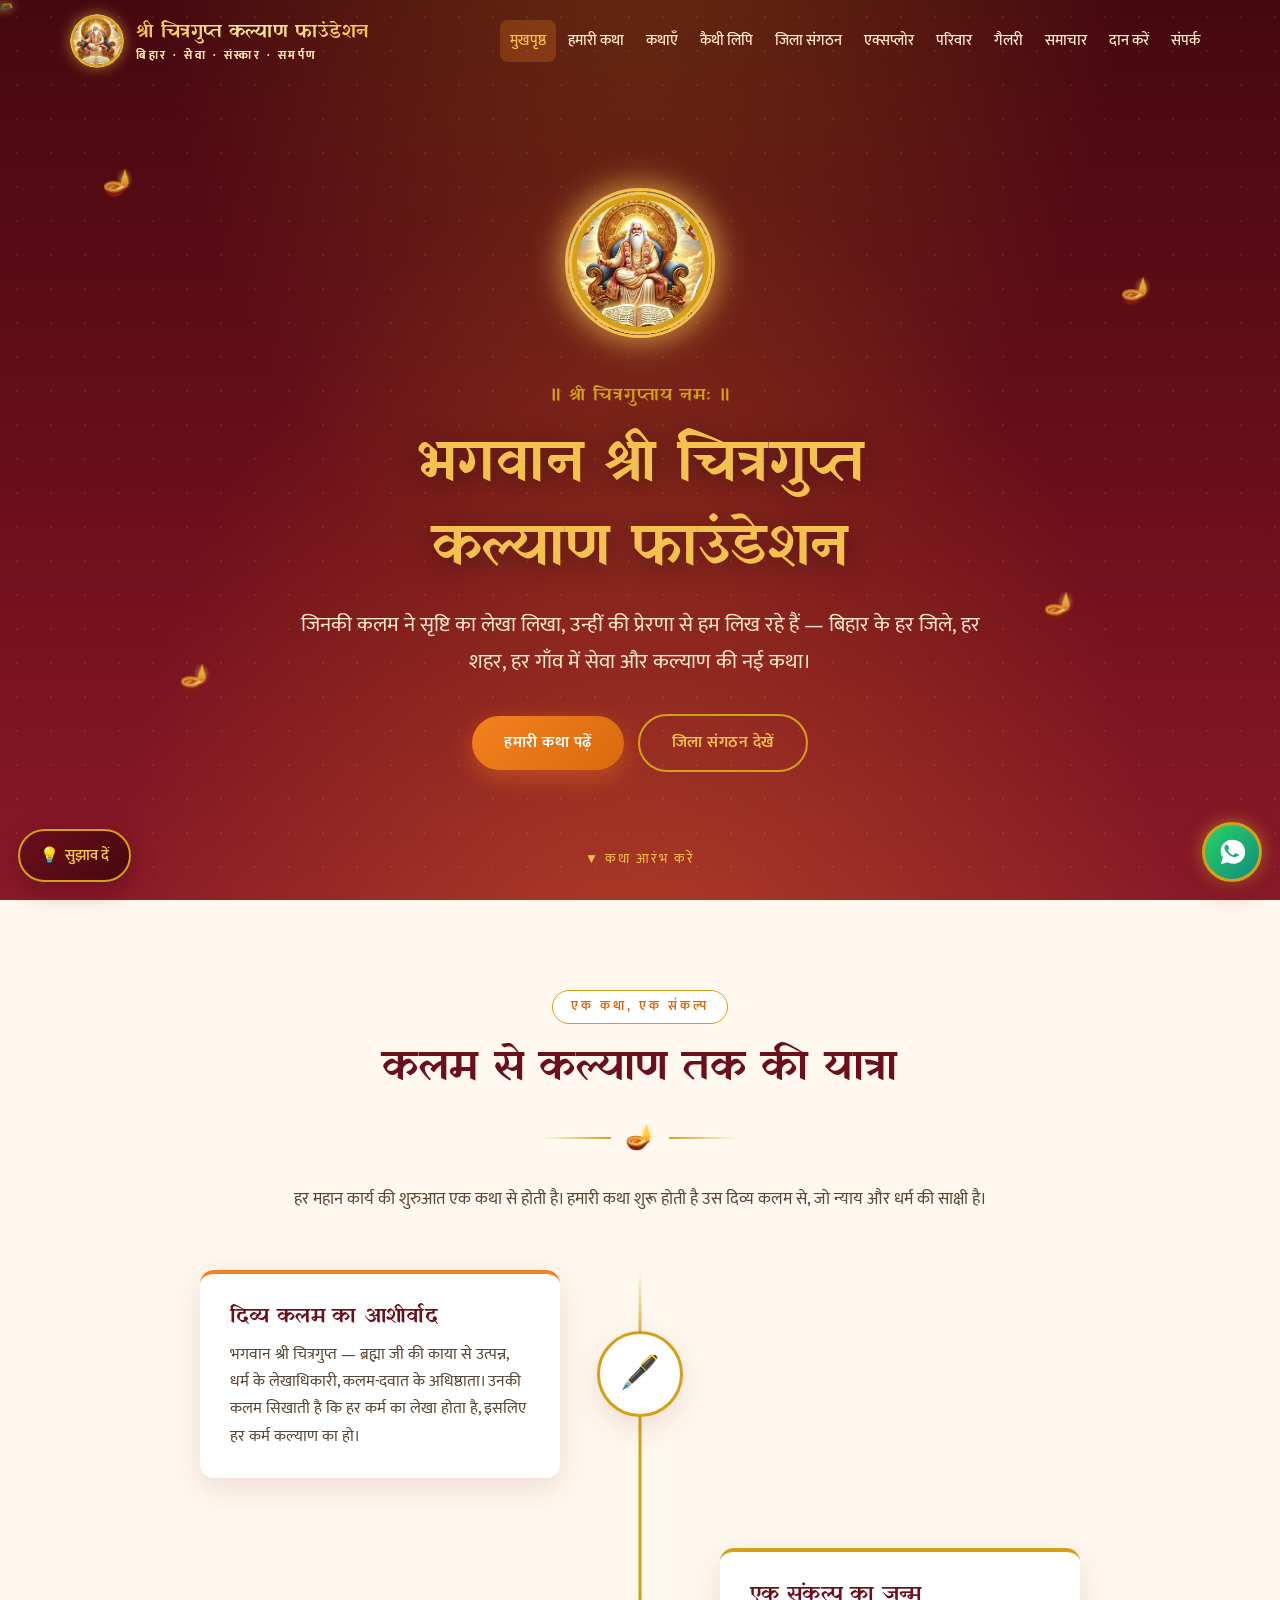
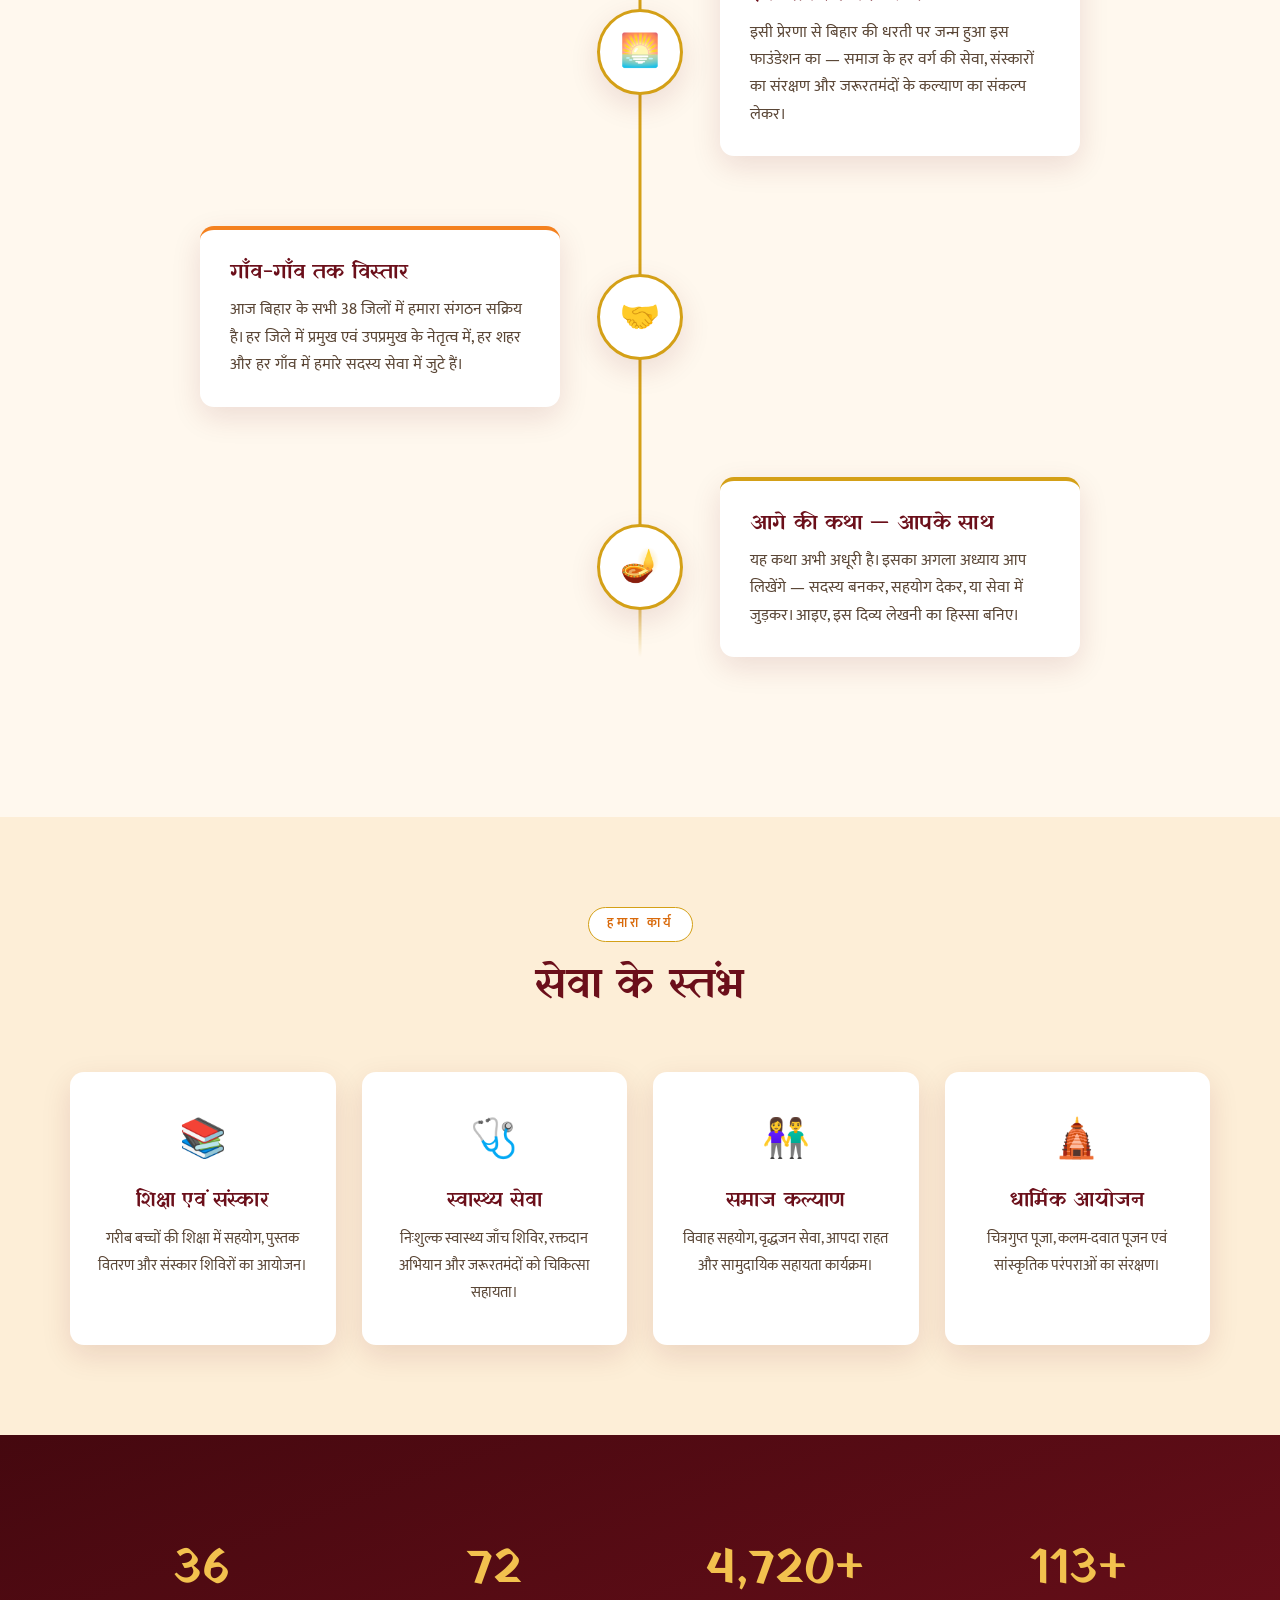
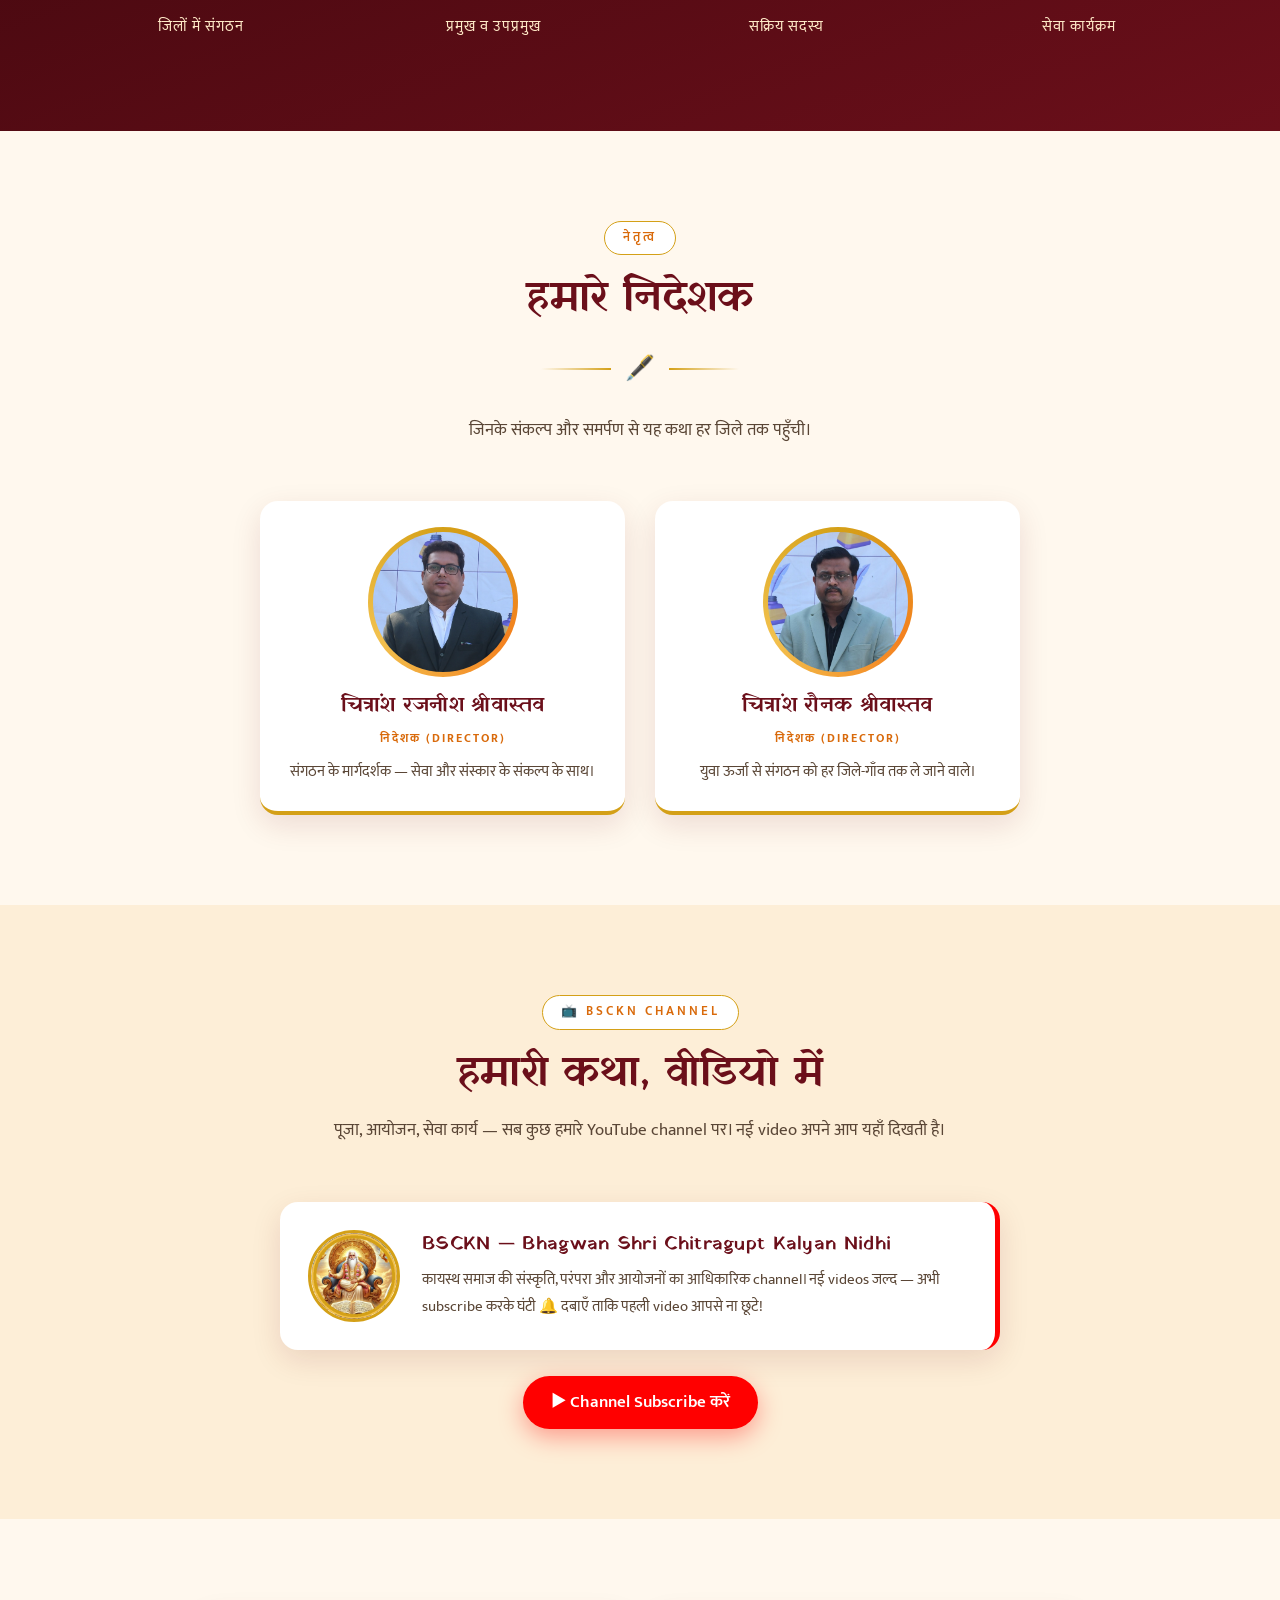
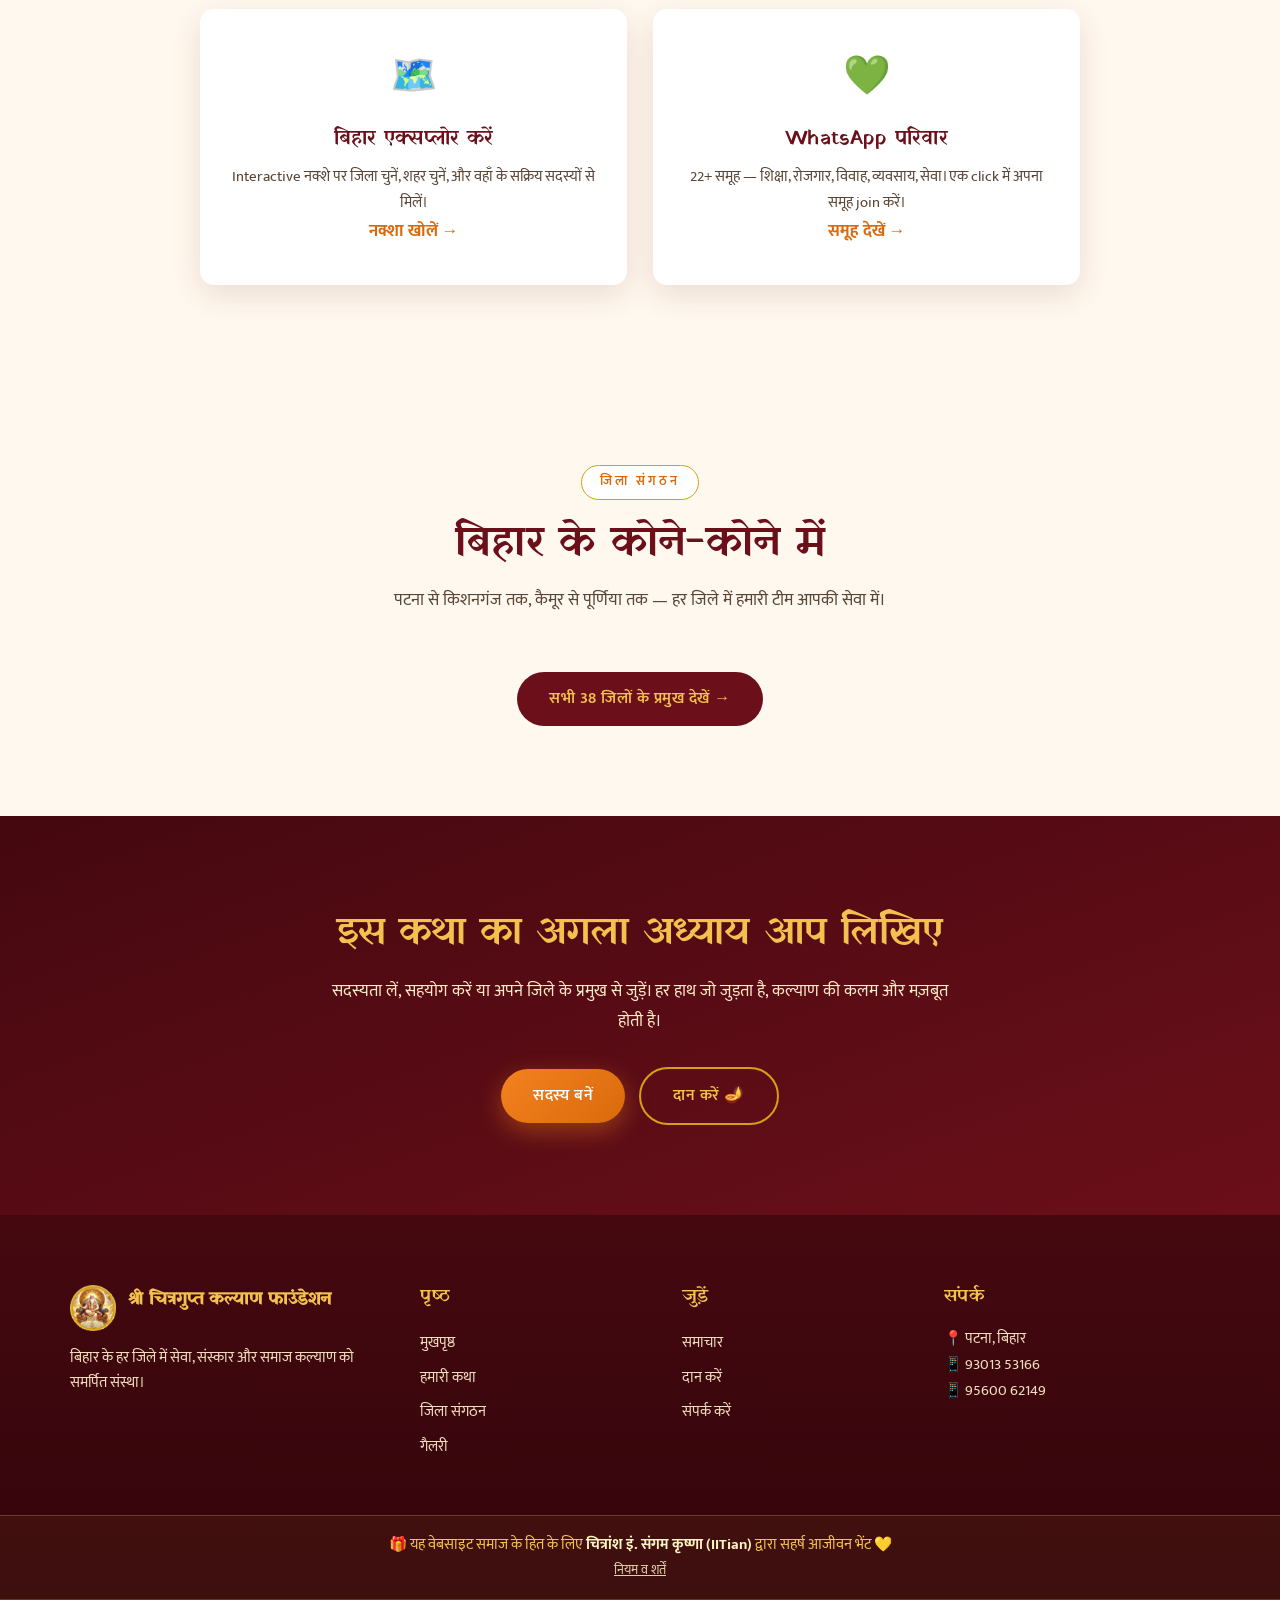
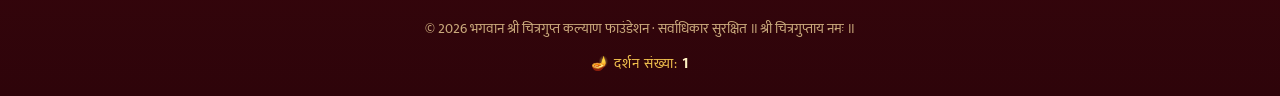
<file: index.html>
<!DOCTYPE html>
<html lang="hi">
<head>
  <meta charset="UTF-8">
  <meta name="viewport" content="width=device-width, initial-scale=1.0">
  <title>भगवान श्री चित्रगुप्त कल्याण फाउंडेशन | बिहार</title>
  <meta name="description" content="भगवान श्री चित्रगुप्त कल्याण फाउंडेशन — बिहार के सभी 38 जिलों में सेवा, संस्कार और समाज कल्याण का संकल्प। चित्रगुप्त कथाएँ, कैथी लिपि पाठशाला, जिला संगठन और सदस्यता।">
  <meta name="keywords" content="चित्रगुप्त, Chitragupta, कायस्थ, Kayastha, बिहार, Bihar NGO, चित्रांश, कैथी लिपि, Kaithi, चित्रगुप्त पूजा, कल्याण फाउंडेशन">
  <meta name="author" content="भगवान श्री चित्रगुप्त कल्याण फाउंडेशन">
  <meta name="robots" content="index, follow">
  <meta property="og:type" content="website">
  <meta property="og:site_name" content="भगवान श्री चित्रगुप्त कल्याण फाउंडेशन">
  <meta property="og:title" content="भगवान श्री चित्रगुप्त कल्याण फाउंडेशन | बिहार">
  <meta property="og:description" content="बिहार के सभी 38 जिलों में सेवा, संस्कार और समाज कल्याण। कथाएँ, कैथी लिपि पाठशाला, जिला संगठन।">
  <meta property="og:image" content="assets/img/icon-512.png">
  <meta property="og:locale" content="hi_IN">
  <meta name="twitter:card" content="summary_large_image">
  <meta name="twitter:title" content="भगवान श्री चित्रगुप्त कल्याण फाउंडेशन | बिहार">
  <meta name="twitter:description" content="बिहार के सभी 38 जिलों में सेवा, संस्कार और समाज कल्याण का संकल्प।">
  <meta name="twitter:image" content="assets/img/icon-512.png">
  <script type="application/ld+json">
  {
    "@context": "https://schema.org",
    "@type": "NGO",
    "name": "भगवान श्री चित्रगुप्त कल्याण फाउंडेशन",
    "alternateName": "Bhagwan Shri Chitragupt Kalyan Foundation",
    "description": "बिहार के सभी 38 जिलों में सेवा, संस्कार और समाज कल्याण को समर्पित संस्था।",
    "areaServed": { "@type": "State", "name": "Bihar, India" },
    "logo": "assets/img/icon-512.png",
    "sameAs": ["https://www.youtube.com/@BSCKN"],
    "contactPoint": { "@type": "ContactPoint", "telephone": "+91-9301353166", "contactType": "customer service", "availableLanguage": "Hindi" }
  }
  </script>
  <link rel="icon" href="assets/img/logo.png" type="image/png">
  <link rel="stylesheet" href="assets/css/extra.css">
  <link rel="preconnect" href="https://fonts.googleapis.com">
  <link href="https://fonts.googleapis.com/css2?family=Rozha+One&family=Mukta:wght@400;500;600;700&display=swap" rel="stylesheet">
  <link rel="stylesheet" href="assets/css/style.css"></head>
<body>

<header class="site-header">
  <div class="container header-inner">
    <a href="index.html" class="brand">
      <img src="assets/img/logo.png" alt="फाउंडेशन का लोगो">
      <span class="brand-name">श्री चित्रगुप्त कल्याण फाउंडेशन<small>बिहार · सेवा · संस्कार · समर्पण</small></span>
    </a>
    <button class="nav-toggle" aria-label="मेन्यू"><span></span><span></span><span></span></button>
    <nav class="main-nav">
      <ul>
        <li><a href="index.html">मुखपृष्ठ</a></li>
        <li><a href="katha.html">हमारी कथा</a></li>
        <li><a href="districts.html">जिला संगठन</a></li>
        <li><a href="gallery.html">गैलरी</a></li>
        <li><a href="samachar.html">समाचार</a></li>
        <li><a href="daan.html">दान करें</a></li>
        <li><a href="sampark.html">संपर्क</a></li>
      </ul>
    </nav>
  </div>
</header>

<!-- ============ HERO ============ -->
<section class="hero">
  <span class="diya" style="top:18%; left:8%">🪔</span>
  <span class="diya" style="top:30%; right:10%">🪔</span>
  <span class="diya" style="bottom:22%; left:14%">🪔</span>
  <span class="diya" style="bottom:30%; right:16%">🪔</span>
  <div class="container">
    <div class="hero-halo"><img src="assets/img/logo.png" alt="श्री चित्रगुप्त" style="border-radius:50%;object-fit:cover;width:150px;height:150px;border:3px solid var(--gold-light)"></div>
    <p class="hero-shloka">॥ श्री चित्रगुप्ताय नमः ॥</p>
    <h1>भगवान श्री चित्रगुप्त<br>कल्याण फाउंडेशन</h1>
    <p class="hero-sub">जिनकी कलम ने सृष्टि का लेखा लिखा, उन्हीं की प्रेरणा से हम लिख रहे हैं — बिहार के हर जिले, हर शहर, हर गाँव में सेवा और कल्याण की नई कथा।</p>
    <a href="katha.html" class="btn btn-saffron">हमारी कथा पढ़ें</a>
    <a href="districts.html" class="btn btn-gold-outline" style="margin-left:10px">जिला संगठन देखें</a>
  </div>
  <div class="scroll-hint">▼ कथा आरंभ करें</div>
</section>

<!-- ============ STORY ============ -->
<section>
  <div class="container">
    <div class="section-head reveal">
      <span class="section-label">एक कथा, एक संकल्प</span>
      <h2>कलम से कल्याण तक की यात्रा</h2>
      <div class="om-divider"><span>🪔</span></div>
      <p>हर महान कार्य की शुरुआत एक कथा से होती है। हमारी कथा शुरू होती है उस दिव्य कलम से, जो न्याय और धर्म की साक्षी है।</p>
    </div>

    <div class="story-flow">
      <div class="story-step">
        <div class="story-icon">🖋️</div>
        <div class="story-card reveal rv-left">
          <h3>दिव्य कलम का आशीर्वाद</h3>
          <p>भगवान श्री चित्रगुप्त — ब्रह्मा जी की काया से उत्पन्न, धर्म के लेखाधिकारी, कलम-दवात के अधिष्ठाता। उनकी कलम सिखाती है कि हर कर्म का लेखा होता है, इसलिए हर कर्म कल्याण का हो।</p>
        </div>
      </div>
      <div class="story-step">
        <div class="story-icon">🌅</div>
        <div class="story-card reveal rv-right">
          <h3>एक संकल्प का जन्म</h3>
          <p>इसी प्रेरणा से बिहार की धरती पर जन्म हुआ इस फाउंडेशन का — समाज के हर वर्ग की सेवा, संस्कारों का संरक्षण और जरूरतमंदों के कल्याण का संकल्प लेकर।</p>
        </div>
      </div>
      <div class="story-step">
        <div class="story-icon">🤝</div>
        <div class="story-card reveal rv-left">
          <h3>गाँव-गाँव तक विस्तार</h3>
          <p>आज बिहार के सभी 38 जिलों में हमारा संगठन सक्रिय है। हर जिले में प्रमुख एवं उपप्रमुख के नेतृत्व में, हर शहर और हर गाँव में हमारे सदस्य सेवा में जुटे हैं।</p>
        </div>
      </div>
      <div class="story-step">
        <div class="story-icon">🪔</div>
        <div class="story-card reveal rv-right">
          <h3>आगे की कथा — आपके साथ</h3>
          <p>यह कथा अभी अधूरी है। इसका अगला अध्याय आप लिखेंगे — सदस्य बनकर, सहयोग देकर, या सेवा में जुड़कर। आइए, इस दिव्य लेखनी का हिस्सा बनिए।</p>
        </div>
      </div>
    </div>
  </div>
</section>


<!-- ============ MISSION ============ -->
<section class="bg-cream-deep">
  <div class="container">
    <div class="section-head reveal">
      <span class="section-label">हमारा कार्य</span>
      <h2>सेवा के स्तंभ</h2>
    </div>
    <div class="cards-grid">
      <div class="card reveal d1"><div class="card-icon">📚</div><h3>शिक्षा एवं संस्कार</h3><p>गरीब बच्चों की शिक्षा में सहयोग, पुस्तक वितरण और संस्कार शिविरों का आयोजन।</p></div>
      <div class="card reveal d2"><div class="card-icon">🩺</div><h3>स्वास्थ्य सेवा</h3><p>निःशुल्क स्वास्थ्य जाँच शिविर, रक्तदान अभियान और जरूरतमंदों को चिकित्सा सहायता।</p></div>
      <div class="card reveal d3"><div class="card-icon">👫</div><h3>समाज कल्याण</h3><p>विवाह सहयोग, वृद्धजन सेवा, आपदा राहत और सामुदायिक सहायता कार्यक्रम।</p></div>
      <div class="card reveal d4"><div class="card-icon">🛕</div><h3>धार्मिक आयोजन</h3><p>चित्रगुप्त पूजा, कलम-दवात पूजन एवं सांस्कृतिक परंपराओं का संरक्षण।</p></div>
    </div>
  </div>
</section>

<!-- ============ STATS ============ -->
<section class="bg-maroon">
  <div class="container">
    <div class="stats-band">
      <div class="reveal d1"><div class="stat-num" data-count="38">0</div><div class="stat-label">जिलों में संगठन</div></div>
      <div class="reveal d2"><div class="stat-num" data-count="76">0</div><div class="stat-label">प्रमुख व उपप्रमुख</div></div>
      <div class="reveal d3"><div class="stat-num" data-count="5000" data-suffix="+">0</div><div class="stat-label">सक्रिय सदस्य</div></div>
      <div class="reveal d4"><div class="stat-num" data-count="120" data-suffix="+">0</div><div class="stat-label">सेवा कार्यक्रम</div></div>
    </div>
  </div>
</section>

<!-- ============ DIRECTORS ============ -->
<section>
  <div class="container">
    <div class="section-head reveal">
      <span class="section-label">नेतृत्व</span>
      <h2>हमारे निदेशक</h2>
      <div class="om-divider"><span>🖋️</span></div>
      <p>जिनके संकल्प और समर्पण से यह कथा हर जिले तक पहुँची।</p>
    </div>
    <div class="directors-grid">
      <div class="director-card reveal d1">
        <div class="director-photo"><img src="assets/img/Rajnish.JPG" alt="चित्रांश रजनीश श्रीवास्तव"></div>
        <h3>चित्रांश रजनीश श्रीवास्तव</h3>
        <span class="director-role">निदेशक (Director)</span>
        <p>संगठन के मार्गदर्शक — सेवा और संस्कार के संकल्प के साथ।</p>
      </div>
      <div class="director-card reveal d2">
        <div class="director-photo"><img src="assets/img/Raunak.jpg" alt="चित्रांश रौनक श्रीवास्तव"></div>
        <h3>चित्रांश रौनक श्रीवास्तव</h3>
        <span class="director-role">निदेशक (Director)</span>
        <p>युवा ऊर्जा से संगठन को हर जिले-गाँव तक ले जाने वाले।</p>
      </div>
    </div>
  </div>
</section>

<!-- ============ YOUTUBE ============ -->
<section class="bg-cream-deep">
  <div class="container">
    <div class="section-head reveal">
      <span class="section-label">📺 BSCKN Channel</span>
      <h2>हमारी कथा, वीडियो में</h2>
      <p>पूजा, आयोजन, सेवा कार्य — सब कुछ हमारे YouTube channel पर। नई video अपने आप यहाँ दिखती है।</p>
    </div>
    <div id="ytArea" class="reveal rv-zoom"></div>
    <div style="text-align:center" class="reveal d1">
      <a class="yt-btn" href="https://www.youtube.com/@BSCKN" target="_blank" rel="noopener">▶ Channel Subscribe करें</a>
    </div>
    <script>
    document.addEventListener('DOMContentLoaded', () => {
      const area = document.getElementById('ytArea');
      if (typeof YT_VIDEOS !== 'undefined' && YT_VIDEOS.length) {
        /* videos मौजूद: click-to-play thumbnails (fast + error-proof) */
        area.innerHTML = `
          <div class="yt-wrap" id="ytMain">
            <button class="yt-thumb" data-id="${YT_VIDEOS[0].id}" style="background-image:url('https://i.ytimg.com/vi/${YT_VIDEOS[0].id}/hqdefault.jpg')">
              <span class="yt-play">▶</span><span class="yt-title">${YT_VIDEOS[0].title || ''}</span>
            </button>
          </div>
          ${YT_VIDEOS.length > 1 ? `<div class="yt-grid">` + YT_VIDEOS.slice(1, 7).map(v => `
            <button class="yt-thumb" data-id="${v.id}" style="background-image:url('https://i.ytimg.com/vi/${v.id}/mqdefault.jpg')">
              <span class="yt-play">▶</span><span class="yt-title">${v.title || ''}</span>
            </button>`).join('') + `</div>` : ''}`;
        area.addEventListener('click', e => {
          const b = e.target.closest('.yt-thumb'); if (!b) return;
          document.getElementById('ytMain').innerHTML =
            `<iframe src="https://www.youtube.com/embed/${b.dataset.id}?autoplay=1" title="BSCKN video" allowfullscreen
              allow="accelerometer; autoplay; clipboard-write; encrypted-media; gyroscope; picture-in-picture"></iframe>`;
          document.getElementById('ytMain').scrollIntoView({ behavior: 'smooth', block: 'center' });
        });
      } else {
        /* अभी video list खाली: सुंदर channel card (टूटा player नहीं) */
        area.innerHTML = `
          <div class="yt-channel-card">
            <img src="assets/img/logo.png" alt="BSCKN">
            <div>
              <h3>BSCKN — Bhagwan Shri Chitragupt Kalyan Nidhi</h3>
              <p>कायस्थ समाज की संस्कृति, परंपरा और आयोजनों का आधिकारिक channel। नई videos जल्द — अभी subscribe करके घंटी 🔔 दबाएँ ताकि पहली video आपसे ना छूटे!</p>
            </div>
          </div>`;
      }
    });
    </script>
  </div>
</section>

<!-- ============ EXPLORE + PARIVAR TEASER ============ -->
<section>
  <div class="container">
    <div class="cards-grid" style="max-width:880px;margin:0 auto">
      <a class="card reveal d1" href="explore.html" style="display:block">
        <div class="card-icon">🗺️</div>
        <h3>बिहार एक्सप्लोर करें</h3>
        <p>Interactive नक्शे पर जिला चुनें, शहर चुनें, और वहाँ के सक्रिय सदस्यों से मिलें।</p>
        <span style="font-weight:700;color:var(--saffron-deep)">नक्शा खोलें →</span>
      </a>
      <a class="card reveal d2" href="parivar.html" style="display:block">
        <div class="card-icon">💚</div>
        <h3>WhatsApp परिवार</h3>
        <p>22+ समूह — शिक्षा, रोजगार, विवाह, व्यवसाय, सेवा। एक click में अपना समूह join करें।</p>
        <span style="font-weight:700;color:var(--saffron-deep)">समूह देखें →</span>
      </a>
    </div>
  </div>
</section>

<!-- ============ DISTRICTS TEASER ============ -->
<section>
  <div class="container">
    <div class="section-head reveal">
      <span class="section-label">जिला संगठन</span>
      <h2>बिहार के कोने-कोने में</h2>
      <p>पटना से किशनगंज तक, कैमूर से पूर्णिया तक — हर जिले में हमारी टीम आपकी सेवा में।</p>
    </div>
    <div style="text-align:center" class="reveal">
      <a href="districts.html" class="btn btn-maroon">सभी 38 जिलों के प्रमुख देखें →</a>
    </div>
  </div>
</section>


<!-- ============ CTA ============ -->
<section class="bg-maroon">
  <div class="container" style="text-align:center">
    <h2 class="reveal" style="font-size:clamp(1.6rem,3.5vw,2.4rem)">इस कथा का अगला अध्याय आप लिखिए</h2>
    <p class="reveal d1" style="max-width:620px;margin:16px auto 30px">सदस्यता लें, सहयोग करें या अपने जिले के प्रमुख से जुड़ें। हर हाथ जो जुड़ता है, कल्याण की कलम और मज़बूत होती है।</p>
    <div class="reveal d2">
      <a href="sampark.html" class="btn btn-saffron">सदस्य बनें</a>
      <a href="daan.html" class="btn btn-gold-outline" style="margin-left:10px">दान करें 🪔</a>
    </div>
  </div>
</section>

<footer class="site-footer">
  <div class="container">
    <div class="footer-grid">
      <div>
        <div class="footer-brand">
          <img src="assets/img/logo.png" alt="लोगो">
          <strong style="color:var(--gold-light);font-family:var(--font-display)">श्री चित्रगुप्त कल्याण फाउंडेशन</strong>
        </div>
        <p style="font-size:.92rem">बिहार के हर जिले में सेवा, संस्कार और समाज कल्याण को समर्पित संस्था।</p>
      </div>
      <div>
        <h4>पृष्ठ</h4>
        <a href="index.html">मुखपृष्ठ</a>
        <a href="katha.html">हमारी कथा</a>
        <a href="districts.html">जिला संगठन</a>
        <a href="gallery.html">गैलरी</a>
      </div>
      <div>
        <h4>जुड़ें</h4>
        <a href="samachar.html">समाचार</a>
        <a href="daan.html">दान करें</a>
        <a href="sampark.html">संपर्क करें</a>
      </div>
      <div>
        <h4>संपर्क</h4>
        <p style="font-size:.92rem">📍 पटना, बिहार<br>📱 93013 53166<br>📱 95600 62149</p>
      </div>
    </div>
  </div>
  <div class="footer-bottom">© 2026 भगवान श्री चित्रगुप्त कल्याण फाउंडेशन · सर्वाधिकार सुरक्षित ॥ श्री चित्रगुप्ताय नमः ॥</div>
</footer>

<script src="assets/js/data.js"></script>
<script src="assets/js/main.js"></script>
</body>
</html>
</file>
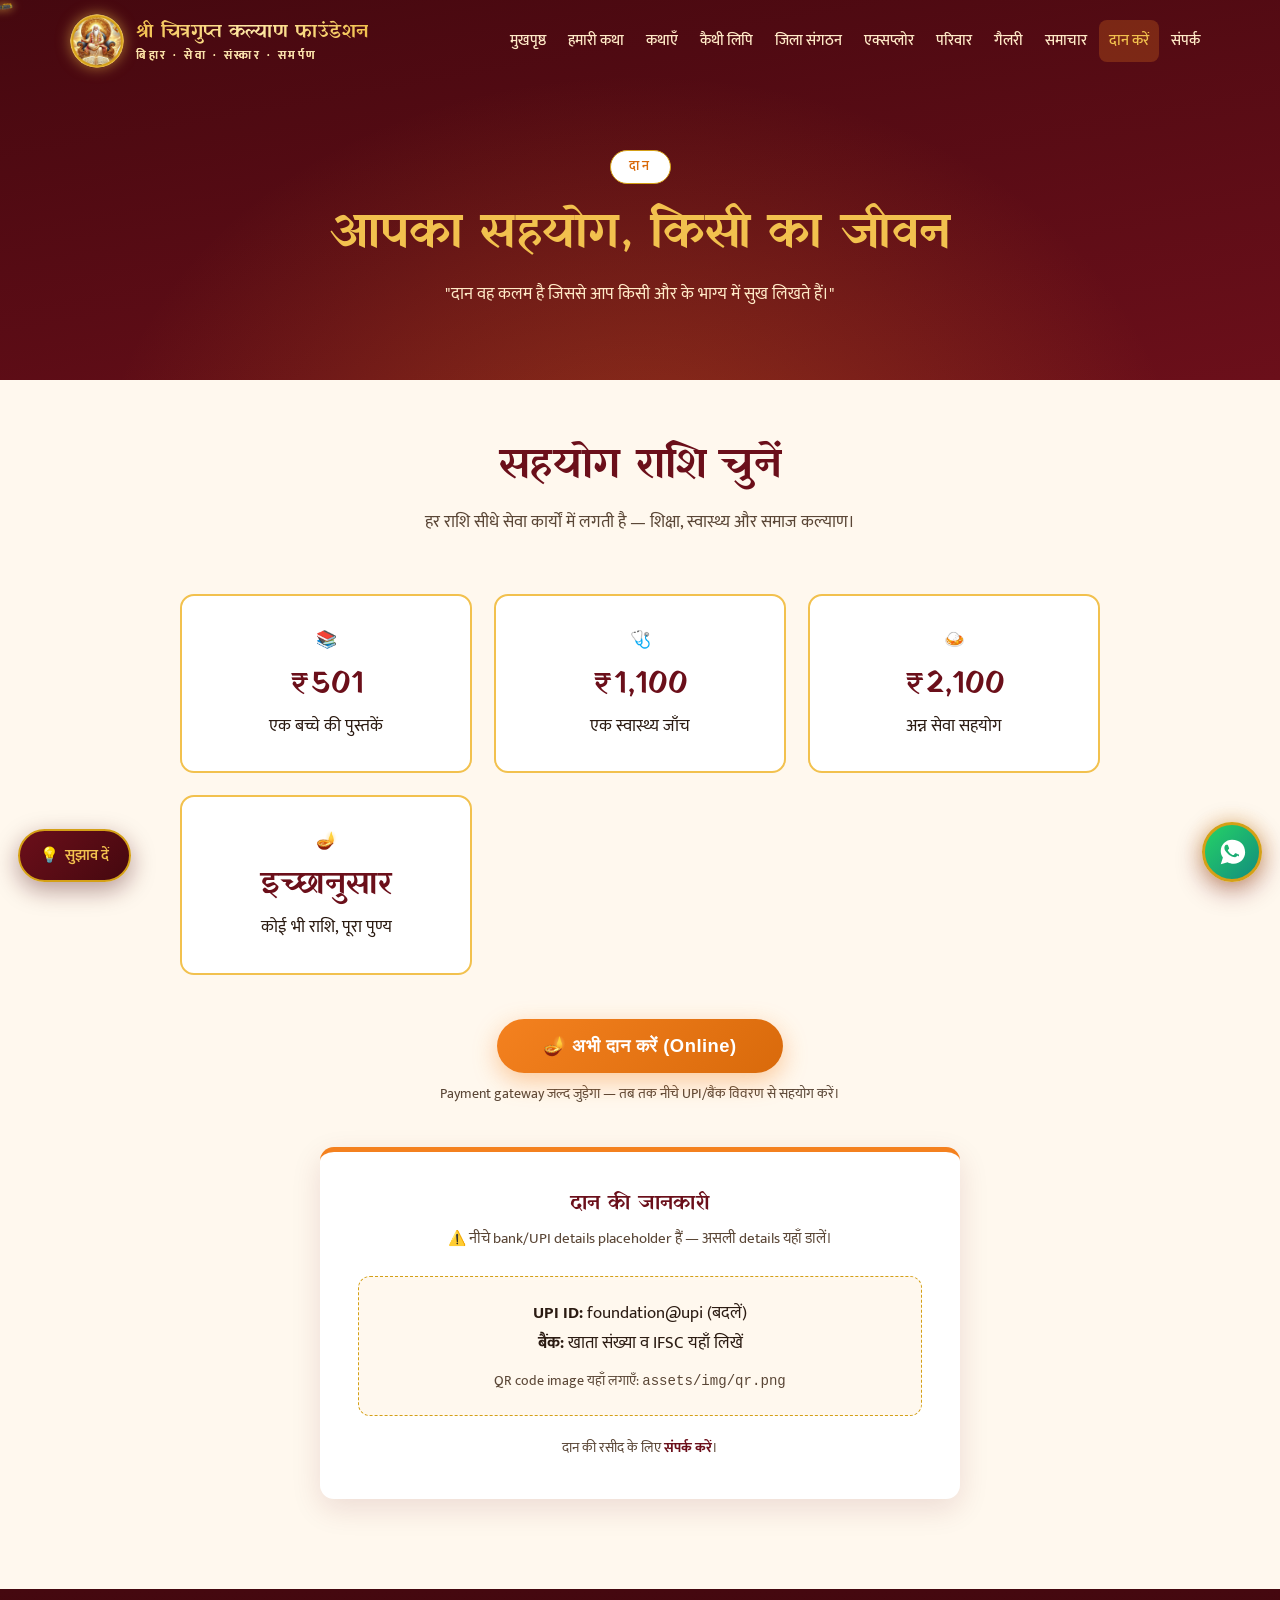
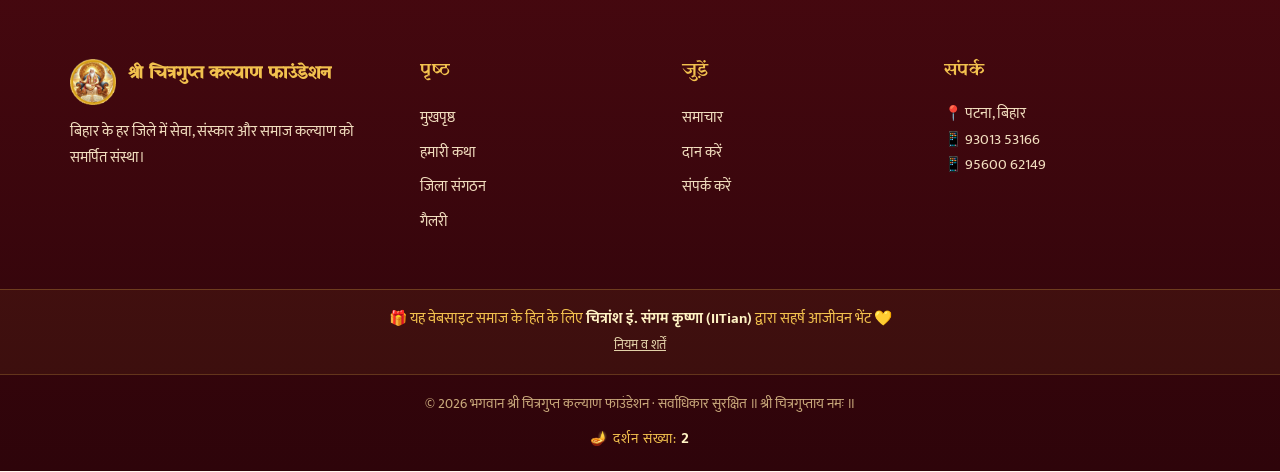
<file: daan.html>
<!DOCTYPE html>
<html lang="hi">
<head>
  <meta charset="UTF-8">
  <meta name="viewport" content="width=device-width, initial-scale=1.0">
  <title>दान करें | श्री चित्रगुप्त कल्याण फाउंडेशन</title>
  <meta name="description" content="फाउंडेशन के सेवा कार्यों में सहयोग करें — आपका दान किसी का जीवन बदल सकता है।">
  <link rel="icon" href="assets/img/logo.png" type="image/svg+xml">
  <link rel="preconnect" href="https://fonts.googleapis.com">
  <link href="https://fonts.googleapis.com/css2?family=Rozha+One&family=Mukta:wght@400;500;600;700&display=swap" rel="stylesheet">
  <link rel="stylesheet" href="assets/css/style.css"></head>
<body>

<header class="site-header scrolled">
  <div class="container header-inner">
    <a href="index.html" class="brand">
      <img src="assets/img/logo.png" alt="फाउंडेशन का लोगो">
      <span class="brand-name">श्री चित्रगुप्त कल्याण फाउंडेशन<small>बिहार · सेवा · संस्कार · समर्पण</small></span>
    </a>
    <button class="nav-toggle" aria-label="मेन्यू"><span></span><span></span><span></span></button>
    <nav class="main-nav">
      <ul>
        <li><a href="index.html">मुखपृष्ठ</a></li>
        <li><a href="katha.html">हमारी कथा</a></li>
        <li><a href="districts.html">जिला संगठन</a></li>
        <li><a href="gallery.html">गैलरी</a></li>
        <li><a href="samachar.html">समाचार</a></li>
        <li><a href="daan.html">दान करें</a></li>
        <li><a href="sampark.html">संपर्क</a></li>
      </ul>
    </nav>
  </div>
</header>

<section class="page-hero">
  <div class="container">
    <span class="section-label">दान</span>
    <h1>आपका सहयोग, किसी का जीवन</h1>
    <p>"दान वह कलम है जिससे आप किसी और के भाग्य में सुख लिखते हैं।"</p>
  </div>
</section>

<section style="padding-top:56px">
  <div class="container">
    <div class="section-head reveal">
      <h2>सहयोग राशि चुनें</h2>
      <p>हर राशि सीधे सेवा कार्यों में लगती है — शिक्षा, स्वास्थ्य और समाज कल्याण।</p>
    </div>
    <div class="daan-options">
      <div class="daan-card reveal d1"><div class="card-icon">📚</div><div class="daan-amount">₹501</div><p>एक बच्चे की पुस्तकें</p></div>
      <div class="daan-card reveal d2"><div class="card-icon">🩺</div><div class="daan-amount">₹1,100</div><p>एक स्वास्थ्य जाँच</p></div>
      <div class="daan-card reveal d3"><div class="card-icon">🍛</div><div class="daan-amount">₹2,100</div><p>अन्न सेवा सहयोग</p></div>
      <div class="daan-card reveal d4"><div class="card-icon">🪔</div><div class="daan-amount">इच्छानुसार</div><p>कोई भी राशि, पूरा पुण्य</p></div>
    </div>

    <div style="text-align:center;margin-top:44px" class="reveal">
      <!-- PAYMENT GATEWAY: Razorpay/Instamojo जोड़ने पर इस button का onclick बदलें -->
      <button class="btn btn-saffron" style="font-size:1.15rem;padding:16px 46px"
        onclick="alert('🙏 Online Payment सुविधा जल्द शुरू होगी। तब तक नीचे दिए UPI/बैंक विवरण से दान करें।')">
        🪔 अभी दान करें (Online)
      </button>
      <p style="font-size:.85rem;color:var(--ink-soft);margin-top:10px">Payment gateway जल्द जुड़ेगा — तब तक नीचे UPI/बैंक विवरण से सहयोग करें।</p>
    </div>

    <div class="form-card reveal" style="margin-top:40px">
      <h3 style="text-align:center;margin-bottom:8px">दान की जानकारी</h3>
      <p style="text-align:center;color:var(--ink-soft);font-size:.92rem;margin-bottom:24px">
        ⚠️ नीचे bank/UPI details placeholder हैं — असली details यहाँ डालें।
      </p>
      <div style="background:var(--cream);border:1.5px dashed var(--gold);border-radius:12px;padding:22px;text-align:center">
        <p><strong>UPI ID:</strong> foundation@upi (बदलें)</p>
        <p><strong>बैंक:</strong> खाता संख्या व IFSC यहाँ लिखें</p>
        <p style="margin-top:10px;font-size:.88rem;color:var(--ink-soft)">QR code image यहाँ लगाएँ: <code>assets/img/qr.png</code></p>
      </div>
      <p style="text-align:center;margin-top:20px;font-size:.9rem;color:var(--ink-soft)">दान की रसीद के लिए <a href="sampark.html"><strong>संपर्क करें</strong></a>।</p>
    </div>
  </div>
</section>


<footer class="site-footer">
  <div class="container">
    <div class="footer-grid">
      <div>
        <div class="footer-brand">
          <img src="assets/img/logo.png" alt="लोगो">
          <strong style="color:var(--gold-light);font-family:var(--font-display)">श्री चित्रगुप्त कल्याण फाउंडेशन</strong>
        </div>
        <p style="font-size:.92rem">बिहार के हर जिले में सेवा, संस्कार और समाज कल्याण को समर्पित संस्था।</p>
      </div>
      <div>
        <h4>पृष्ठ</h4>
        <a href="index.html">मुखपृष्ठ</a>
        <a href="katha.html">हमारी कथा</a>
        <a href="districts.html">जिला संगठन</a>
        <a href="gallery.html">गैलरी</a>
      </div>
      <div>
        <h4>जुड़ें</h4>
        <a href="samachar.html">समाचार</a>
        <a href="daan.html">दान करें</a>
        <a href="sampark.html">संपर्क करें</a>
      </div>
      <div>
        <h4>संपर्क</h4>
        <p style="font-size:.92rem">📍 पटना, बिहार<br>📱 93013 53166<br>📱 95600 62149</p>
      </div>
    </div>
  </div>
  <div class="footer-bottom">© 2026 भगवान श्री चित्रगुप्त कल्याण फाउंडेशन · सर्वाधिकार सुरक्षित ॥ श्री चित्रगुप्ताय नमः ॥</div>
</footer>

<script src="assets/js/data.js"></script>
<script src="assets/js/main.js"></script>
</body>
</html>
</file>
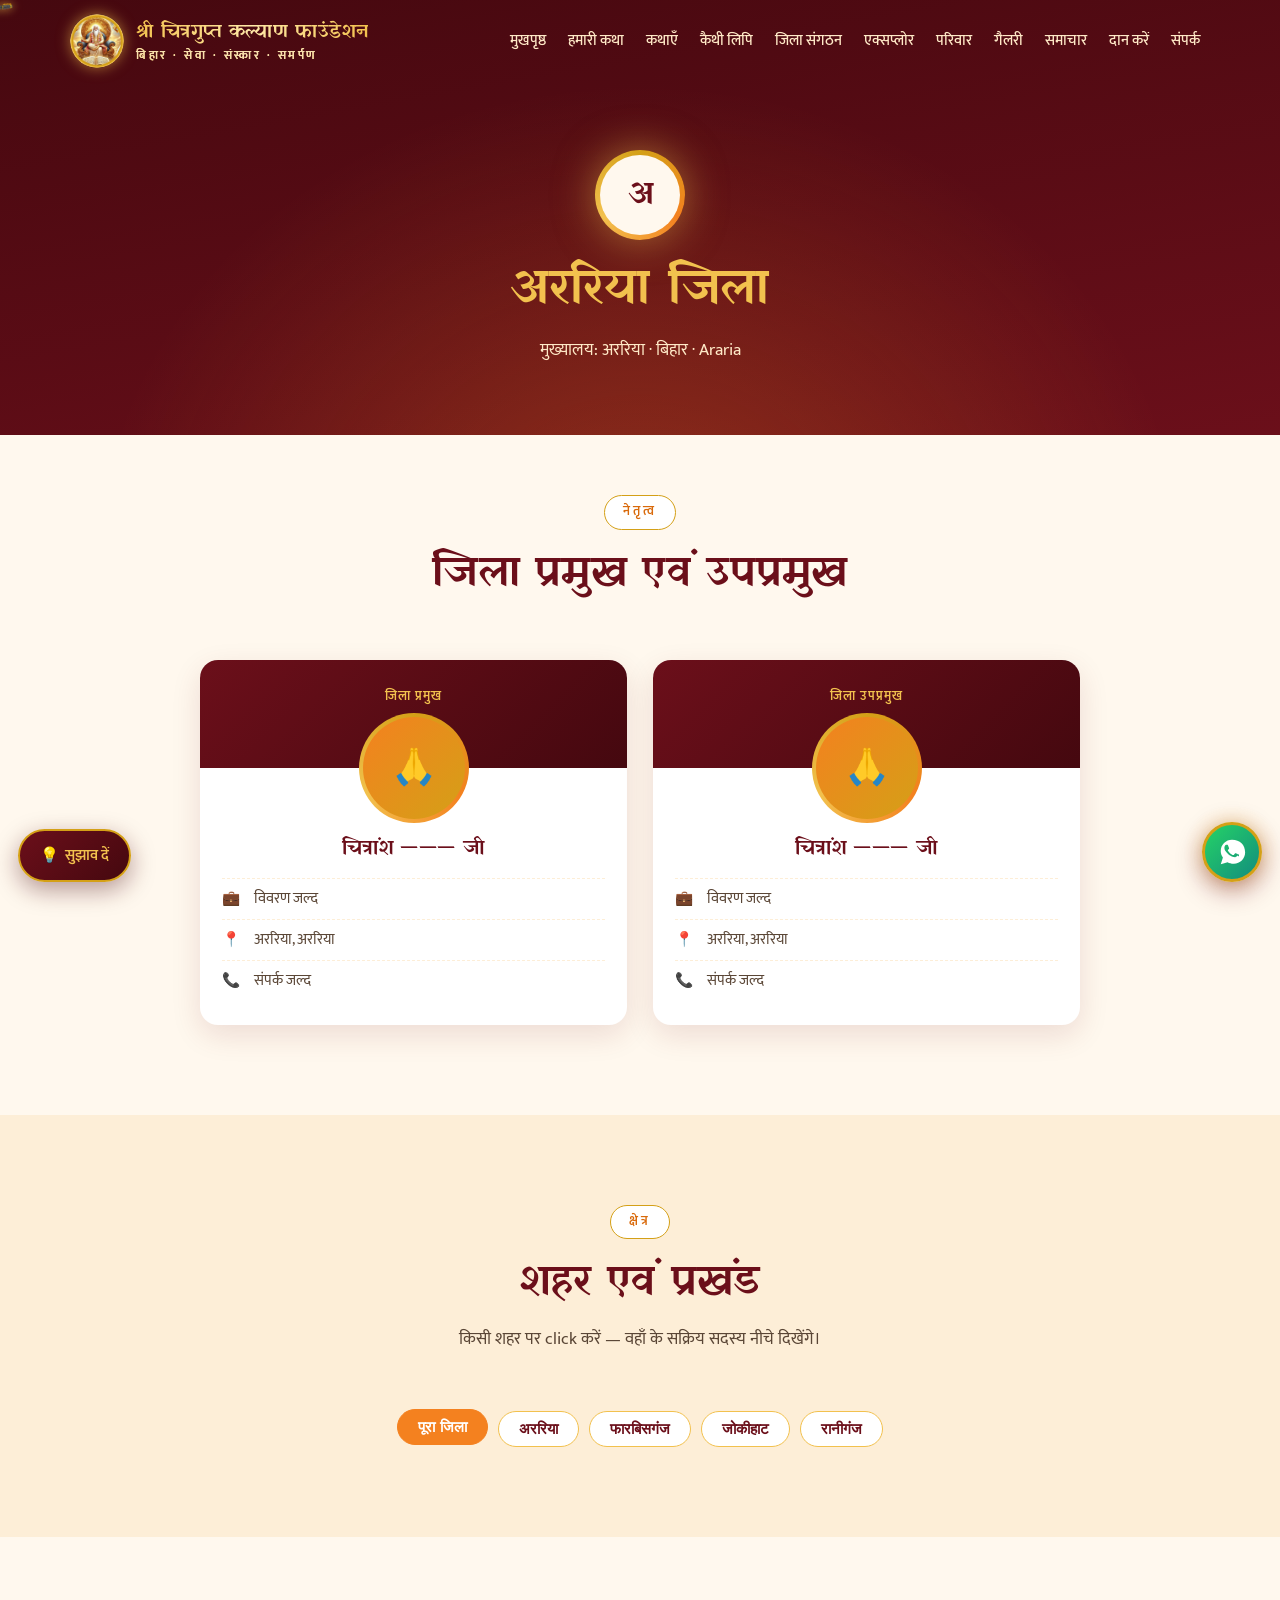
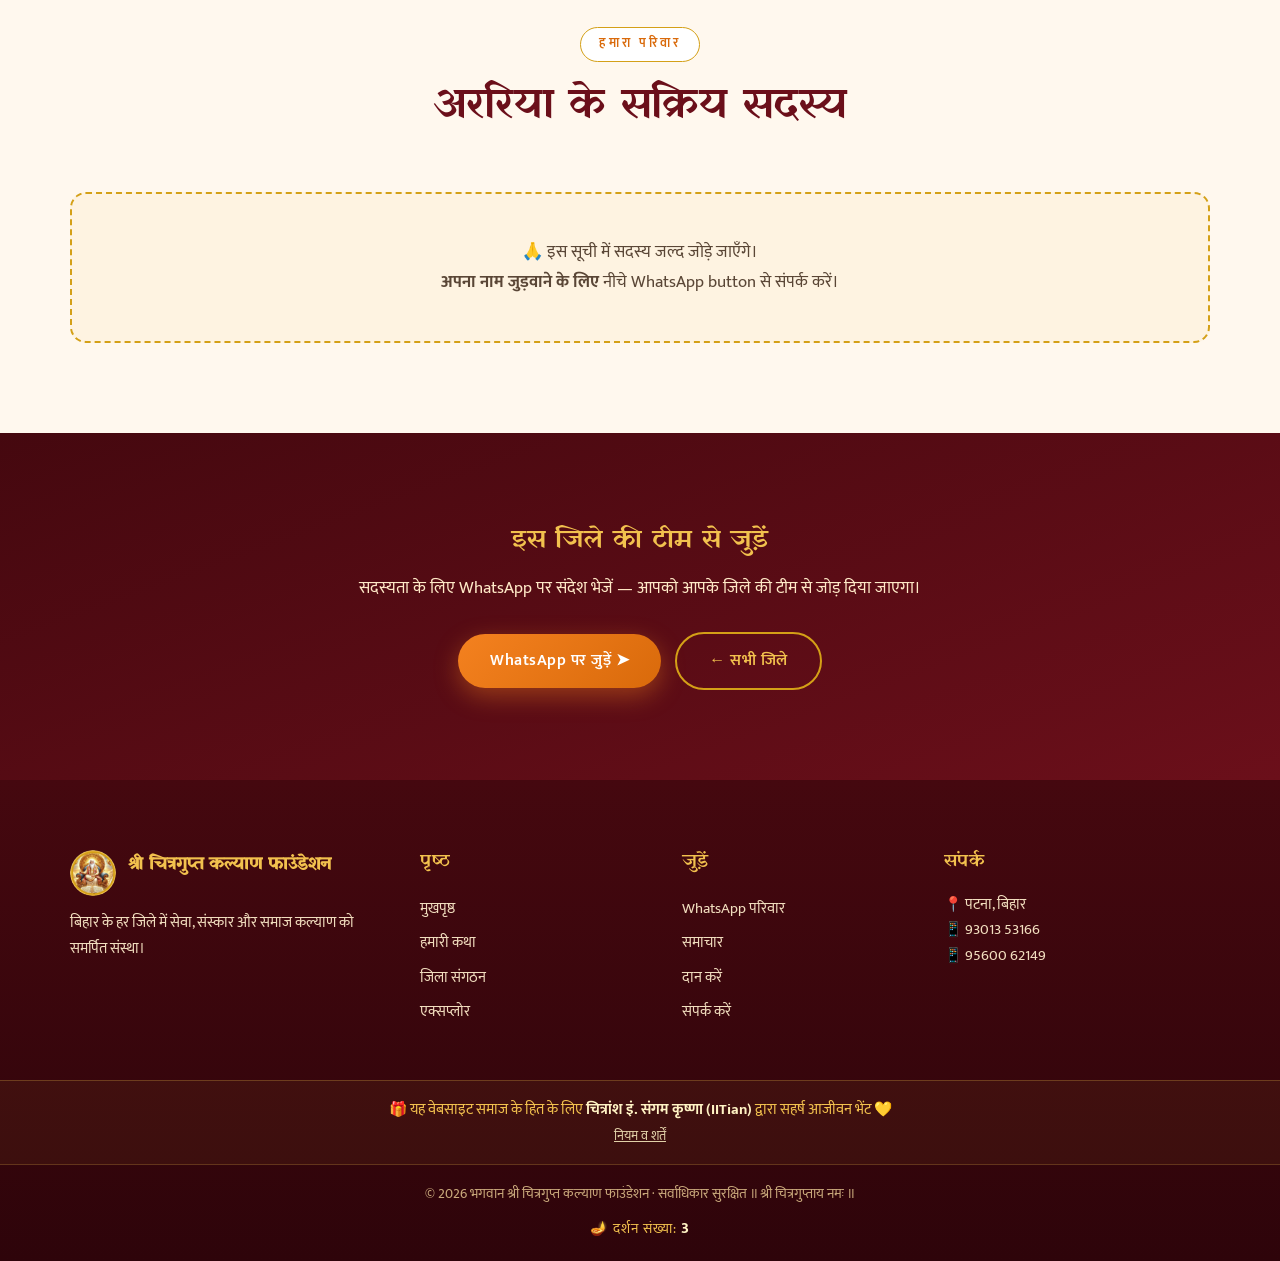
<file: district.html>
<!DOCTYPE html>
<html lang="hi">
<head>
  <meta charset="UTF-8">
  <meta name="viewport" content="width=device-width, initial-scale=1.0">
  <title>जिला विवरण | श्री चित्रगुप्त कल्याण फाउंडेशन</title>
  <meta name="description" content="जिले के प्रमुख, उपप्रमुख एवं सक्रिय सदस्यों का पूरा विवरण।">
  <link rel="icon" href="assets/img/logo.png" type="image/png">
  <link rel="preconnect" href="https://fonts.googleapis.com">
  <link href="https://fonts.googleapis.com/css2?family=Rozha+One&family=Mukta:wght@400;500;600;700&display=swap" rel="stylesheet">
  <link rel="stylesheet" href="assets/css/style.css">
  <link rel="stylesheet" href="assets/css/extra.css"></head>
<body>

<header class="site-header scrolled">
  <div class="container header-inner">
    <a href="index.html" class="brand">
      <img src="assets/img/logo.png" alt="फाउंडेशन का लोगो" style="border-radius:50%">
      <span class="brand-name">श्री चित्रगुप्त कल्याण फाउंडेशन<small>बिहार · सेवा · संस्कार · समर्पण</small></span>
    </a>
    <button class="nav-toggle" aria-label="मेन्यू"><span></span><span></span><span></span></button>
    <nav class="main-nav">
      <ul>
        <li><a href="index.html">मुखपृष्ठ</a></li>
        <li><a href="katha.html">हमारी कथा</a></li>
        <li><a href="districts.html">जिला संगठन</a></li>
        <li><a href="gallery.html">गैलरी</a></li>
        <li><a href="samachar.html">समाचार</a></li>
        <li><a href="daan.html">दान करें</a></li>
        <li><a href="sampark.html">संपर्क</a></li>
      </ul>
    </nav>
  </div>
</header>

<section class="page-hero">
  <div class="container">
    <div class="district-badge"><span id="dBadge">🛕</span></div>
    <h1 id="dName">जिला</h1>
    <p id="dSub">मुख्यालय — · बिहार</p>
  </div>
</section>

<section style="padding-top:60px">
  <div class="container">
    <div class="section-head reveal">
      <span class="section-label">नेतृत्व</span>
      <h2>जिला प्रमुख एवं उपप्रमुख</h2>
    </div>
    <div class="leader-grid" id="leaderGrid"></div>
  </div>
</section>

<section class="bg-cream-deep">
  <div class="container">
    <div class="section-head reveal">
      <span class="section-label">क्षेत्र</span>
      <h2>शहर एवं प्रखंड</h2>
      <p>किसी शहर पर click करें — वहाँ के सक्रिय सदस्य नीचे दिखेंगे।</p>
    </div>
    <div class="city-chips" id="cityChips"></div>
  </div>
</section>

<section>
  <div class="container">
    <div class="section-head reveal">
      <span class="section-label">हमारा परिवार</span>
      <h2 id="memTitle">सक्रिय सदस्य</h2>
    </div>
    <div class="member-grid" id="memberGrid"></div>
    <div class="empty-state" id="memEmpty" style="display:none">
      🙏 इस सूची में सदस्य जल्द जोड़े जाएँगे।<br>
      <strong>अपना नाम जुड़वाने के लिए</strong> नीचे WhatsApp button से संपर्क करें।
    </div>
  </div>
</section>


<section class="bg-maroon">
  <div class="container" style="text-align:center">
    <h2 class="reveal">इस जिले की टीम से जुड़ें</h2>
    <p class="reveal d1" style="max-width:600px;margin:14px auto 28px">सदस्यता के लिए WhatsApp पर संदेश भेजें — आपको आपके जिले की टीम से जोड़ दिया जाएगा।</p>
    <a id="joinWa" href="#" target="_blank" rel="noopener" class="btn btn-saffron reveal d2">WhatsApp पर जुड़ें ➤</a>
    <a href="districts.html" class="btn btn-gold-outline reveal d3" style="margin-left:10px">← सभी जिले</a>
  </div>
</section>

<footer class="site-footer">
  <div class="container">
    <div class="footer-grid">
      <div>
        <div class="footer-brand">
          <img src="assets/img/logo.png" alt="लोगो" style="border-radius:50%">
          <strong style="color:var(--gold-light);font-family:var(--font-display)">श्री चित्रगुप्त कल्याण फाउंडेशन</strong>
        </div>
        <p style="font-size:.92rem">बिहार के हर जिले में सेवा, संस्कार और समाज कल्याण को समर्पित संस्था।</p>
      </div>
      <div>
        <h4>पृष्ठ</h4>
        <a href="index.html">मुखपृष्ठ</a>
        <a href="katha.html">हमारी कथा</a>
        <a href="districts.html">जिला संगठन</a>
        <a href="explore.html">एक्सप्लोर</a>
      </div>
      <div>
        <h4>जुड़ें</h4>
        <a href="parivar.html">WhatsApp परिवार</a>
        <a href="samachar.html">समाचार</a>
        <a href="daan.html">दान करें</a>
        <a href="sampark.html">संपर्क करें</a>
      </div>
      <div>
        <h4>संपर्क</h4>
        <p style="font-size:.92rem">📍 पटना, बिहार<br>📱 93013 53166<br>📱 95600 62149</p>
      </div>
    </div>
  </div>
  <div class="footer-bottom">© 2026 भगवान श्री चित्रगुप्त कल्याण फाउंडेशन · सर्वाधिकार सुरक्षित ॥ श्री चित्रगुप्ताय नमः ॥</div>
</footer>

<script src="assets/js/data.js"></script>
<script src="assets/js/main.js"></script>
<script>
document.addEventListener('DOMContentLoaded', () => {
  const id = new URLSearchParams(location.search).get('d');
  const d = getDistrict(id) || DISTRICTS[0];
  document.title = d.name + ' — जिला संगठन | श्री चित्रगुप्त कल्याण फाउंडेशन';
  document.getElementById('dName').textContent = d.name + ' जिला';
  document.getElementById('dBadge').textContent = d.name[0];
  document.getElementById('dSub').textContent = 'मुख्यालय: ' + d.hq + ' · बिहार · ' + d.en;

  const initial = s => { const t = (s||'').replace(/^चित्रांश\s*/, '').trim(); return t && t[0] !== '—' ? t[0] : '🙏'; };
  const photoEl = p => p.photo
    ? `<img src="${p.photo}" alt="${p.name}">`
    : `<div class="ph-avatar">${initial(p.name)}</div>`;

  /* नेतृत्व cards */
  document.getElementById('leaderGrid').innerHTML = [d.pramukh, d.upPramukh].map((p, i) => `
    <div class="leader-card reveal visible" style="transition-delay:${i * .15}s">
      <div class="leader-top"><div class="dc-role">${p.role}</div></div>
      <div class="leader-photo">${photoEl(p)}</div>
      <div class="leader-body">
        <h3>${p.name}</h3>
        <ul class="leader-meta">
          <li><span>💼</span> ${p.profession || 'विवरण जल्द'}</li>
          <li><span>📍</span> ${p.address || (p.city || d.hq) + ', ' + d.name}</li>
          <li><span>📞</span> ${p.phone ? `<a href="tel:+91${p.phone}"><strong>${p.phone}</strong></a>` : 'संपर्क जल्द'}</li>
          ${p.phone ? `<li><span>💬</span> <a href="https://wa.me/91${p.phone}" target="_blank" rel="noopener" style="color:#128c7e;font-weight:700">WhatsApp करें</a></li>` : ''}
        </ul>
      </div>
    </div>`).join('');

  /* शहर chips + member filter */
  const chips = document.getElementById('cityChips');
  const memGrid = document.getElementById('memberGrid');
  const memEmpty = document.getElementById('memEmpty');
  const memTitle = document.getElementById('memTitle');

  function showMembers(city) {
    memTitle.textContent = city ? city + ' के सक्रिय सदस्य' : d.name + ' के सक्रिय सदस्य';
    const list = city ? d.members.filter(m => m.city === city) : d.members;
    memGrid.innerHTML = list.map((m, i) => `
      <div class="member-card reveal visible" style="transition-delay:${Math.min(i * .06, .5)}s">
        <div class="member-photo">${m.photo ? `<img src="${m.photo}" alt="${m.name}">` : initial(m.name)}</div>
        <div>
          <div class="m-role">${m.role || 'सक्रिय सदस्य'}</div>
          <h4>${m.name}</h4>
          <p>💼 ${m.profession || '—'}<br>📍 ${m.address || m.city || '—'}${m.phone ? `<br>📞 <a href="tel:+91${m.phone}"><strong>${m.phone}</strong></a>` : ''}</p>
        </div>
      </div>`).join('');
    memEmpty.style.display = list.length ? 'none' : 'block';
  }

  chips.innerHTML = `<button class="city-chip active" data-city="">पूरा जिला</button>` +
    d.cities.map(c => `<button class="city-chip" data-city="${c}">${c}</button>`).join('');
  chips.addEventListener('click', e => {
    const b = e.target.closest('.city-chip'); if (!b) return;
    chips.querySelectorAll('.city-chip').forEach(x => x.classList.remove('active'));
    b.classList.add('active');
    showMembers(b.dataset.city);
    document.getElementById('memTitle').scrollIntoView({ behavior: 'smooth', block: 'center' });
  });
  showMembers('');

  /* Join WhatsApp link */
  document.getElementById('joinWa').href =
    `https://wa.me/${NGO.whatsapp1}?text=` + encodeURIComponent(`🙏 जय चित्रगुप्त! मैं ${d.name} जिले से हूँ और फाउंडेशन से जुड़ना चाहता/चाहती हूँ।`);
});
</script>
</body>
</html>
</file>
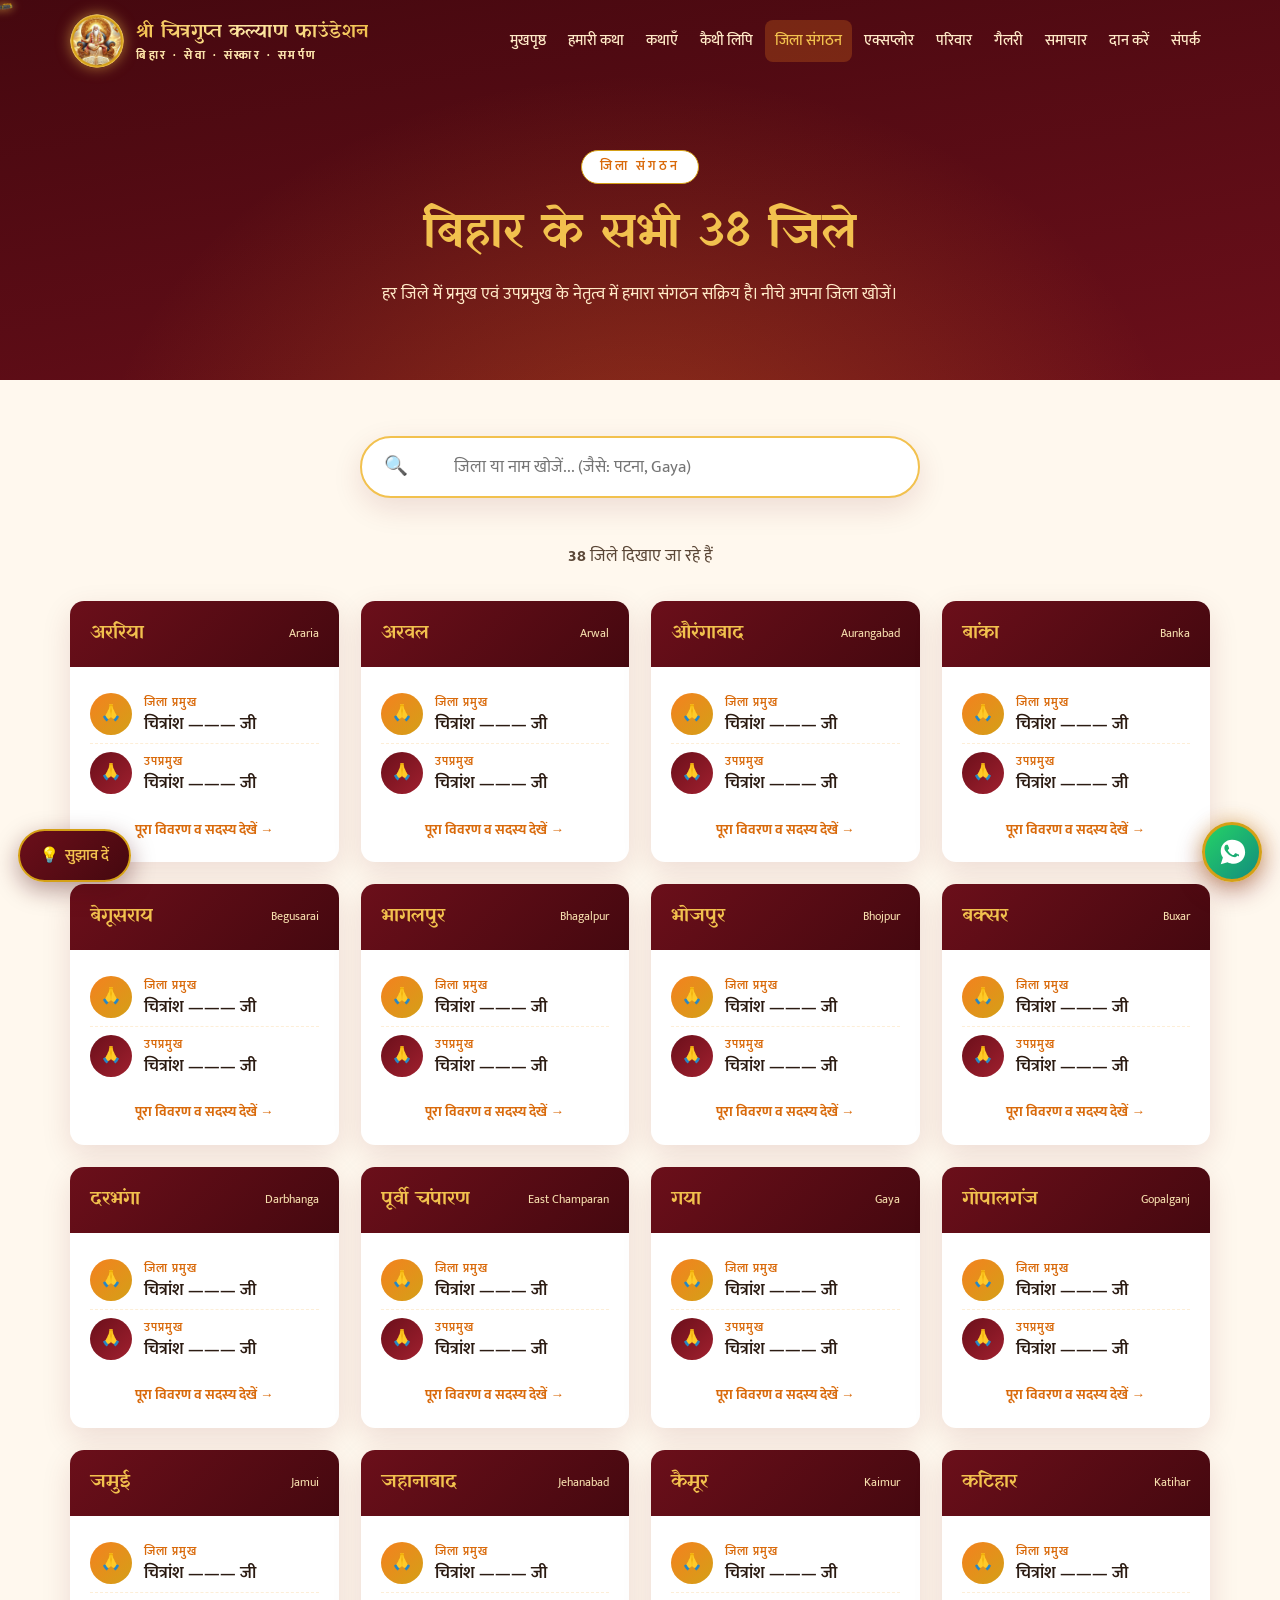
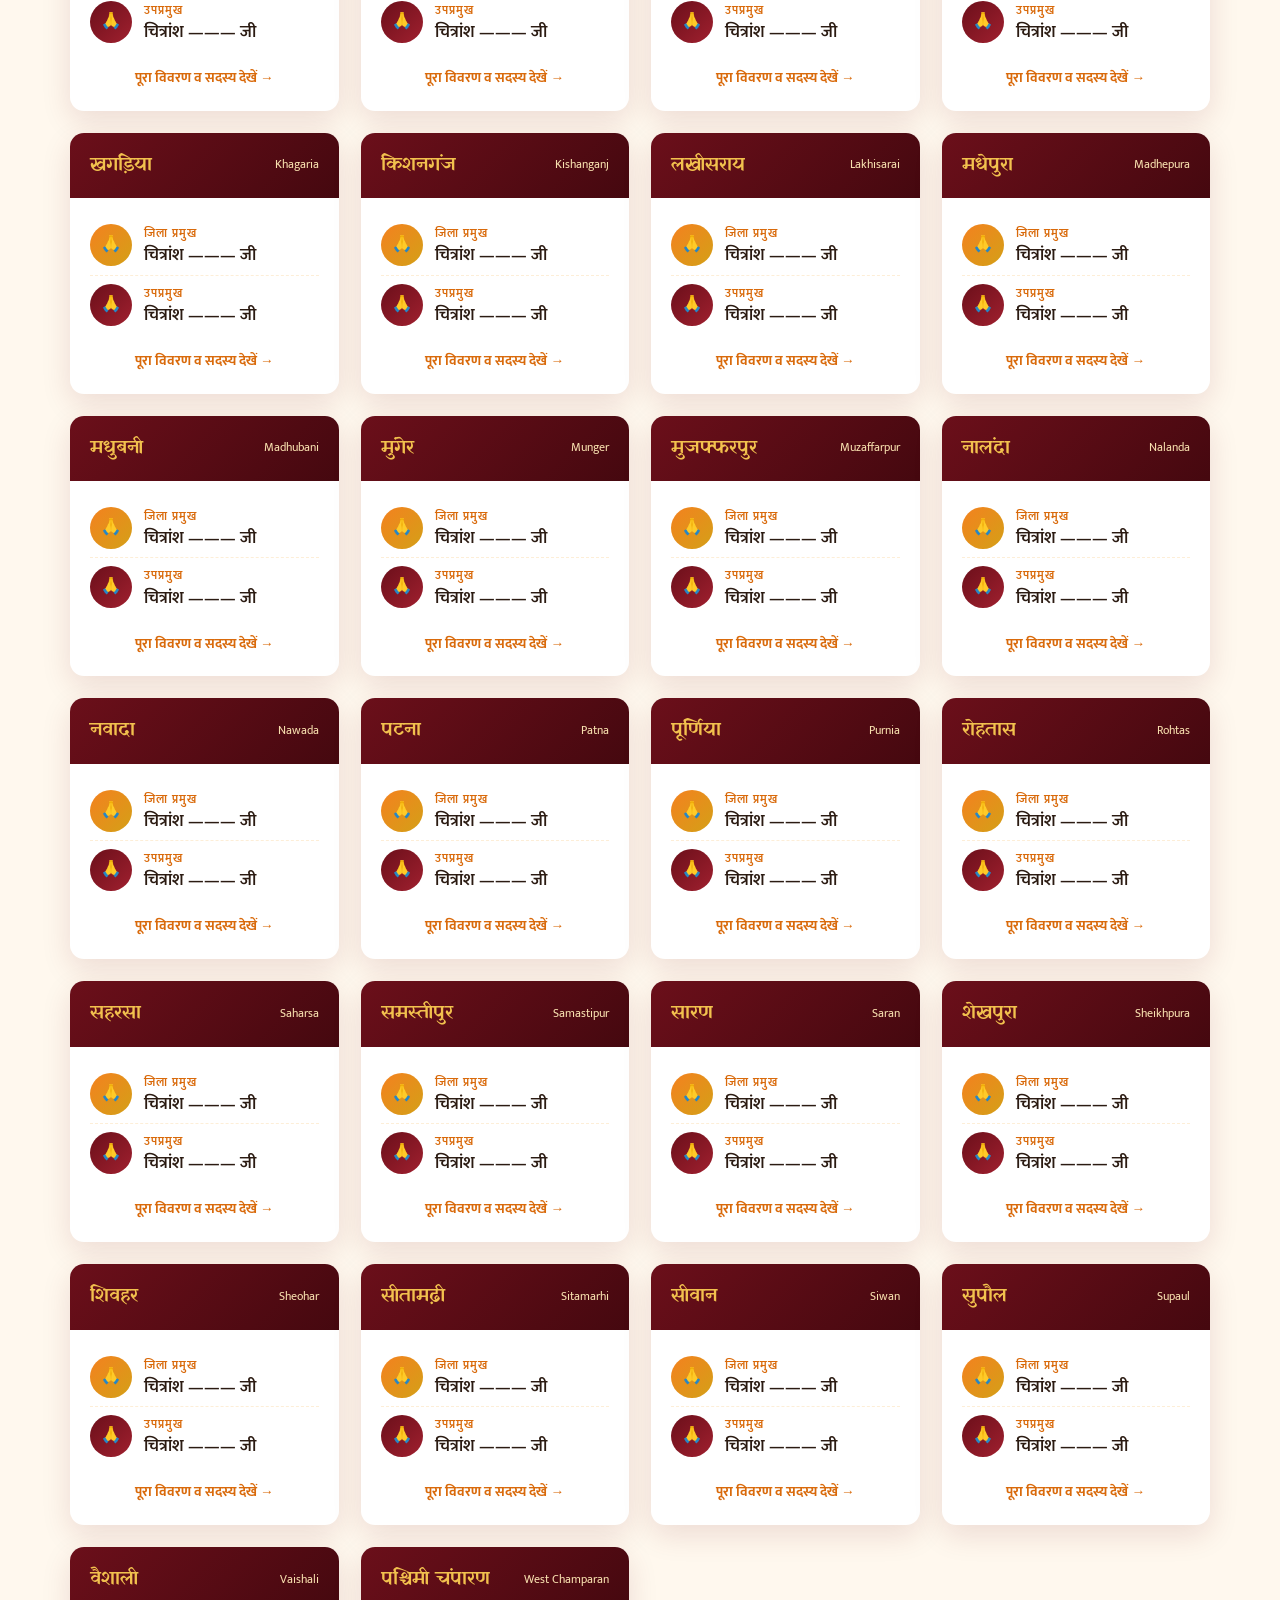
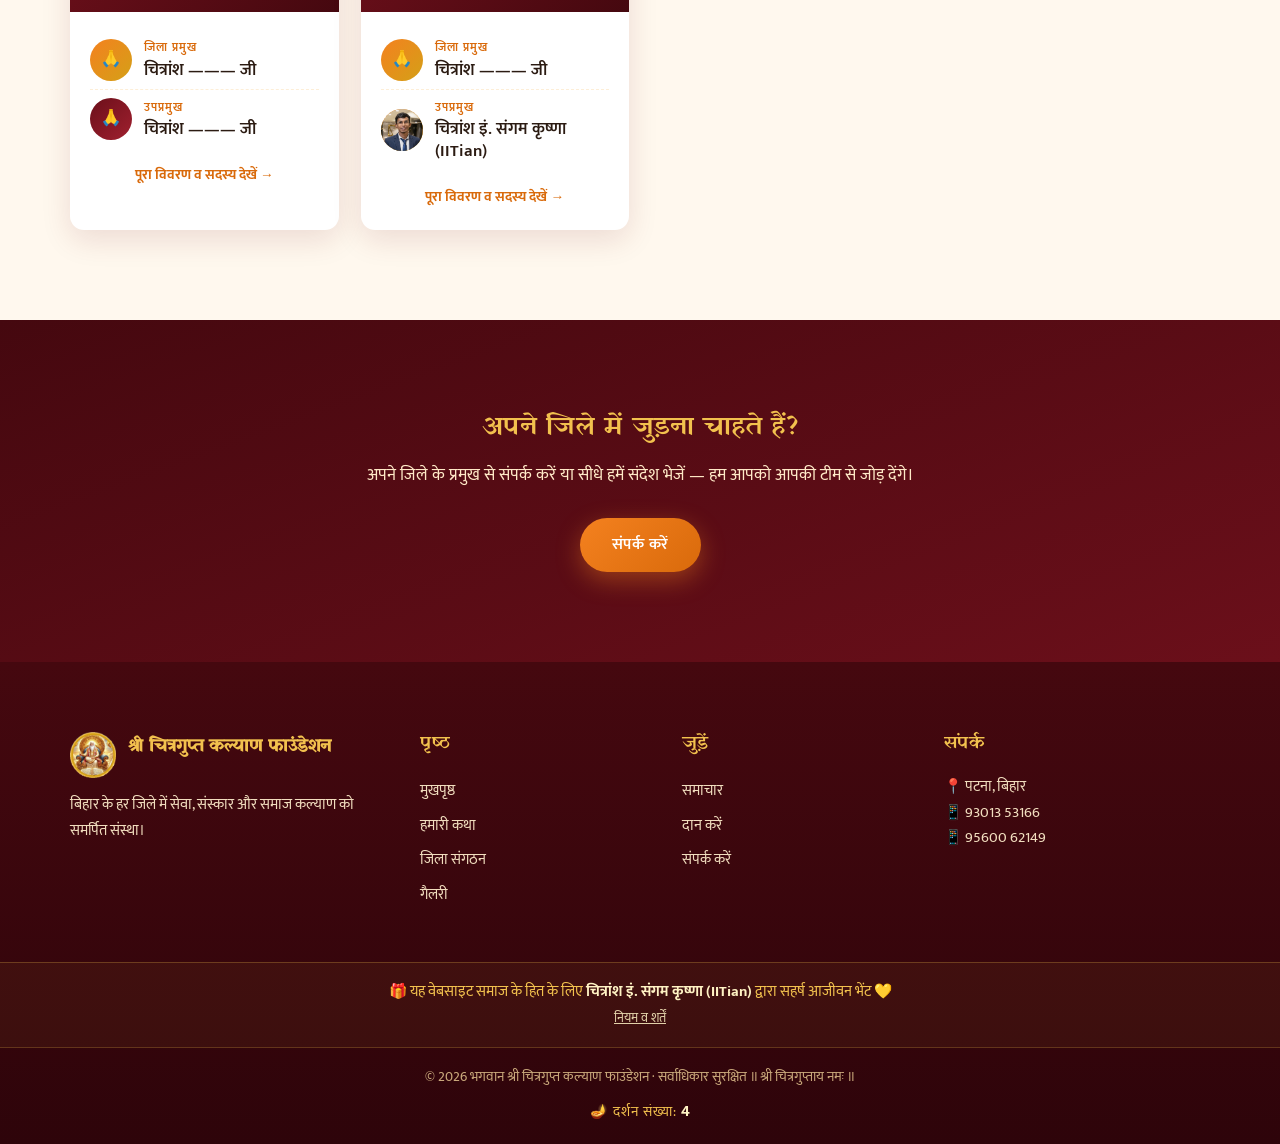
<file: districts.html>
<!DOCTYPE html>
<html lang="hi">
<head>
  <meta charset="UTF-8">
  <meta name="viewport" content="width=device-width, initial-scale=1.0">
  <title>जिला संगठन — सभी 38 जिले | श्री चित्रगुप्त कल्याण फाउंडेशन</title>
  <meta name="description" content="बिहार के सभी 38 जिलों में फाउंडेशन के प्रमुख एवं उपप्रमुख की सूची — खोजें अपना जिला।">
  <link rel="icon" href="assets/img/logo.png" type="image/svg+xml">
  <link rel="preconnect" href="https://fonts.googleapis.com">
  <link href="https://fonts.googleapis.com/css2?family=Rozha+One&family=Mukta:wght@400;500;600;700&display=swap" rel="stylesheet">
  <link rel="stylesheet" href="assets/css/style.css"></head>
<body>

<header class="site-header scrolled">
  <div class="container header-inner">
    <a href="index.html" class="brand">
      <img src="assets/img/logo.png" alt="फाउंडेशन का लोगो">
      <span class="brand-name">श्री चित्रगुप्त कल्याण फाउंडेशन<small>बिहार · सेवा · संस्कार · समर्पण</small></span>
    </a>
    <button class="nav-toggle" aria-label="मेन्यू"><span></span><span></span><span></span></button>
    <nav class="main-nav">
      <ul>
        <li><a href="index.html">मुखपृष्ठ</a></li>
        <li><a href="katha.html">हमारी कथा</a></li>
        <li><a href="districts.html">जिला संगठन</a></li>
        <li><a href="gallery.html">गैलरी</a></li>
        <li><a href="samachar.html">समाचार</a></li>
        <li><a href="daan.html">दान करें</a></li>
        <li><a href="sampark.html">संपर्क</a></li>
      </ul>
    </nav>
  </div>
</header>

<section class="page-hero">
  <div class="container">
    <span class="section-label">जिला संगठन</span>
    <h1>बिहार के सभी 38 जिले</h1>
    <p>हर जिले में प्रमुख एवं उपप्रमुख के नेतृत्व में हमारा संगठन सक्रिय है। नीचे अपना जिला खोजें।</p>
  </div>
</section>

<section style="padding-top:56px">
  <div class="container">
    <div class="search-bar reveal visible">
      <span class="search-icon">🔍</span>
      <input type="text" id="districtSearch" placeholder="जिला या नाम खोजें... (जैसे: पटना, Gaya)">
    </div>
    <p style="text-align:center;color:var(--ink-soft);margin-bottom:30px"><strong id="districtCount">38</strong> जिले दिखाए जा रहे हैं</p>
    <div class="district-grid" id="districtGrid"></div>
    <div class="no-results" id="noResults">🙏 क्षमा करें, कोई जिला नहीं मिला। कुछ और खोजें।</div>
  </div>
</section>


<section class="bg-maroon">
  <div class="container" style="text-align:center">
    <h2 class="reveal">अपने जिले में जुड़ना चाहते हैं?</h2>
    <p class="reveal d1" style="max-width:600px;margin:14px auto 28px">अपने जिले के प्रमुख से संपर्क करें या सीधे हमें संदेश भेजें — हम आपको आपकी टीम से जोड़ देंगे।</p>
    <a href="sampark.html" class="btn btn-saffron reveal d2">संपर्क करें</a>
  </div>
</section>

<footer class="site-footer">
  <div class="container">
    <div class="footer-grid">
      <div>
        <div class="footer-brand">
          <img src="assets/img/logo.png" alt="लोगो">
          <strong style="color:var(--gold-light);font-family:var(--font-display)">श्री चित्रगुप्त कल्याण फाउंडेशन</strong>
        </div>
        <p style="font-size:.92rem">बिहार के हर जिले में सेवा, संस्कार और समाज कल्याण को समर्पित संस्था।</p>
      </div>
      <div>
        <h4>पृष्ठ</h4>
        <a href="index.html">मुखपृष्ठ</a>
        <a href="katha.html">हमारी कथा</a>
        <a href="districts.html">जिला संगठन</a>
        <a href="gallery.html">गैलरी</a>
      </div>
      <div>
        <h4>जुड़ें</h4>
        <a href="samachar.html">समाचार</a>
        <a href="daan.html">दान करें</a>
        <a href="sampark.html">संपर्क करें</a>
      </div>
      <div>
        <h4>संपर्क</h4>
        <p style="font-size:.92rem">📍 पटना, बिहार<br>📱 93013 53166<br>📱 95600 62149</p>
      </div>
    </div>
  </div>
  <div class="footer-bottom">© 2026 भगवान श्री चित्रगुप्त कल्याण फाउंडेशन · सर्वाधिकार सुरक्षित ॥ श्री चित्रगुप्ताय नमः ॥</div>
</footer>

<script src="assets/js/data.js"></script>
<script src="assets/js/main.js"></script>
<script src="assets/js/districts.js"></script>
</body>
</html>
</file>
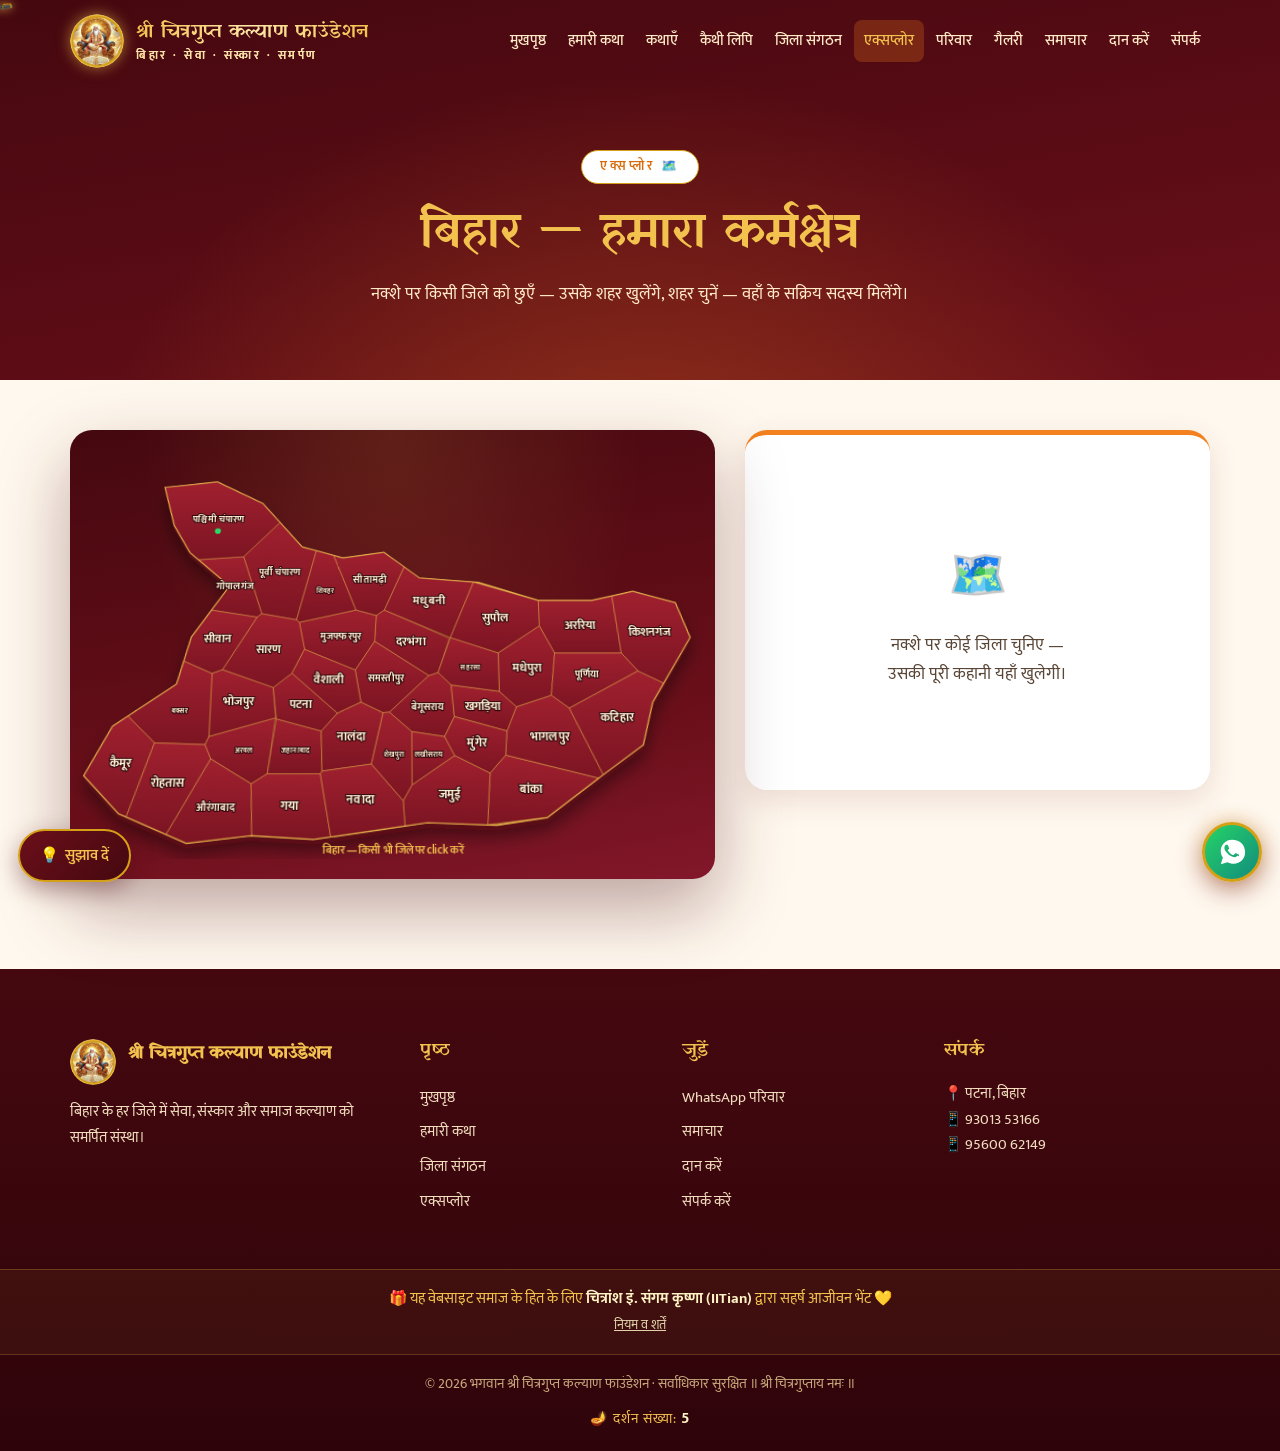
<file: explore.html>
<!DOCTYPE html>
<html lang="hi">
<head>
  <meta charset="UTF-8">
  <meta name="viewport" content="width=device-width, initial-scale=1.0">
  <title>एक्सप्लोर — बिहार का नक्शा | श्री चित्रगुप्त कल्याण फाउंडेशन</title>
  <meta name="description" content="बिहार के interactive नक्शे पर जिला चुनें, शहर चुनें और वहाँ के सक्रिय सदस्यों से मिलें।">
  <link rel="icon" href="assets/img/logo.png" type="image/png">
  <link rel="preconnect" href="https://fonts.googleapis.com">
  <link href="https://fonts.googleapis.com/css2?family=Rozha+One&family=Mukta:wght@400;500;600;700&display=swap" rel="stylesheet">
  <link rel="stylesheet" href="assets/css/style.css">
  <link rel="stylesheet" href="assets/css/extra.css"></head>
<body>

<header class="site-header scrolled">
  <div class="container header-inner">
    <a href="index.html" class="brand">
      <img src="assets/img/logo.png" alt="फाउंडेशन का लोगो" style="border-radius:50%">
      <span class="brand-name">श्री चित्रगुप्त कल्याण फाउंडेशन<small>बिहार · सेवा · संस्कार · समर्पण</small></span>
    </a>
    <button class="nav-toggle" aria-label="मेन्यू"><span></span><span></span><span></span></button>
    <nav class="main-nav">
      <ul>
        <li><a href="index.html">मुखपृष्ठ</a></li>
        <li><a href="katha.html">हमारी कथा</a></li>
        <li><a href="districts.html">जिला संगठन</a></li>
        <li><a href="gallery.html">गैलरी</a></li>
        <li><a href="samachar.html">समाचार</a></li>
        <li><a href="daan.html">दान करें</a></li>
        <li><a href="sampark.html">संपर्क</a></li>
      </ul>
    </nav>
  </div>
</header>

<section class="page-hero">
  <div class="container">
    <span class="section-label">एक्सप्लोर 🗺️</span>
    <h1>बिहार — हमारा कर्मक्षेत्र</h1>
    <p>नक्शे पर किसी जिले को छुएँ — उसके शहर खुलेंगे, शहर चुनें — वहाँ के सक्रिय सदस्य मिलेंगे।</p>
  </div>
</section>

<section style="padding-top:50px">
  <div class="container">
    <div class="explore-layout">
      <div class="map-stage reveal visible" id="mapStage"></div>
      <div class="explore-panel reveal visible" id="explorePanel">
        <div class="explore-hint">
          <span class="big">🗺️</span>
          नक्शे पर कोई जिला चुनिए —<br>उसकी पूरी कहानी यहाँ खुलेगी।
        </div>
      </div>
    </div>
  </div>
</section>


<footer class="site-footer">
  <div class="container">
    <div class="footer-grid">
      <div>
        <div class="footer-brand">
          <img src="assets/img/logo.png" alt="लोगो" style="border-radius:50%">
          <strong style="color:var(--gold-light);font-family:var(--font-display)">श्री चित्रगुप्त कल्याण फाउंडेशन</strong>
        </div>
        <p style="font-size:.92rem">बिहार के हर जिले में सेवा, संस्कार और समाज कल्याण को समर्पित संस्था।</p>
      </div>
      <div>
        <h4>पृष्ठ</h4>
        <a href="index.html">मुखपृष्ठ</a>
        <a href="katha.html">हमारी कथा</a>
        <a href="districts.html">जिला संगठन</a>
        <a href="explore.html">एक्सप्लोर</a>
      </div>
      <div>
        <h4>जुड़ें</h4>
        <a href="parivar.html">WhatsApp परिवार</a>
        <a href="samachar.html">समाचार</a>
        <a href="daan.html">दान करें</a>
        <a href="sampark.html">संपर्क करें</a>
      </div>
      <div>
        <h4>संपर्क</h4>
        <p style="font-size:.92rem">📍 पटना, बिहार<br>📱 93013 53166<br>📱 95600 62149</p>
      </div>
    </div>
  </div>
  <div class="footer-bottom">© 2026 भगवान श्री चित्रगुप्त कल्याण फाउंडेशन · सर्वाधिकार सुरक्षित ॥ श्री चित्रगुप्ताय नमः ॥</div>
</footer>

<script src="assets/js/bihar-map.js"></script>
<script src="assets/js/data.js"></script>
<script src="assets/js/main.js"></script>
<script>
document.addEventListener('DOMContentLoaded', () => {
  const stage = document.getElementById('mapStage');
  const panel = document.getElementById('explorePanel');

  /* असली geography से बना बिहार का नक्शा (bihar-map.js) */
  const SMALL = ['sheohar', 'arwal', 'sheikhpura', 'lakhisarai', 'jehanabad', 'buxar', 'saharsa'];
  const cellsSvg = DISTRICTS.map(d => {
    const c = BIHAR_CELLS[d.id];
    if (!c) return '';
    const fs = SMALL.includes(d.id) ? 12 : (d.name.length > 7 ? 16 : 19);
    return `
    <g class="d-tile" data-id="${d.id}" tabindex="0" role="button" aria-label="${d.name}">
      <path class="cell" d="${c.path}"><title>${d.name} — मुख्यालय ${d.hq}</title></path>
      <text x="${c.cx}" y="${c.cy + 5}" text-anchor="middle" font-size="${fs}">${d.name}</text>
      ${d.members.length ? `<circle class="m-dot" cx="${c.cx}" cy="${c.cy + 20}" r="5"/>` : ''}
    </g>`;
  }).join('');

  stage.innerHTML = `
  <svg viewBox="0 0 1000 640" xmlns="http://www.w3.org/2000/svg">
    <defs>
      <linearGradient id="tileGrad" x1="0" y1="0" x2="0" y2="1">
        <stop offset="0%" stop-color="#a0202f"/><stop offset="100%" stop-color="#7c1422"/>
      </linearGradient>
      <linearGradient id="tileGradHot" x1="0" y1="0" x2="0" y2="1">
        <stop offset="0%" stop-color="#f4811f"/><stop offset="100%" stop-color="#d96a0b"/>
      </linearGradient>
      <filter id="mapGlow" x="-20%" y="-20%" width="140%" height="140%">
        <feDropShadow dx="0" dy="10" stdDeviation="14" flood-color="#000" flood-opacity=".45"/>
      </filter>
    </defs>
    <path d="${BIHAR_OUTLINE}" fill="#5a0c16" filter="url(#mapGlow)" transform="translate(0,8)"/>
    <path d="${BIHAR_OUTLINE}" fill="none" stroke="#f2c14e" stroke-width="3" opacity=".9"/>
    ${cellsSvg}
    <text x="500" y="632" text-anchor="middle" font-size="17" fill="#f2c14e" style="font-family:'Mukta',sans-serif;font-weight:600">बिहार — किसी भी जिले पर click करें</text>
  </svg>
  <div class="map-tip" id="mapTip"></div>`;

  /* hover tooltip (छोटे जिलों के नाम के लिए) */
  const tip = document.getElementById('mapTip');
  stage.addEventListener('mousemove', e => {
    const g = e.target.closest('.d-tile');
    if (!g) { tip.style.opacity = 0; return; }
    const d = getDistrict(g.dataset.id);
    tip.textContent = d.name + ' · ' + d.hq;
    tip.style.opacity = 1;
    const r = stage.getBoundingClientRect();
    tip.style.left = (e.clientX - r.left + 14) + 'px';
    tip.style.top = (e.clientY - r.top - 14) + 'px';
  });
  stage.addEventListener('mouseleave', () => tip.style.opacity = 0);

  const initial = s => { const t = (s||'').replace(/^चित्रांश\s*/, '').trim(); return t && t[0] !== '—' ? t[0] : '🙏'; };

  function memberHtml(m) {
    return `
    <div class="member-card" style="margin-bottom:12px">
      <div class="member-photo">${m.photo ? `<img src="${m.photo}" alt="${m.name}">` : initial(m.name)}</div>
      <div>
        <div class="m-role">${m.role || 'सक्रिय सदस्य'}</div>
        <h4>${m.name}</h4>
        <p>💼 ${m.profession || '—'}<br>📍 ${m.address || m.city || '—'}${m.phone ? `<br>📞 <strong>${m.phone}</strong>` : ''}</p>
      </div>
    </div>`;
  }

  function showDistrict(d, city) {
    const list = city ? d.members.filter(m => m.city === city) : d.members;
    panel.innerHTML = `
      <span class="section-label">${d.en}</span>
      <h3>${d.name} जिला</h3>
      <p style="color:var(--ink-soft);font-size:.92rem;margin:6px 0 14px">मुख्यालय: <strong>${d.hq}</strong> · जिला प्रमुख: <strong>${d.pramukh.name}</strong> · उपप्रमुख: <strong>${d.upPramukh.name}</strong></p>
      <div class="city-chips" style="justify-content:flex-start;margin-bottom:18px">
        <button class="city-chip ${!city ? 'active' : ''}" data-city="">पूरा जिला</button>
        ${d.cities.map(c => `<button class="city-chip ${c === city ? 'active' : ''}" data-city="${c}">${c}</button>`).join('')}
      </div>
      <h4 style="font-family:var(--font-body);font-weight:700;color:var(--maroon);margin-bottom:12px">
        ${city ? city + ' के सक्रिय सदस्य' : 'सक्रिय सदस्य'} (${list.length})
      </h4>
      ${list.length ? list.map(memberHtml).join('') :
        `<div class="empty-state" style="padding:26px 16px">🙏 ${city || 'इस जिले'} की सदस्य सूची जल्द जुड़ेगी।<br><a href="https://wa.me/${NGO.whatsapp1}?text=${encodeURIComponent('🙏 मैं ' + d.name + (city ? ' (' + city + ')' : '') + ' से हूँ, फाउंडेशन से जुड़ना चाहता/चाहती हूँ।')}" target="_blank" rel="noopener" style="font-weight:700;color:#128c7e">अपना नाम जुड़वाएँ ➤</a></div>`}
      <div style="margin-top:18px;text-align:center">
        <a class="btn btn-maroon" href="district.html?d=${d.id}" style="font-size:.9rem;padding:10px 24px">पूरा जिला पृष्ठ खोलें →</a>
      </div>`;
    panel.querySelectorAll('.city-chip').forEach(b =>
      b.addEventListener('click', () => showDistrict(d, b.dataset.city || '')));
  }

  stage.addEventListener('click', e => {
    const g = e.target.closest('.d-tile'); if (!g) return;
    stage.querySelectorAll('.d-tile').forEach(t => t.classList.remove('sel'));
    g.classList.add('sel');
    showDistrict(getDistrict(g.dataset.id), '');
    if (window.innerWidth < 900) panel.scrollIntoView({ behavior: 'smooth', block: 'start' });
  });
  stage.addEventListener('keydown', e => {
    if (e.key !== 'Enter') return;
    const g = e.target.closest('.d-tile'); if (!g) return;
    g.dispatchEvent(new Event('click', { bubbles: true }));
  });
});
</script>
</body>
</html>
</file>
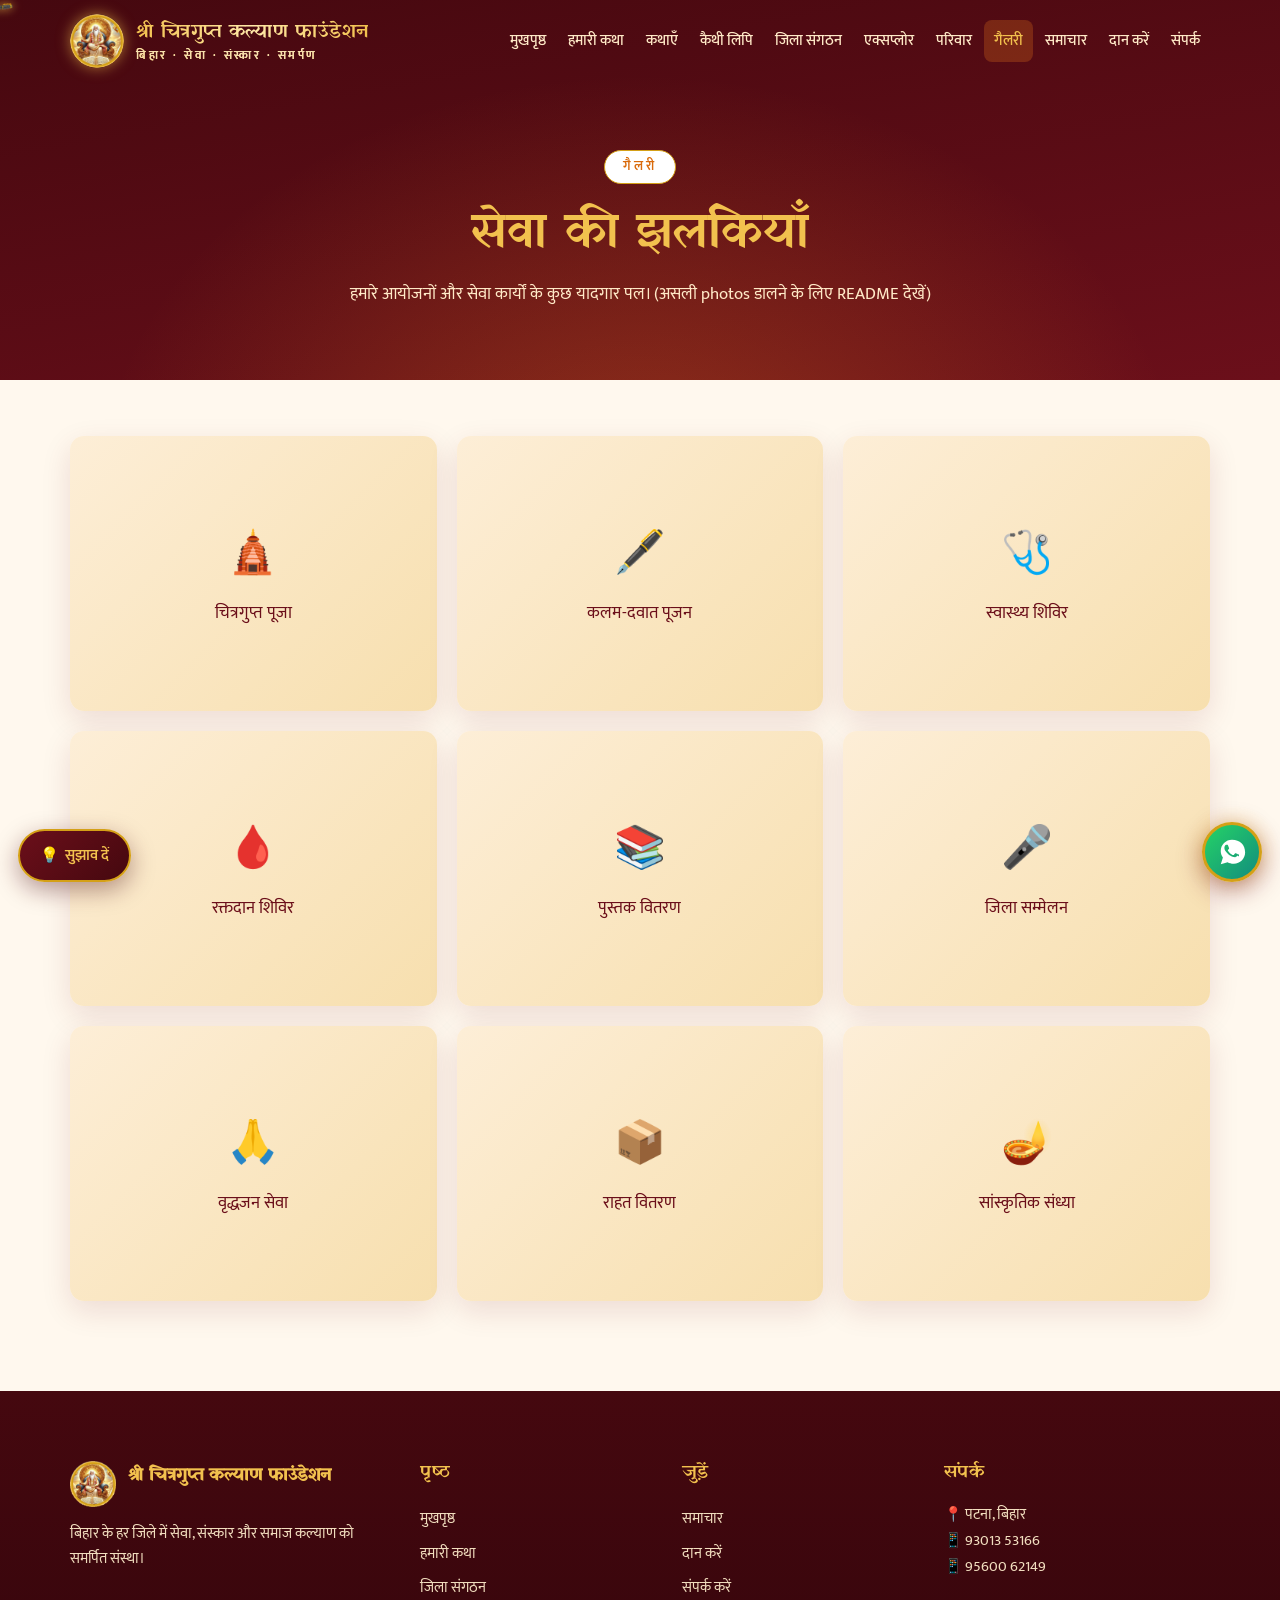
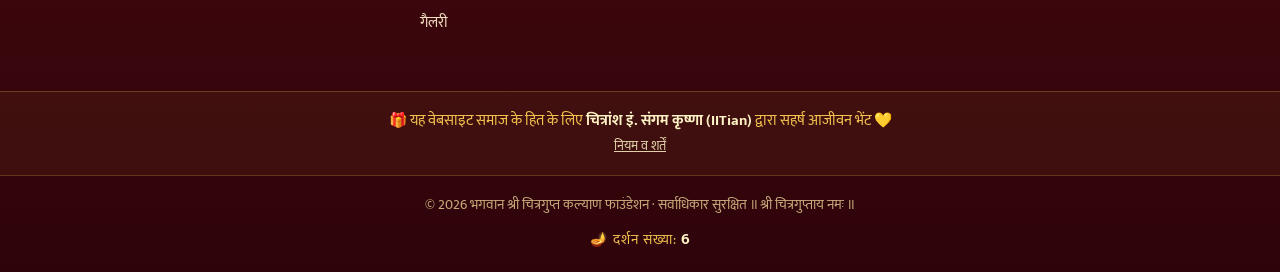
<file: gallery.html>
<!DOCTYPE html>
<html lang="hi">
<head>
  <meta charset="UTF-8">
  <meta name="viewport" content="width=device-width, initial-scale=1.0">
  <title>गैलरी | श्री चित्रगुप्त कल्याण फाउंडेशन</title>
  <meta name="description" content="फाउंडेशन के कार्यक्रमों, पूजा आयोजनों और सेवा कार्यों की झलकियाँ।">
  <link rel="icon" href="assets/img/logo.png" type="image/svg+xml">
  <link rel="preconnect" href="https://fonts.googleapis.com">
  <link href="https://fonts.googleapis.com/css2?family=Rozha+One&family=Mukta:wght@400;500;600;700&display=swap" rel="stylesheet">
  <link rel="stylesheet" href="assets/css/style.css"></head>
<body>

<header class="site-header scrolled">
  <div class="container header-inner">
    <a href="index.html" class="brand">
      <img src="assets/img/logo.png" alt="फाउंडेशन का लोगो">
      <span class="brand-name">श्री चित्रगुप्त कल्याण फाउंडेशन<small>बिहार · सेवा · संस्कार · समर्पण</small></span>
    </a>
    <button class="nav-toggle" aria-label="मेन्यू"><span></span><span></span><span></span></button>
    <nav class="main-nav">
      <ul>
        <li><a href="index.html">मुखपृष्ठ</a></li>
        <li><a href="katha.html">हमारी कथा</a></li>
        <li><a href="districts.html">जिला संगठन</a></li>
        <li><a href="gallery.html">गैलरी</a></li>
        <li><a href="samachar.html">समाचार</a></li>
        <li><a href="daan.html">दान करें</a></li>
        <li><a href="sampark.html">संपर्क</a></li>
      </ul>
    </nav>
  </div>
</header>

<section class="page-hero">
  <div class="container">
    <span class="section-label">गैलरी</span>
    <h1>सेवा की झलकियाँ</h1>
    <p>हमारे आयोजनों और सेवा कार्यों के कुछ यादगार पल। (असली photos डालने के लिए README देखें)</p>
  </div>
</section>

<section style="padding-top:56px">
  <div class="container">
    <div class="gallery-grid">
      <!-- असली photo के लिए: <div class="gallery-item" data-caption="..."><img src="assets/img/photo1.jpg" style="width:100%;height:100%;object-fit:cover"></div> -->
      <div class="gallery-item reveal d1" data-caption="चित्रगुप्त पूजा महोत्सव — पटना"><div class="ph"><span>🛕</span>चित्रगुप्त पूजा</div></div>
      <div class="gallery-item reveal d2" data-caption="कलम-दवात पूजन समारोह"><div class="ph"><span>🖋️</span>कलम-दवात पूजन</div></div>
      <div class="gallery-item reveal d3" data-caption="निःशुल्क स्वास्थ्य शिविर"><div class="ph"><span>🩺</span>स्वास्थ्य शिविर</div></div>
      <div class="gallery-item reveal d1" data-caption="रक्तदान महादान अभियान"><div class="ph"><span>🩸</span>रक्तदान शिविर</div></div>
      <div class="gallery-item reveal d2" data-caption="विद्यार्थियों को पुस्तक वितरण"><div class="ph"><span>📚</span>पुस्तक वितरण</div></div>
      <div class="gallery-item reveal d3" data-caption="जिला स्तरीय सम्मेलन"><div class="ph"><span>🎤</span>जिला सम्मेलन</div></div>
      <div class="gallery-item reveal d1" data-caption="वृद्धजन सेवा कार्यक्रम"><div class="ph"><span>🙏</span>वृद्धजन सेवा</div></div>
      <div class="gallery-item reveal d2" data-caption="आपदा राहत वितरण"><div class="ph"><span>📦</span>राहत वितरण</div></div>
      <div class="gallery-item reveal d3" data-caption="सांस्कृतिक संध्या"><div class="ph"><span>🪔</span>सांस्कृतिक संध्या</div></div>
    </div>
  </div>
</section>


<footer class="site-footer">
  <div class="container">
    <div class="footer-grid">
      <div>
        <div class="footer-brand">
          <img src="assets/img/logo.png" alt="लोगो">
          <strong style="color:var(--gold-light);font-family:var(--font-display)">श्री चित्रगुप्त कल्याण फाउंडेशन</strong>
        </div>
        <p style="font-size:.92rem">बिहार के हर जिले में सेवा, संस्कार और समाज कल्याण को समर्पित संस्था।</p>
      </div>
      <div>
        <h4>पृष्ठ</h4>
        <a href="index.html">मुखपृष्ठ</a>
        <a href="katha.html">हमारी कथा</a>
        <a href="districts.html">जिला संगठन</a>
        <a href="gallery.html">गैलरी</a>
      </div>
      <div>
        <h4>जुड़ें</h4>
        <a href="samachar.html">समाचार</a>
        <a href="daan.html">दान करें</a>
        <a href="sampark.html">संपर्क करें</a>
      </div>
      <div>
        <h4>संपर्क</h4>
        <p style="font-size:.92rem">📍 पटना, बिहार<br>📱 93013 53166<br>📱 95600 62149</p>
      </div>
    </div>
  </div>
  <div class="footer-bottom">© 2026 भगवान श्री चित्रगुप्त कल्याण फाउंडेशन · सर्वाधिकार सुरक्षित ॥ श्री चित्रगुप्ताय नमः ॥</div>
</footer>

<script src="assets/js/data.js"></script>
<script src="assets/js/main.js"></script>
</body>
</html>
</file>
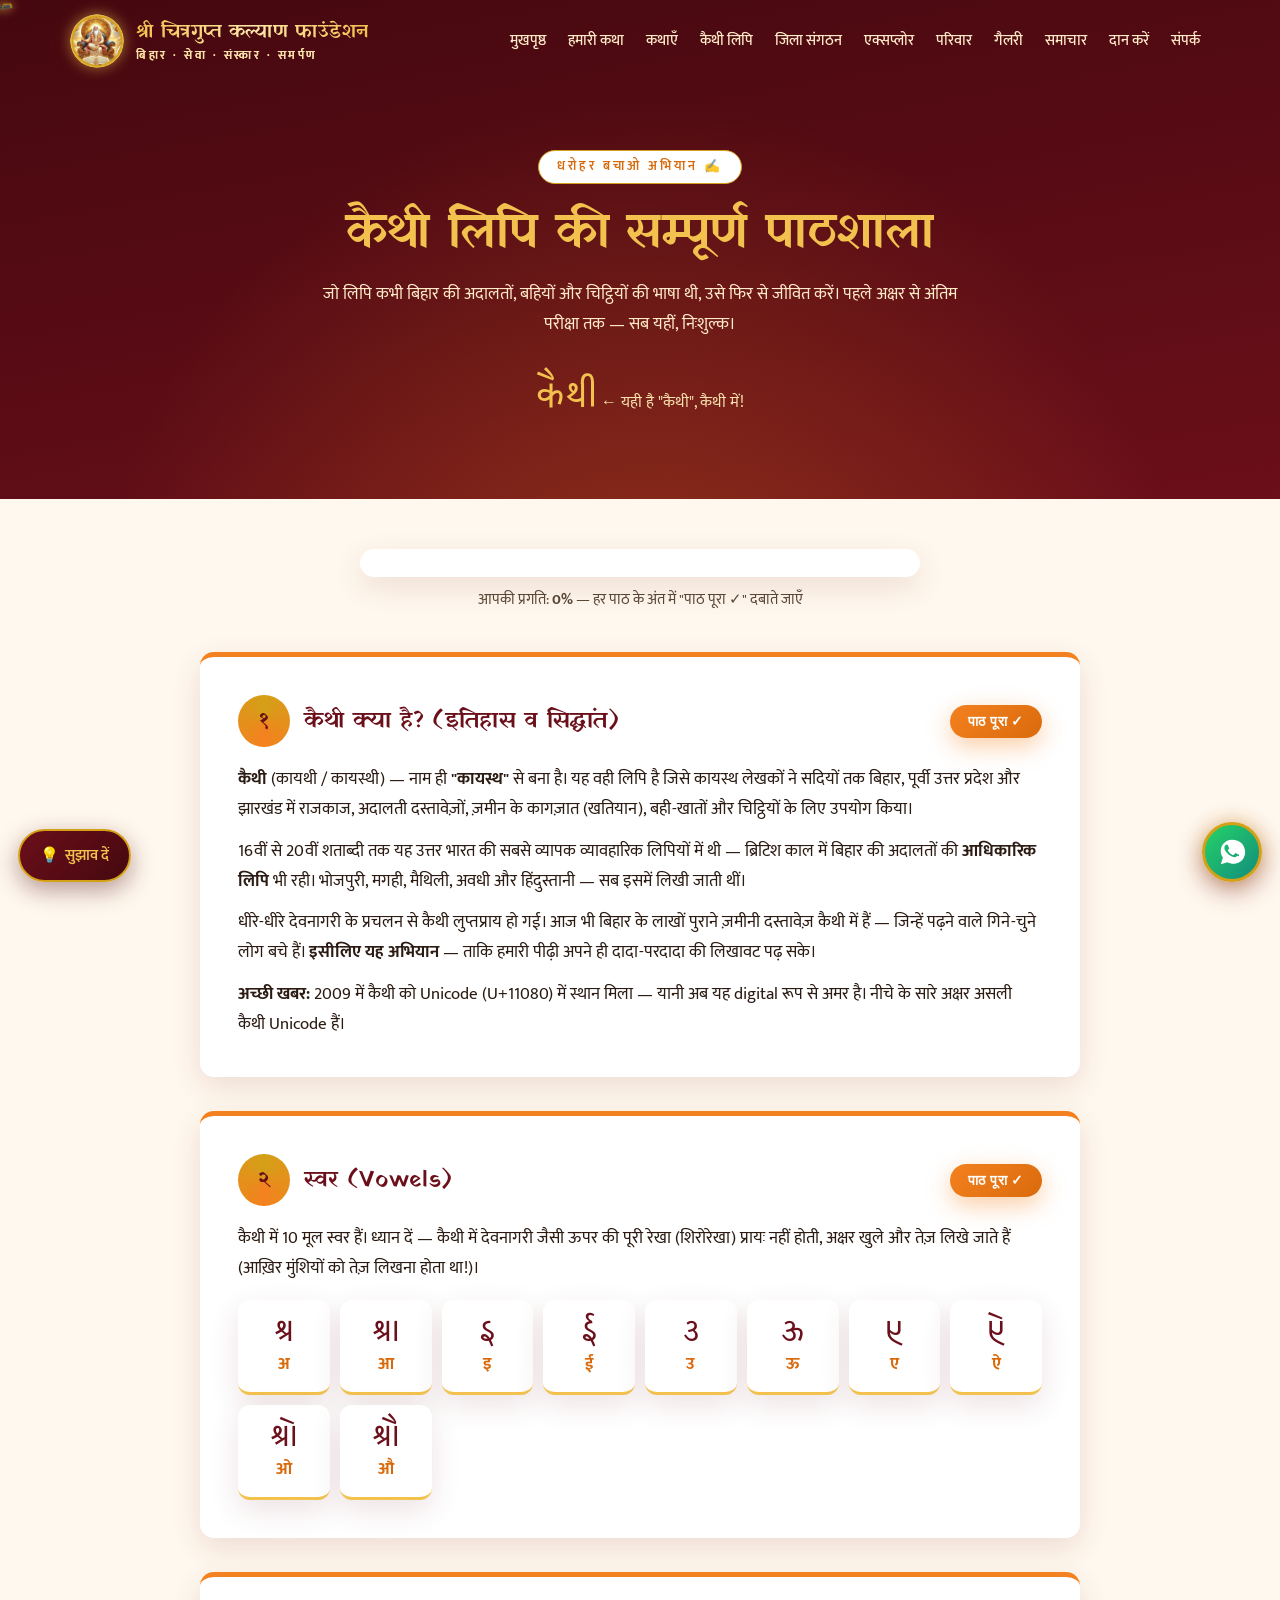
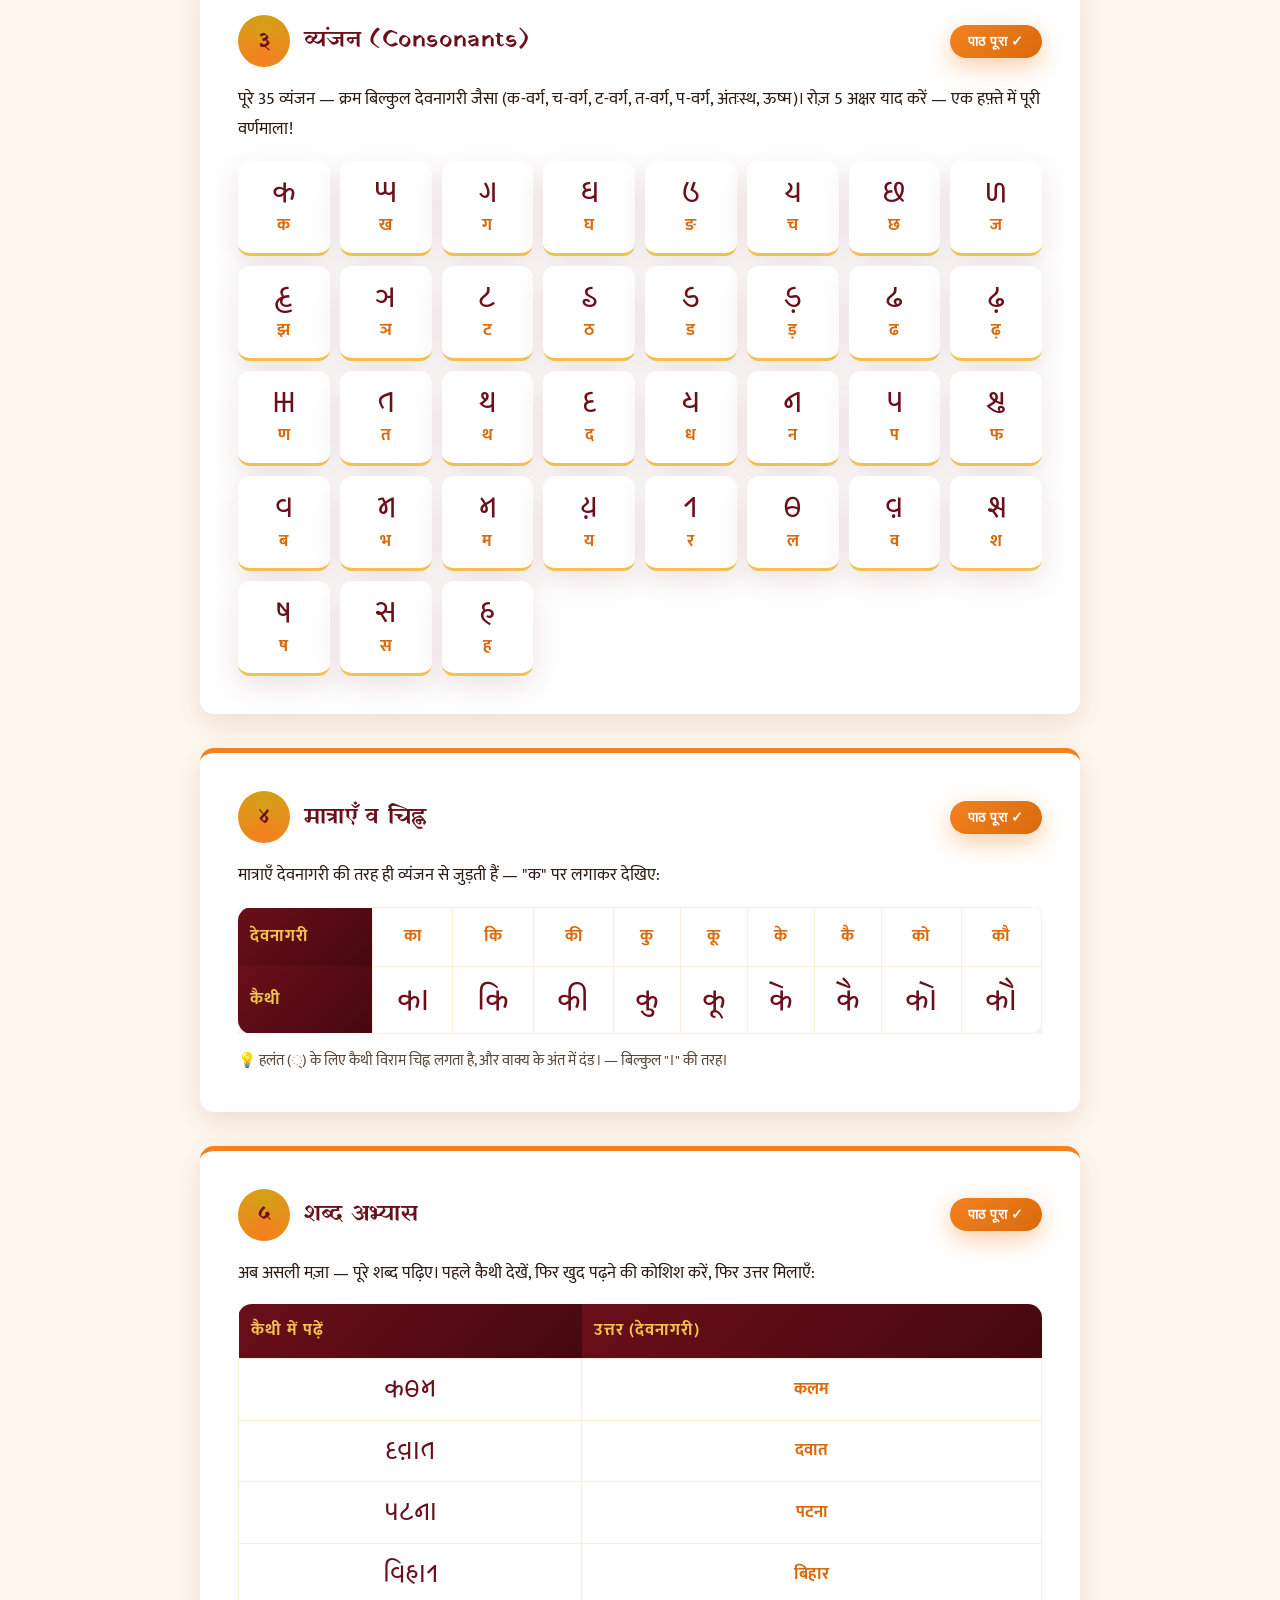
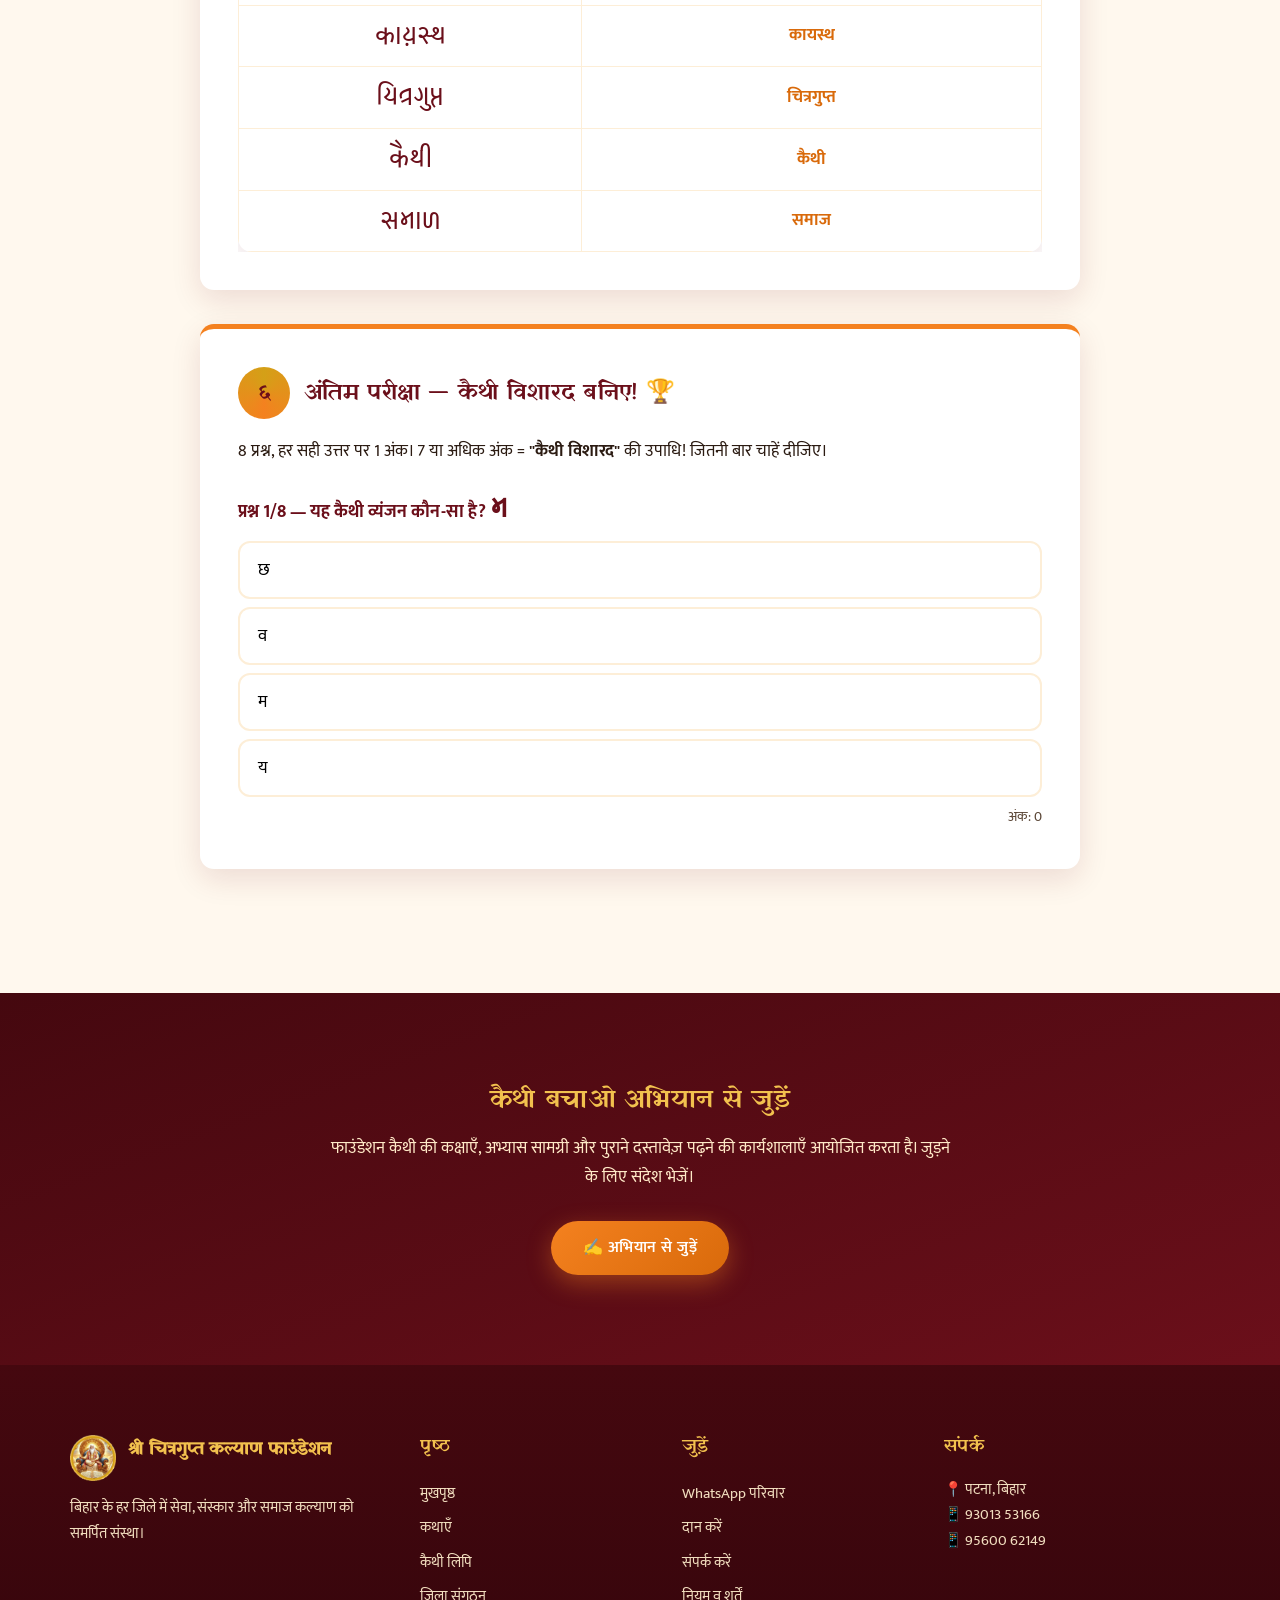
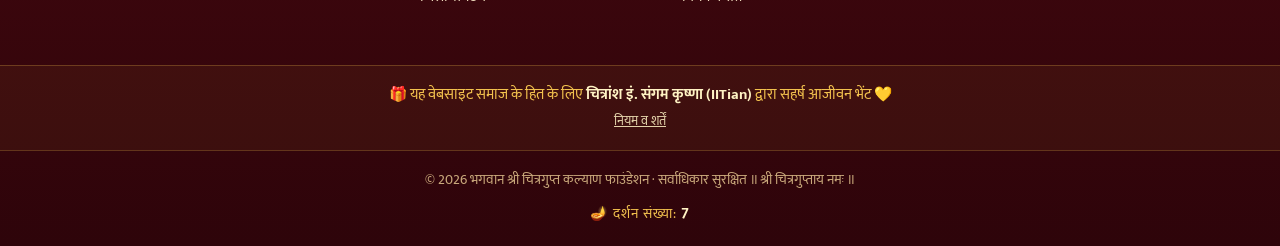
<file: kaithi.html>
<!DOCTYPE html>
<html lang="hi">
<head>
  <meta charset="UTF-8">
  <meta name="viewport" content="width=device-width, initial-scale=1.0">
  <title>कैथी लिपि की सम्पूर्ण पाठशाला | श्री चित्रगुप्त कल्याण फाउंडेशन</title>
  <meta name="description" content="कैथी लिपि सीखें — इतिहास, वर्णमाला, मात्राएँ, शब्द अभ्यास और परीक्षा। बिहार की ऐतिहासिक लिपि को बचाने का अभियान।">
  <link rel="icon" href="assets/img/favicon.png" type="image/png">
  <link rel="preconnect" href="https://fonts.googleapis.com">
  <link href="https://fonts.googleapis.com/css2?family=Rozha+One&family=Mukta:wght@400;500;600;700&family=Noto+Sans+Kaithi&display=swap" rel="stylesheet">
  <link rel="stylesheet" href="assets/css/style.css">
  <link rel="stylesheet" href="assets/css/extra.css">
  <style>
    .kaithi { font-family: 'Noto Sans Kaithi', sans-serif; }
    .k-table { width: 100%; border-collapse: collapse; background: var(--white); border-radius: 14px; overflow: hidden; box-shadow: var(--shadow); }
    .k-table th { background: linear-gradient(135deg, var(--maroon), var(--maroon-deep)); color: var(--gold-light); padding: 12px; font-family: var(--font-body); letter-spacing: 1px; }
    .k-table td { text-align: center; padding: 14px 8px; border: 1px solid var(--cream-deep); }
    .k-glyph { font-size: 2rem; color: var(--maroon); display: block; line-height: 1.2; }
    .k-dev { font-size: 1.05rem; font-weight: 700; color: var(--saffron-deep); }
    .k-cells { display: grid; grid-template-columns: repeat(auto-fill, minmax(86px, 1fr)); gap: 10px; }
    .k-cell { background: var(--white); border-radius: 12px; box-shadow: var(--shadow); text-align: center; padding: 12px 6px; transition: transform .25s; border-bottom: 3px solid var(--gold-light); }
    .k-cell:hover { transform: translateY(-4px) scale(1.05); border-bottom-color: var(--saffron); }
    .lesson-head { display: flex; align-items: center; gap: 14px; margin-bottom: 18px; }
    .lesson-num { width: 52px; height: 52px; flex: 0 0 52px; border-radius: 50%; display: grid; place-items: center; background: conic-gradient(var(--gold), var(--saffron), var(--gold)); color: var(--maroon); font-family: var(--font-display); font-size: 1.4rem; }
    .lesson-done { margin-left: auto; }
    .k-progress-wrap { background: var(--white); border-radius: 100px; padding: 6px; box-shadow: var(--shadow); max-width: 560px; margin: 0 auto 10px; }
    .k-progress { height: 16px; border-radius: 100px; width: 0; background: linear-gradient(90deg, var(--saffron), var(--gold-light)); transition: width .8s cubic-bezier(.2,.8,.3,1); }
    .quiz-opt { display: block; width: 100%; text-align: left; margin: 8px 0; padding: 13px 18px; border-radius: 12px; border: 2px solid var(--cream-deep); background: var(--white); font-family: var(--font-body); font-size: 1.05rem; cursor: pointer; transition: .2s; }
    .quiz-opt:hover { border-color: var(--gold); }
    .quiz-opt.right { border-color: #1e9e50; background: #eaf9f0; }
    .quiz-opt.wrong { border-color: #c0392b; background: #fdeeec; }
    .hero-badge { font-size: 3.2rem; animation: bobble 2.2s ease-in-out infinite; display: inline-block; }
  </style></head>
<body>

<header class="site-header scrolled">
  <div class="container header-inner">
    <a href="index.html" class="brand">
      <img src="assets/img/logo.png" alt="फाउंडेशन का लोगो">
      <span class="brand-name">श्री चित्रगुप्त कल्याण फाउंडेशन<small>बिहार · सेवा · संस्कार · समर्पण</small></span>
    </a>
    <button class="nav-toggle" aria-label="मेन्यू"><span></span><span></span><span></span></button>
    <nav class="main-nav">
      <ul>
        <li><a href="index.html">मुखपृष्ठ</a></li>
        <li><a href="katha.html">हमारी कथा</a></li>
        <li><a href="districts.html">जिला संगठन</a></li>
        <li><a href="gallery.html">गैलरी</a></li>
        <li><a href="samachar.html">समाचार</a></li>
        <li><a href="daan.html">दान करें</a></li>
        <li><a href="sampark.html">संपर्क</a></li>
      </ul>
    </nav>
  </div>
</header>

<section class="page-hero">
  <div class="container">
    <span class="section-label">धरोहर बचाओ अभियान ✍️</span>
    <h1>कैथी लिपि की सम्पूर्ण पाठशाला</h1>
    <p>जो लिपि कभी बिहार की अदालतों, बहियों और चिट्ठियों की भाषा थी, उसे फिर से जीवित करें। पहले अक्षर से अंतिम परीक्षा तक — सब यहीं, निःशुल्क।</p>
    <div style="margin-top:22px"><span class="kaithi" style="font-size:2.4rem;color:var(--gold-light)">&#x1108D;&#x110B6;&#x1109F;&#x110B2;</span> <span style="color:#f7dfae;font-size:1rem">← यही है "कैथी", कैथी में!</span></div>
  </div>
</section>

<section style="padding-top:50px;padding-bottom:30px">
  <div class="container">
    <div class="k-progress-wrap"><div class="k-progress" id="kProgress"></div></div>
    <p style="text-align:center;color:var(--ink-soft);font-size:.92rem">आपकी प्रगति: <strong id="kProgressTxt">0%</strong> — हर पाठ के अंत में "पाठ पूरा ✓" दबाते जाएँ</p>
  </div>
</section>

<section style="padding-top:10px">
  <div class="container" style="max-width:880px">

    <!-- पाठ 1: इतिहास -->
    <article class="form-card reveal" style="max-width:100%;text-align:left;margin-bottom:34px" id="lesson1">
      <div class="lesson-head">
        <div class="lesson-num">१</div>
        <h2 style="font-size:1.45rem">कैथी क्या है? (इतिहास व सिद्धांत)</h2>
        <button class="btn btn-saffron lesson-done" data-lesson="1" style="padding:8px 18px;font-size:.85rem">पाठ पूरा ✓</button>
      </div>
      <p style="margin-bottom:12px"><strong>कैथी</strong> (कायथी / कायस्थी) — नाम ही <strong>"कायस्थ"</strong> से बना है। यह वही लिपि है जिसे कायस्थ लेखकों ने सदियों तक बिहार, पूर्वी उत्तर प्रदेश और झारखंड में राजकाज, अदालती दस्तावेज़ों, ज़मीन के कागज़ात (खतियान), बही-खातों और चिट्ठियों के लिए उपयोग किया।</p>
      <p style="margin-bottom:12px">16वीं से 20वीं शताब्दी तक यह उत्तर भारत की सबसे व्यापक व्यावहारिक लिपियों में थी — ब्रिटिश काल में बिहार की अदालतों की <strong>आधिकारिक लिपि</strong> भी रही। भोजपुरी, मगही, मैथिली, अवधी और हिंदुस्तानी — सब इसमें लिखी जाती थीं।</p>
      <p style="margin-bottom:12px">धीरे-धीरे देवनागरी के प्रचलन से कैथी लुप्तप्राय हो गई। आज भी बिहार के लाखों पुराने ज़मीनी दस्तावेज़ कैथी में हैं — जिन्हें पढ़ने वाले गिने-चुने लोग बचे हैं। <strong>इसीलिए यह अभियान</strong> — ताकि हमारी पीढ़ी अपने ही दादा-परदादा की लिखावट पढ़ सके।</p>
      <p><strong>अच्छी खबर:</strong> 2009 में कैथी को Unicode (U+11080) में स्थान मिला — यानी अब यह digital रूप से अमर है। नीचे के सारे अक्षर असली कैथी Unicode हैं।</p>
    </article>

    <!-- पाठ 2: स्वर -->
    <article class="form-card reveal" style="max-width:100%;text-align:left;margin-bottom:34px" id="lesson2">
      <div class="lesson-head">
        <div class="lesson-num">२</div>
        <h2 style="font-size:1.45rem">स्वर (Vowels)</h2>
        <button class="btn btn-saffron lesson-done" data-lesson="2" style="padding:8px 18px;font-size:.85rem">पाठ पूरा ✓</button>
      </div>
      <p style="margin-bottom:16px">कैथी में 10 मूल स्वर हैं। ध्यान दें — कैथी में देवनागरी जैसी ऊपर की पूरी रेखा (शिरोरेखा) प्रायः नहीं होती, अक्षर खुले और तेज़ लिखे जाते हैं (आख़िर मुंशियों को तेज़ लिखना होता था!)।</p>
      <div class="k-cells" id="vowelCells"></div>
    </article>

    <!-- पाठ 3: व्यंजन -->
    <article class="form-card reveal" style="max-width:100%;text-align:left;margin-bottom:34px" id="lesson3">
      <div class="lesson-head">
        <div class="lesson-num">३</div>
        <h2 style="font-size:1.45rem">व्यंजन (Consonants)</h2>
        <button class="btn btn-saffron lesson-done" data-lesson="3" style="padding:8px 18px;font-size:.85rem">पाठ पूरा ✓</button>
      </div>
      <p style="margin-bottom:16px">पूरे 35 व्यंजन — क्रम बिल्कुल देवनागरी जैसा (क-वर्ग, च-वर्ग, ट-वर्ग, त-वर्ग, प-वर्ग, अंतःस्थ, ऊष्म)। रोज़ 5 अक्षर याद करें — एक हफ़्ते में पूरी वर्णमाला!</p>
      <div class="k-cells" id="consCells"></div>
    </article>


    <!-- पाठ 4: मात्राएँ -->
    <article class="form-card reveal" style="max-width:100%;text-align:left;margin-bottom:34px" id="lesson4">
      <div class="lesson-head">
        <div class="lesson-num">४</div>
        <h2 style="font-size:1.45rem">मात्राएँ व चिह्न</h2>
        <button class="btn btn-saffron lesson-done" data-lesson="4" style="padding:8px 18px;font-size:.85rem">पाठ पूरा ✓</button>
      </div>
      <p style="margin-bottom:16px">मात्राएँ देवनागरी की तरह ही व्यंजन से जुड़ती हैं — "क" पर लगाकर देखिए:</p>
      <div style="overflow-x:auto"><table class="k-table" id="matraTable"></table></div>
      <p style="margin-top:14px;font-size:.92rem;color:var(--ink-soft)">💡 हलंत (्) के लिए कैथी विराम चिह्न लगता है, और वाक्य के अंत में दंड <span class="kaithi">&#x110C0;</span> — बिल्कुल "।" की तरह।</p>
    </article>

    <!-- पाठ 5: शब्द -->
    <article class="form-card reveal" style="max-width:100%;text-align:left;margin-bottom:34px" id="lesson5">
      <div class="lesson-head">
        <div class="lesson-num">५</div>
        <h2 style="font-size:1.45rem">शब्द अभ्यास</h2>
        <button class="btn btn-saffron lesson-done" data-lesson="5" style="padding:8px 18px;font-size:.85rem">पाठ पूरा ✓</button>
      </div>
      <p style="margin-bottom:16px">अब असली मज़ा — पूरे शब्द पढ़िए। पहले कैथी देखें, फिर खुद पढ़ने की कोशिश करें, फिर उत्तर मिलाएँ:</p>
      <div style="overflow-x:auto"><table class="k-table" id="wordTable"></table></div>
    </article>

    <!-- पाठ 6: परीक्षा -->
    <article class="form-card reveal" style="max-width:100%;text-align:left;margin-bottom:34px" id="lesson6">
      <div class="lesson-head">
        <div class="lesson-num">६</div>
        <h2 style="font-size:1.45rem">अंतिम परीक्षा — कैथी विशारद बनिए! 🏆</h2>
      </div>
      <p style="margin-bottom:16px">8 प्रश्न, हर सही उत्तर पर 1 अंक। 7 या अधिक अंक = <strong>"कैथी विशारद"</strong> की उपाधि! जितनी बार चाहें दीजिए।</p>
      <div id="quizArea"></div>
    </article>
  </div>
</section>

<section class="bg-maroon">
  <div class="container" style="text-align:center">
    <h2 class="reveal">कैथी बचाओ अभियान से जुड़ें</h2>
    <p class="reveal d1" style="max-width:620px;margin:14px auto 28px">फाउंडेशन कैथी की कक्षाएँ, अभ्यास सामग्री और पुराने दस्तावेज़ पढ़ने की कार्यशालाएँ आयोजित करता है। जुड़ने के लिए संदेश भेजें।</p>
    <a href="https://wa.me/919301353166?text=%F0%9F%99%8F%20%E0%A4%AE%E0%A5%88%E0%A4%82%20%E0%A4%95%E0%A5%88%E0%A4%A5%E0%A5%80%20%E0%A4%B2%E0%A4%BF%E0%A4%AA%E0%A4%BF%20%E0%A4%85%E0%A4%AD%E0%A4%BF%E0%A4%AF%E0%A4%BE%E0%A4%A8%20%E0%A4%B8%E0%A5%87%20%E0%A4%9C%E0%A5%81%E0%A5%9C%E0%A4%A8%E0%A4%BE%20%E0%A4%9A%E0%A4%BE%E0%A4%B9%E0%A4%A4%E0%A4%BE/%E0%A4%9A%E0%A4%BE%E0%A4%B9%E0%A4%A4%E0%A5%80%20%E0%A4%B9%E0%A5%82%E0%A4%81%E0%A5%A4" target="_blank" rel="noopener" class="btn btn-saffron reveal d2">✍️ अभियान से जुड़ें</a>
  </div>
</section>

<footer class="site-footer">
  <div class="container">
    <div class="footer-grid">
      <div>
        <div class="footer-brand">
          <img src="assets/img/logo.png" alt="लोगो">
          <strong style="color:var(--gold-light);font-family:var(--font-display)">श्री चित्रगुप्त कल्याण फाउंडेशन</strong>
        </div>
        <p style="font-size:.92rem">बिहार के हर जिले में सेवा, संस्कार और समाज कल्याण को समर्पित संस्था।</p>
      </div>
      <div>
        <h4>पृष्ठ</h4>
        <a href="index.html">मुखपृष्ठ</a>
        <a href="kathayen.html">कथाएँ</a>
        <a href="kaithi.html">कैथी लिपि</a>
        <a href="districts.html">जिला संगठन</a>
      </div>
      <div>
        <h4>जुड़ें</h4>
        <a href="parivar.html">WhatsApp परिवार</a>
        <a href="daan.html">दान करें</a>
        <a href="sampark.html">संपर्क करें</a>
        <a href="terms.html">नियम व शर्तें</a>
      </div>
      <div>
        <h4>संपर्क</h4>
        <p style="font-size:.92rem">📍 पटना, बिहार<br>📱 93013 53166<br>📱 95600 62149</p>
      </div>
    </div>
  </div>
  <div class="footer-bottom">© 2026 भगवान श्री चित्रगुप्त कल्याण फाउंडेशन · सर्वाधिकार सुरक्षित ॥ श्री चित्रगुप्ताय नमः ॥</div>
</footer>

<script src="assets/js/data.js"></script>
<script src="assets/js/main.js"></script>
<script>
document.addEventListener('DOMContentLoaded', () => {
  const cp = n => String.fromCodePoint(n);

  /* ---- वर्णमाला data (असली Unicode codepoints से) ---- */
  const DEV_VOWELS = ['अ','आ','इ','ई','उ','ऊ','ए','ऐ','ओ','औ'];
  const KAI_VOWELS = DEV_VOWELS.map((_, i) => cp(0x11083 + i));
  const DEV_CONS = ['क','ख','ग','घ','ङ','च','छ','ज','झ','ञ','ट','ठ','ड','ड़','ढ','ढ़','ण','त','थ','द','ध','न','प','फ','ब','भ','म','य','र','ल','व','श','ष','स','ह'];
  const KAI_CONS = DEV_CONS.map((_, i) => cp(0x1108D + i));
  const DEV_MATRA = ['ा','ि','ी','ु','ू','े','ै','ो','ौ'];
  const KAI_MATRA = DEV_MATRA.map((_, i) => cp(0x110B0 + i));
  const VIRAMA = cp(0x110B9);

  /* देवनागरी → कैथी सरल transliteration (शब्द बनाने के लिए) */
  const MAP = {};
  DEV_VOWELS.forEach((d, i) => MAP[d] = KAI_VOWELS[i]);
  DEV_CONS.forEach((d, i) => MAP[d] = KAI_CONS[i]);
  DEV_MATRA.forEach((d, i) => MAP[d] = KAI_MATRA[i]);
  MAP['्'] = VIRAMA; MAP['ं'] = cp(0x11081); MAP['ः'] = cp(0x11082); MAP['ँ'] = cp(0x11080);
  const toKaithi = s => [...s].map(ch => MAP[ch] ?? ch).join('');

  /* ---- पाठ 2: स्वर cells ---- */
  document.getElementById('vowelCells').innerHTML = DEV_VOWELS.map((d, i) =>
    `<div class="k-cell"><span class="k-glyph kaithi">${KAI_VOWELS[i]}</span><span class="k-dev">${d}</span></div>`).join('');

  /* ---- पाठ 3: व्यंजन cells ---- */
  document.getElementById('consCells').innerHTML = DEV_CONS.map((d, i) =>
    `<div class="k-cell"><span class="k-glyph kaithi">${KAI_CONS[i]}</span><span class="k-dev">${d}</span></div>`).join('');

  /* ---- पाठ 4: मात्रा table (क पर) ---- */
  const ka = 'क', kaK = MAP['क'];
  document.getElementById('matraTable').innerHTML =
    `<tr><th>देवनागरी</th>${DEV_MATRA.map(m => `<td class="k-dev">${ka + m}</td>`).join('')}</tr>
     <tr><th>कैथी</th>${KAI_MATRA.map(m => `<td><span class="k-glyph kaithi">${kaK + m}</span></td>`).join('')}</tr>`;

  /* ---- पाठ 5: शब्द ---- */
  const WORDS = ['कलम','दवात','पटना','बिहार','कायस्थ','चित्रगुप्त','कैथी','समाज'];
  document.getElementById('wordTable').innerHTML =
    `<tr><th>कैथी में पढ़ें</th><th>उत्तर (देवनागरी)</th></tr>` +
    WORDS.map(w => `<tr><td><span class="k-glyph kaithi" style="font-size:1.7rem">${toKaithi(w)}</span></td><td class="k-dev">${w}</td></tr>`).join('');

  /* ---- प्रगति tracking ---- */
  const PKEY = 'kaithiProgress';
  const getP = () => JSON.parse(localStorage.getItem(PKEY) || '{}');
  function updProgress() {
    const p = getP();
    const done = [1,2,3,4,5].filter(n => p['l' + n]).length + (p.quizPassed ? 1 : 0);
    const pct = Math.round(done / 6 * 100);
    document.getElementById('kProgress').style.width = pct + '%';
    document.getElementById('kProgressTxt').textContent = pct + '%' + (pct === 100 ? ' — आप कैथी विशारद हैं! 🏆' : '');
    document.querySelectorAll('.lesson-done').forEach(b => {
      if (p['l' + b.dataset.lesson]) { b.textContent = 'पूरा हुआ ✓'; b.style.background = '#1e9e50'; }
    });
  }
  document.querySelectorAll('.lesson-done').forEach(b =>
    b.addEventListener('click', () => {
      const p = getP(); p['l' + b.dataset.lesson] = true;
      localStorage.setItem(PKEY, JSON.stringify(p)); updProgress();
    }));
  updProgress();

  /* ---- पाठ 6: परीक्षा ---- */
  const quizArea = document.getElementById('quizArea');
  function buildQuiz() {
    const bank = [];
    [...Array(10).keys()].forEach(i => bank.push({ q: `यह कैथी स्वर कौन-सा है? <span class="kaithi" style="font-size:1.8rem">${KAI_VOWELS[i]}</span>`, a: DEV_VOWELS[i], pool: DEV_VOWELS }));
    [5, 11, 17, 22, 26, 28, 34, 0, 7, 31].forEach(i => bank.push({ q: `यह कैथी व्यंजन कौन-सा है? <span class="kaithi" style="font-size:1.8rem">${KAI_CONS[i]}</span>`, a: DEV_CONS[i], pool: DEV_CONS }));
    WORDS.forEach(w => bank.push({ q: `यह कौन-सा शब्द है? <span class="kaithi" style="font-size:1.7rem">${toKaithi(w)}</span>`, a: w, pool: WORDS }));
    const qs = bank.sort(() => Math.random() - .5).slice(0, 8);
    let idx = 0, score = 0;

    function ask() {
      if (idx >= qs.length) {
        const pass = score >= 7; /* 8 में से 7 = ~85% */
        if (pass) { const p = getP(); p.quizPassed = true; localStorage.setItem(PKEY, JSON.stringify(p)); updProgress(); }
        quizArea.innerHTML = `
          <div class="empty-state" style="border-style:solid">
            <span class="hero-badge">${pass ? '🏆' : '📖'}</span>
            <h3 style="margin:10px 0">${score} / ${qs.length}</h3>
            <p>${pass ? 'बधाई हो! आप अब "कैथी विशारद" हैं — अब आपसे आपके पुरखों की लिखावट नहीं छुपेगी। औरों को भी सिखाइए!' : 'अच्छी कोशिश! पाठ दोहराकर फिर से दीजिए — विशारद बनना तय है।'}</p>
            <button class="btn btn-saffron" style="margin-top:14px" id="quizRetry">फिर से परीक्षा दें</button>
          </div>`;
        document.getElementById('quizRetry').addEventListener('click', buildQuiz);
        return;
      }
      const q = qs[idx];
      const opts = [...new Set([q.a, ...q.pool.filter(o => o !== q.a).sort(() => Math.random() - .5).slice(0, 3)])].sort(() => Math.random() - .5);
      quizArea.innerHTML = `
        <p style="font-weight:700;color:var(--maroon);font-size:1.1rem">प्रश्न ${idx + 1}/${qs.length} — ${q.q}</p>
        ${opts.map(o => `<button class="quiz-opt" data-v="${o}">${o}</button>`).join('')}
        <p style="text-align:right;color:var(--ink-soft);font-size:.9rem">अंक: ${score}</p>`;
      quizArea.querySelectorAll('.quiz-opt').forEach(b => b.addEventListener('click', () => {
        if (b.dataset.v === q.a) { b.classList.add('right'); score++; }
        else {
          b.classList.add('wrong');
          quizArea.querySelector(`[data-v="${q.a}"]`).classList.add('right');
        }
        quizArea.querySelectorAll('.quiz-opt').forEach(x => x.style.pointerEvents = 'none');
        setTimeout(() => { idx++; ask(); }, 900);
      }));
    }
    ask();
  }
  buildQuiz();
});
</script>
</body>
</html>
</file>
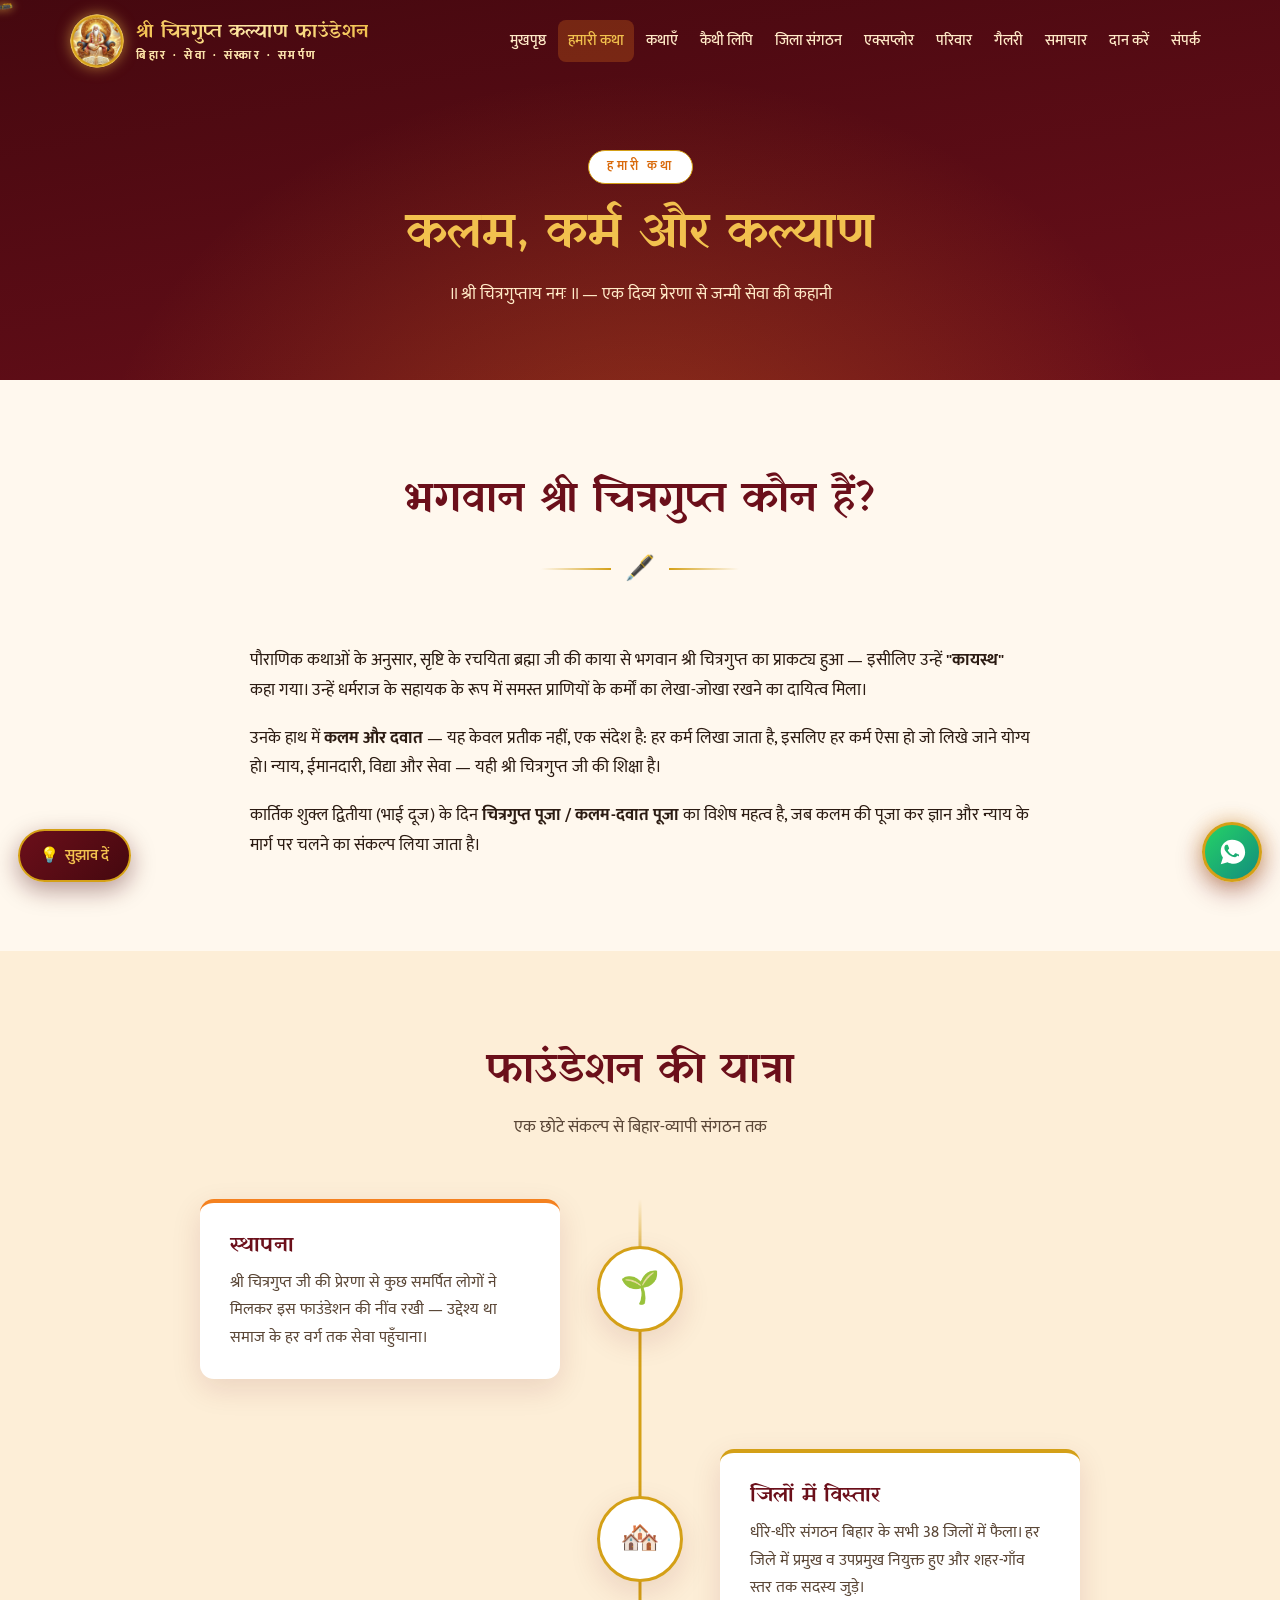
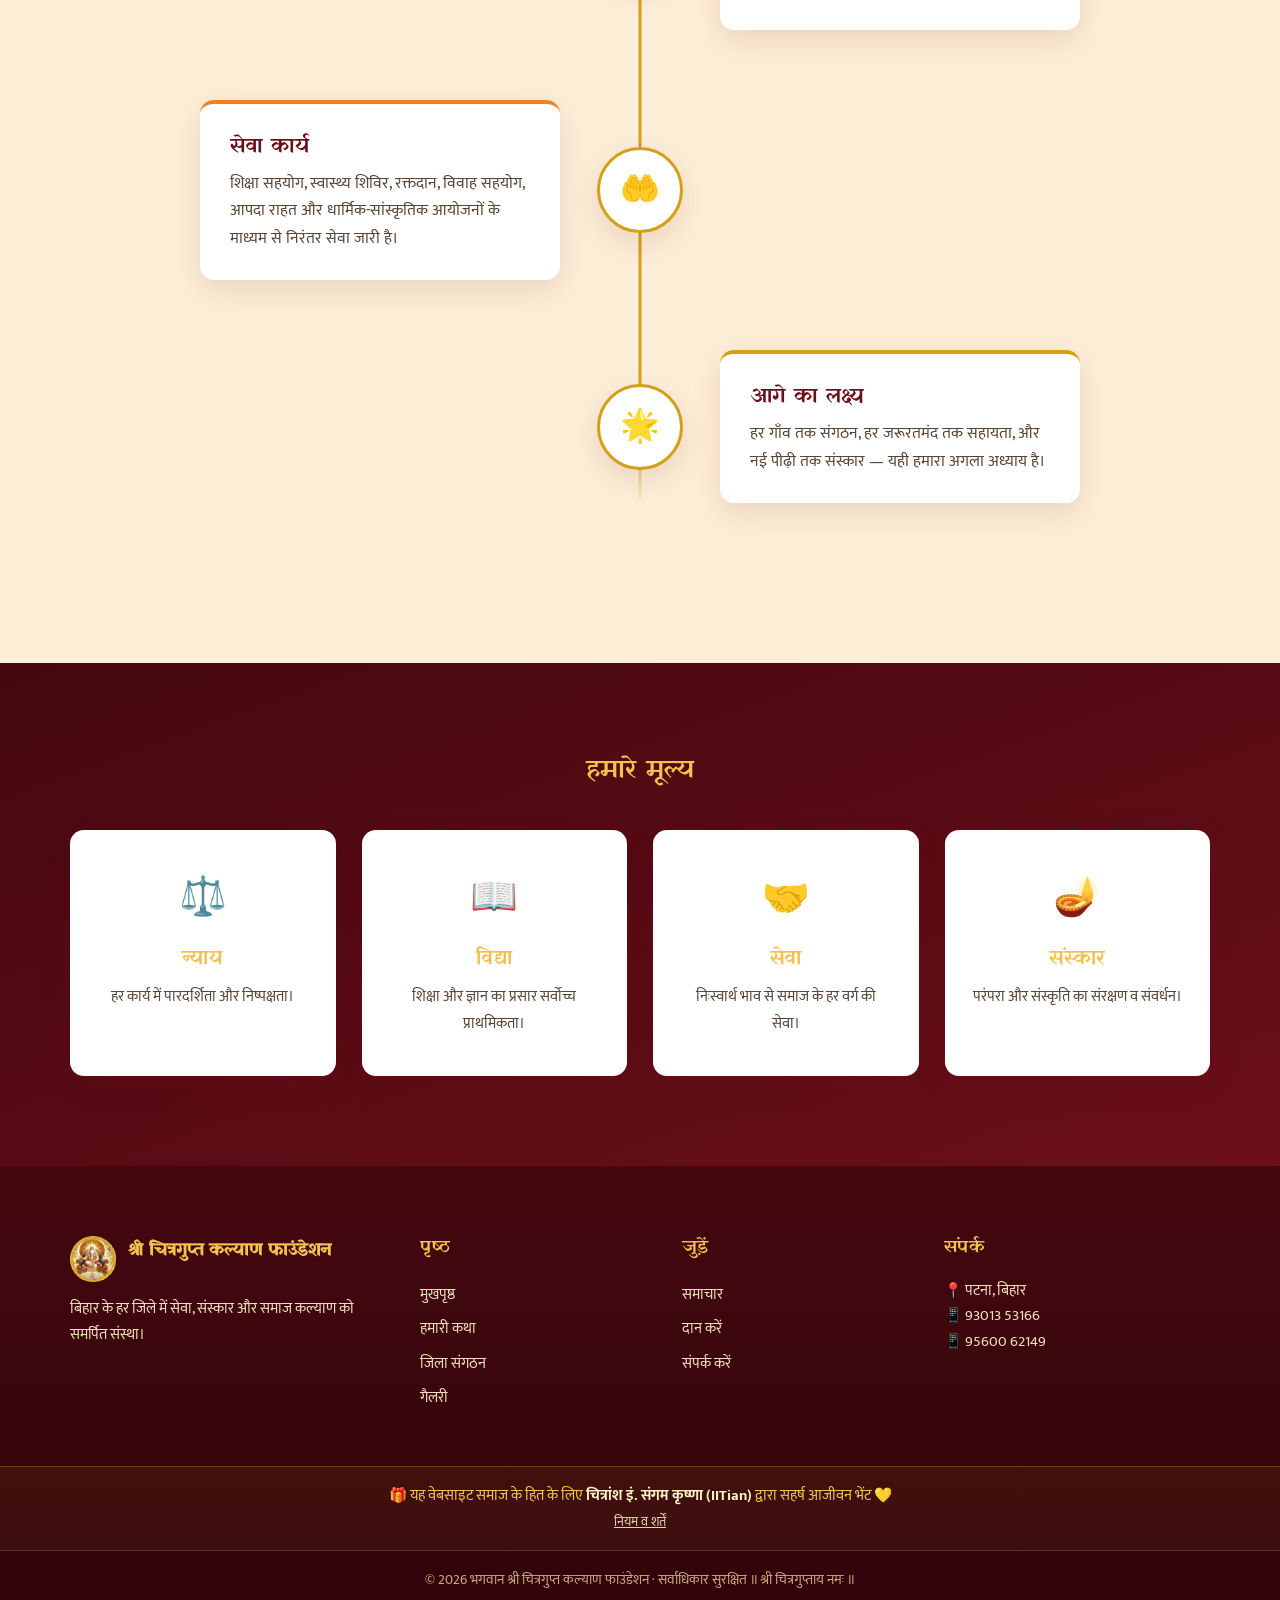
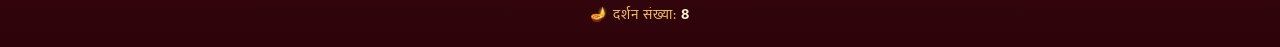
<file: katha.html>
<!DOCTYPE html>
<html lang="hi">
<head>
  <meta charset="UTF-8">
  <meta name="viewport" content="width=device-width, initial-scale=1.0">
  <title>हमारी कथा | श्री चित्रगुप्त कल्याण फाउंडेशन</title>
  <meta name="description" content="भगवान श्री चित्रगुप्त की कथा और फाउंडेशन की स्थापना से आज तक की यात्रा।">
  <link rel="icon" href="assets/img/logo.png" type="image/svg+xml">
  <link rel="preconnect" href="https://fonts.googleapis.com">
  <link href="https://fonts.googleapis.com/css2?family=Rozha+One&family=Mukta:wght@400;500;600;700&display=swap" rel="stylesheet">
  <link rel="stylesheet" href="assets/css/style.css"></head>
<body>

<header class="site-header scrolled">
  <div class="container header-inner">
    <a href="index.html" class="brand">
      <img src="assets/img/logo.png" alt="फाउंडेशन का लोगो">
      <span class="brand-name">श्री चित्रगुप्त कल्याण फाउंडेशन<small>बिहार · सेवा · संस्कार · समर्पण</small></span>
    </a>
    <button class="nav-toggle" aria-label="मेन्यू"><span></span><span></span><span></span></button>
    <nav class="main-nav">
      <ul>
        <li><a href="index.html">मुखपृष्ठ</a></li>
        <li><a href="katha.html">हमारी कथा</a></li>
        <li><a href="districts.html">जिला संगठन</a></li>
        <li><a href="gallery.html">गैलरी</a></li>
        <li><a href="samachar.html">समाचार</a></li>
        <li><a href="daan.html">दान करें</a></li>
        <li><a href="sampark.html">संपर्क</a></li>
      </ul>
    </nav>
  </div>
</header>

<section class="page-hero">
  <div class="container">
    <span class="section-label">हमारी कथा</span>
    <h1>कलम, कर्म और कल्याण</h1>
    <p>॥ श्री चित्रगुप्ताय नमः ॥ — एक दिव्य प्रेरणा से जन्मी सेवा की कहानी</p>
  </div>
</section>

<section>
  <div class="container">
    <div class="section-head reveal">
      <h2>भगवान श्री चित्रगुप्त कौन हैं?</h2>
      <div class="om-divider"><span>🖋️</span></div>
    </div>
    <div style="max-width:780px;margin:0 auto" class="reveal">
      <p style="margin-bottom:18px">पौराणिक कथाओं के अनुसार, सृष्टि के रचयिता ब्रह्मा जी की काया से भगवान श्री चित्रगुप्त का प्राकट्य हुआ — इसीलिए उन्हें <strong>"कायस्थ"</strong> कहा गया। उन्हें धर्मराज के सहायक के रूप में समस्त प्राणियों के कर्मों का लेखा-जोखा रखने का दायित्व मिला।</p>
      <p style="margin-bottom:18px">उनके हाथ में <strong>कलम और दवात</strong> — यह केवल प्रतीक नहीं, एक संदेश है: हर कर्म लिखा जाता है, इसलिए हर कर्म ऐसा हो जो लिखे जाने योग्य हो। न्याय, ईमानदारी, विद्या और सेवा — यही श्री चित्रगुप्त जी की शिक्षा है।</p>
      <p>कार्तिक शुक्ल द्वितीया (भाई दूज) के दिन <strong>चित्रगुप्त पूजा / कलम-दवात पूजा</strong> का विशेष महत्व है, जब कलम की पूजा कर ज्ञान और न्याय के मार्ग पर चलने का संकल्प लिया जाता है।</p>
    </div>
  </div>
</section>


<section class="bg-cream-deep">
  <div class="container">
    <div class="section-head reveal">
      <h2>फाउंडेशन की यात्रा</h2>
      <p>एक छोटे संकल्प से बिहार-व्यापी संगठन तक</p>
    </div>
    <div class="story-flow">
      <div class="story-step">
        <div class="story-icon">🌱</div>
        <div class="story-card reveal rv-left">
          <h3>स्थापना</h3>
          <p>श्री चित्रगुप्त जी की प्रेरणा से कुछ समर्पित लोगों ने मिलकर इस फाउंडेशन की नींव रखी — उद्देश्य था समाज के हर वर्ग तक सेवा पहुँचाना।</p>
        </div>
      </div>
      <div class="story-step">
        <div class="story-icon">🏘️</div>
        <div class="story-card reveal rv-right">
          <h3>जिलों में विस्तार</h3>
          <p>धीरे-धीरे संगठन बिहार के सभी 38 जिलों में फैला। हर जिले में प्रमुख व उपप्रमुख नियुक्त हुए और शहर-गाँव स्तर तक सदस्य जुड़े।</p>
        </div>
      </div>
      <div class="story-step">
        <div class="story-icon">🤲</div>
        <div class="story-card reveal rv-left">
          <h3>सेवा कार्य</h3>
          <p>शिक्षा सहयोग, स्वास्थ्य शिविर, रक्तदान, विवाह सहयोग, आपदा राहत और धार्मिक-सांस्कृतिक आयोजनों के माध्यम से निरंतर सेवा जारी है।</p>
        </div>
      </div>
      <div class="story-step">
        <div class="story-icon">🌟</div>
        <div class="story-card reveal rv-right">
          <h3>आगे का लक्ष्य</h3>
          <p>हर गाँव तक संगठन, हर जरूरतमंद तक सहायता, और नई पीढ़ी तक संस्कार — यही हमारा अगला अध्याय है।</p>
        </div>
      </div>
    </div>
  </div>
</section>

<section class="bg-maroon">
  <div class="container" style="text-align:center">
    <h2 class="reveal">हमारे मूल्य</h2>
    <div class="cards-grid" style="margin-top:40px">
      <div class="card reveal d1"><div class="card-icon">⚖️</div><h3>न्याय</h3><p>हर कार्य में पारदर्शिता और निष्पक्षता।</p></div>
      <div class="card reveal d2"><div class="card-icon">📖</div><h3>विद्या</h3><p>शिक्षा और ज्ञान का प्रसार सर्वोच्च प्राथमिकता।</p></div>
      <div class="card reveal d3"><div class="card-icon">🤝</div><h3>सेवा</h3><p>निःस्वार्थ भाव से समाज के हर वर्ग की सेवा।</p></div>
      <div class="card reveal d4"><div class="card-icon">🪔</div><h3>संस्कार</h3><p>परंपरा और संस्कृति का संरक्षण व संवर्धन।</p></div>
    </div>
  </div>
</section>

<footer class="site-footer">
  <div class="container">
    <div class="footer-grid">
      <div>
        <div class="footer-brand">
          <img src="assets/img/logo.png" alt="लोगो">
          <strong style="color:var(--gold-light);font-family:var(--font-display)">श्री चित्रगुप्त कल्याण फाउंडेशन</strong>
        </div>
        <p style="font-size:.92rem">बिहार के हर जिले में सेवा, संस्कार और समाज कल्याण को समर्पित संस्था।</p>
      </div>
      <div>
        <h4>पृष्ठ</h4>
        <a href="index.html">मुखपृष्ठ</a>
        <a href="katha.html">हमारी कथा</a>
        <a href="districts.html">जिला संगठन</a>
        <a href="gallery.html">गैलरी</a>
      </div>
      <div>
        <h4>जुड़ें</h4>
        <a href="samachar.html">समाचार</a>
        <a href="daan.html">दान करें</a>
        <a href="sampark.html">संपर्क करें</a>
      </div>
      <div>
        <h4>संपर्क</h4>
        <p style="font-size:.92rem">📍 पटना, बिहार<br>📱 93013 53166<br>📱 95600 62149</p>
      </div>
    </div>
  </div>
  <div class="footer-bottom">© 2026 भगवान श्री चित्रगुप्त कल्याण फाउंडेशन · सर्वाधिकार सुरक्षित ॥ श्री चित्रगुप्ताय नमः ॥</div>
</footer>

<script src="assets/js/data.js"></script>
<script src="assets/js/main.js"></script>
</body>
</html>
</file>
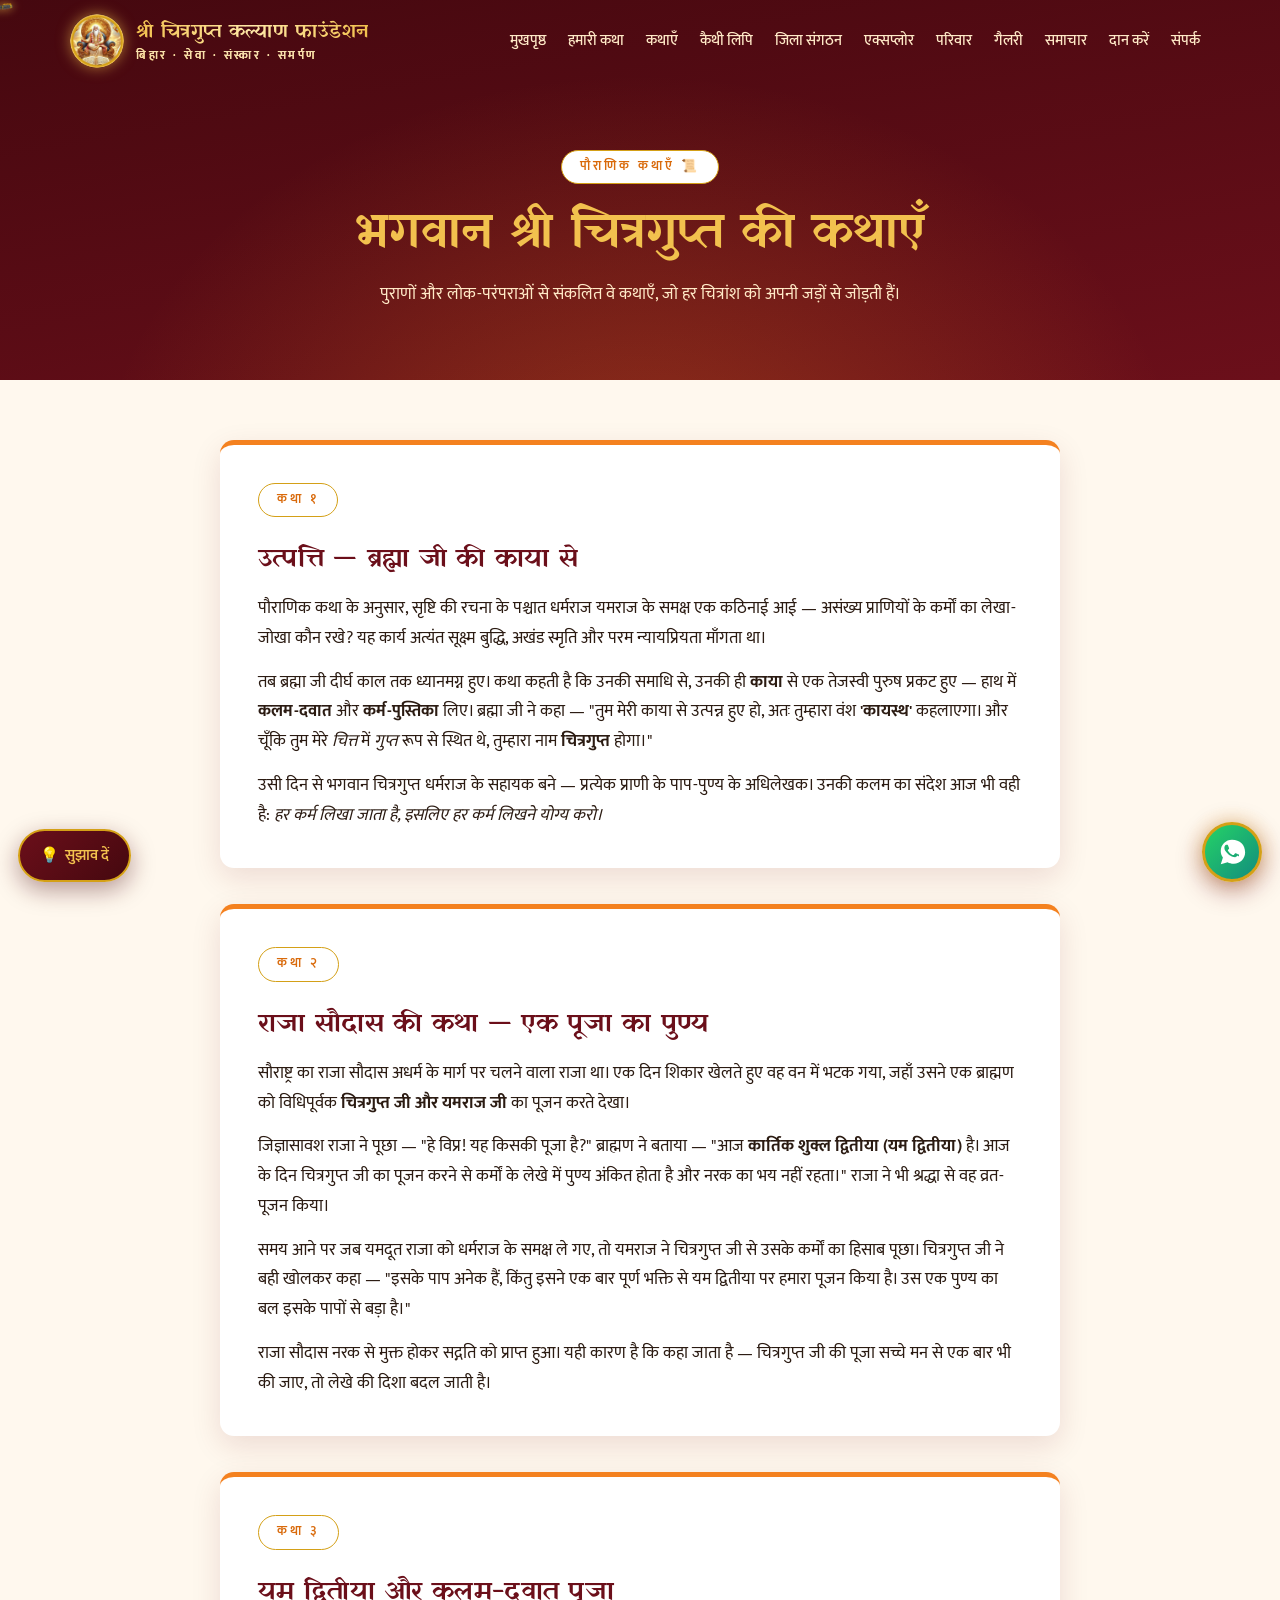
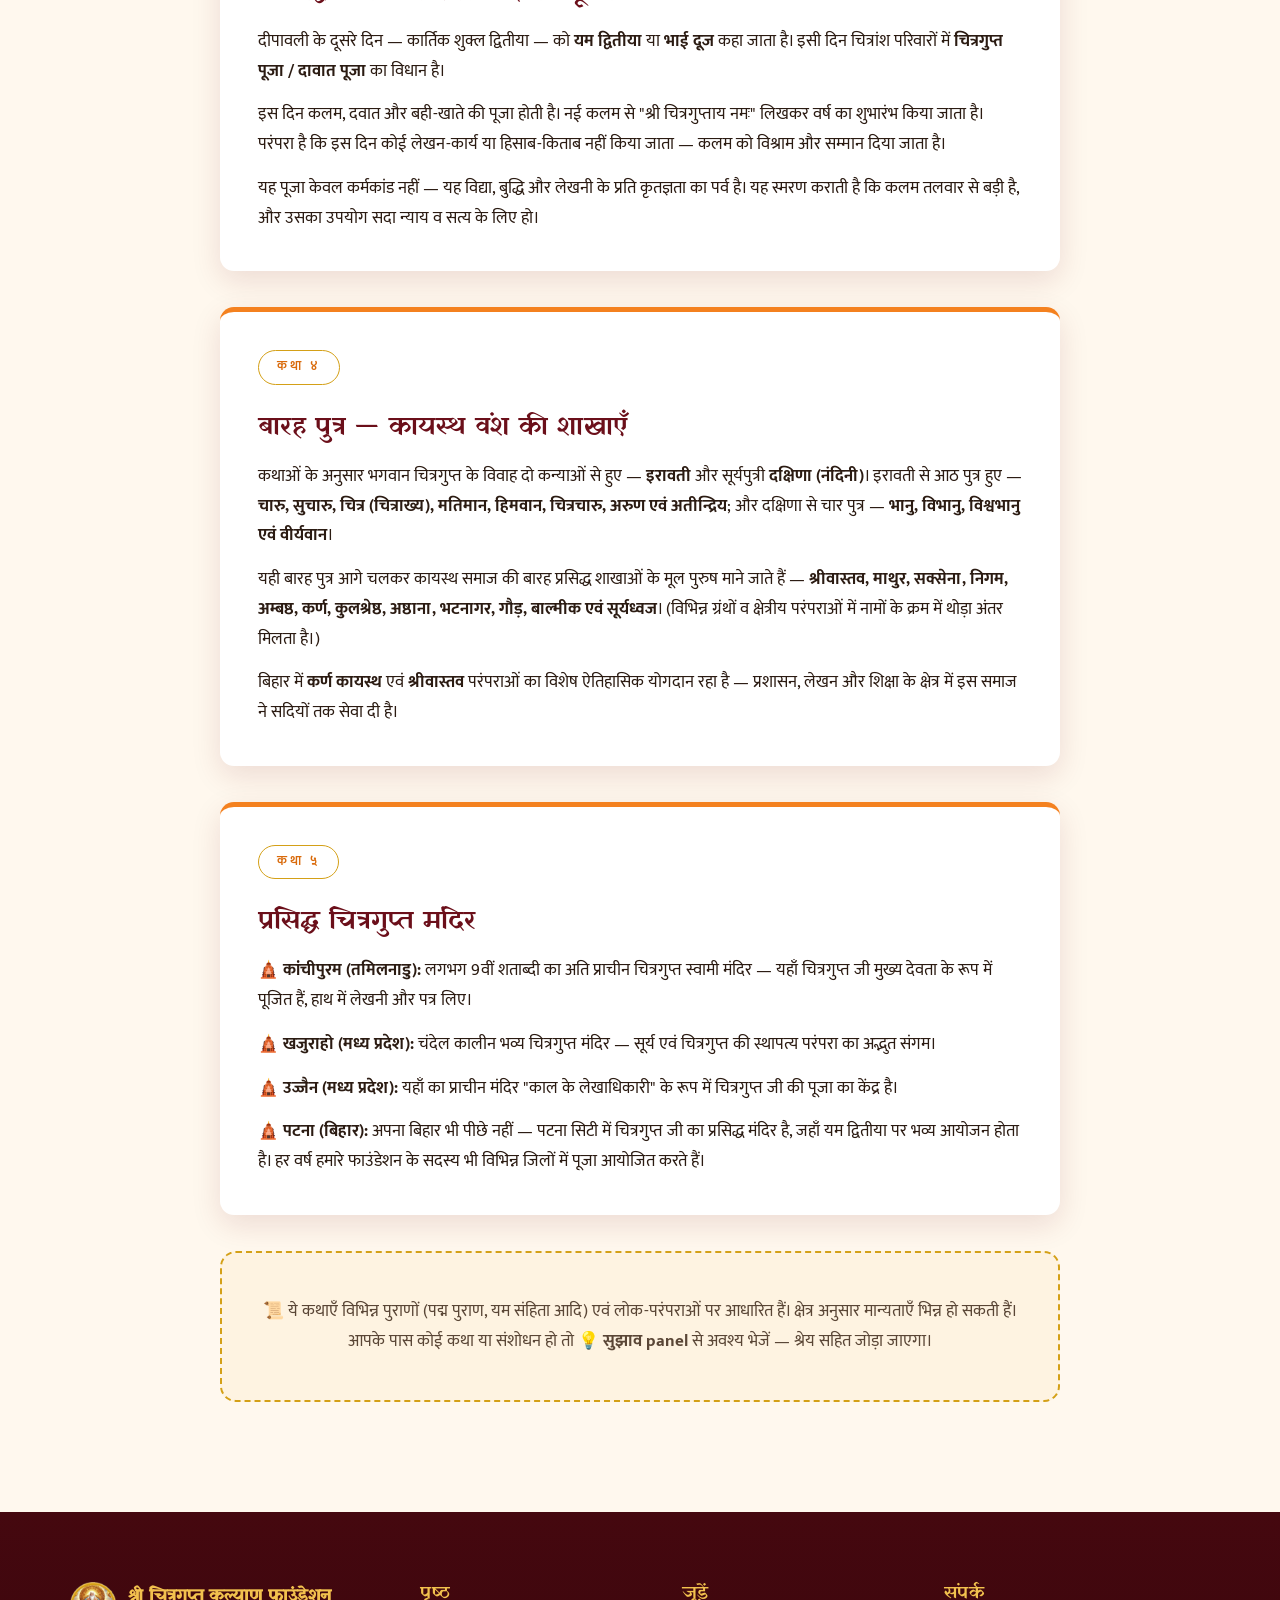
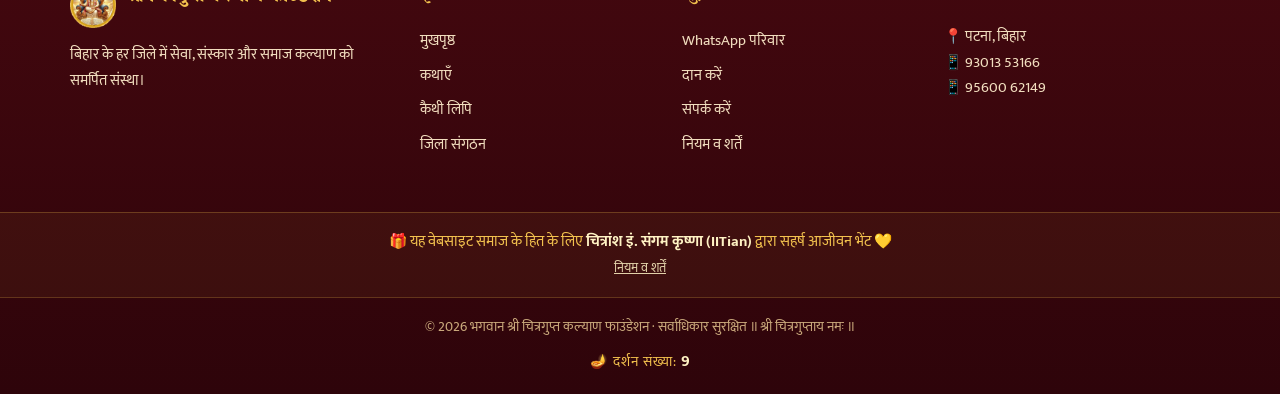
<file: kathayen.html>
<!DOCTYPE html>
<html lang="hi">
<head>
  <meta charset="UTF-8">
  <meta name="viewport" content="width=device-width, initial-scale=1.0">
  <title>चित्रगुप्त कथाएँ | श्री चित्रगुप्त कल्याण फाउंडेशन</title>
  <meta name="description" content="भगवान श्री चित्रगुप्त की पौराणिक कथाएँ — उत्पत्ति, राजा सौदास, यम द्वितीया, 12 पुत्र और कायस्थ वंश।">
  <link rel="icon" href="assets/img/favicon.png" type="image/png">
  <link rel="preconnect" href="https://fonts.googleapis.com">
  <link href="https://fonts.googleapis.com/css2?family=Rozha+One&family=Mukta:wght@400;500;600;700&display=swap" rel="stylesheet">
  <link rel="stylesheet" href="assets/css/style.css">
  <link rel="stylesheet" href="assets/css/extra.css"></head>
<body>

<header class="site-header scrolled">
  <div class="container header-inner">
    <a href="index.html" class="brand">
      <img src="assets/img/logo.png" alt="फाउंडेशन का लोगो">
      <span class="brand-name">श्री चित्रगुप्त कल्याण फाउंडेशन<small>बिहार · सेवा · संस्कार · समर्पण</small></span>
    </a>
    <button class="nav-toggle" aria-label="मेन्यू"><span></span><span></span><span></span></button>
    <nav class="main-nav">
      <ul>
        <li><a href="index.html">मुखपृष्ठ</a></li>
        <li><a href="katha.html">हमारी कथा</a></li>
        <li><a href="districts.html">जिला संगठन</a></li>
        <li><a href="gallery.html">गैलरी</a></li>
        <li><a href="samachar.html">समाचार</a></li>
        <li><a href="daan.html">दान करें</a></li>
        <li><a href="sampark.html">संपर्क</a></li>
      </ul>
    </nav>
  </div>
</header>

<section class="page-hero">
  <div class="container">
    <span class="section-label">पौराणिक कथाएँ 📜</span>
    <h1>भगवान श्री चित्रगुप्त की कथाएँ</h1>
    <p>पुराणों और लोक-परंपराओं से संकलित वे कथाएँ, जो हर चित्रांश को अपनी जड़ों से जोड़ती हैं।</p>
  </div>
</section>

<section style="padding-top:60px">
  <div class="container" style="max-width:840px">

    <article class="form-card reveal" style="max-width:100%;text-align:left;margin-bottom:36px">
      <span class="section-label">कथा १</span>
      <h2 style="font-size:1.6rem;margin:10px 0 16px">उत्पत्ति — ब्रह्मा जी की काया से</h2>
      <p style="margin-bottom:14px">पौराणिक कथा के अनुसार, सृष्टि की रचना के पश्चात धर्मराज यमराज के समक्ष एक कठिनाई आई — असंख्य प्राणियों के कर्मों का लेखा-जोखा कौन रखे? यह कार्य अत्यंत सूक्ष्म बुद्धि, अखंड स्मृति और परम न्यायप्रियता माँगता था।</p>
      <p style="margin-bottom:14px">तब ब्रह्मा जी दीर्घ काल तक ध्यानमग्न हुए। कथा कहती है कि उनकी समाधि से, उनकी ही <strong>काया</strong> से एक तेजस्वी पुरुष प्रकट हुए — हाथ में <strong>कलम-दवात</strong> और <strong>कर्म-पुस्तिका</strong> लिए। ब्रह्मा जी ने कहा — "तुम मेरी काया से उत्पन्न हुए हो, अतः तुम्हारा वंश <strong>'कायस्थ'</strong> कहलाएगा। और चूँकि तुम मेरे <em>चित्त</em> में <em>गुप्त</em> रूप से स्थित थे, तुम्हारा नाम <strong>चित्रगुप्त</strong> होगा।"</p>
      <p>उसी दिन से भगवान चित्रगुप्त धर्मराज के सहायक बने — प्रत्येक प्राणी के पाप-पुण्य के अधिलेखक। उनकी कलम का संदेश आज भी वही है: <em>हर कर्म लिखा जाता है, इसलिए हर कर्म लिखने योग्य करो।</em></p>
    </article>

    <article class="form-card reveal" style="max-width:100%;text-align:left;margin-bottom:36px">
      <span class="section-label">कथा २</span>
      <h2 style="font-size:1.6rem;margin:10px 0 16px">राजा सौदास की कथा — एक पूजा का पुण्य</h2>
      <p style="margin-bottom:14px">सौराष्ट्र का राजा सौदास अधर्म के मार्ग पर चलने वाला राजा था। एक दिन शिकार खेलते हुए वह वन में भटक गया, जहाँ उसने एक ब्राह्मण को विधिपूर्वक <strong>चित्रगुप्त जी और यमराज जी</strong> का पूजन करते देखा।</p>
      <p style="margin-bottom:14px">जिज्ञासावश राजा ने पूछा — "हे विप्र! यह किसकी पूजा है?" ब्राह्मण ने बताया — "आज <strong>कार्तिक शुक्ल द्वितीया (यम द्वितीया)</strong> है। आज के दिन चित्रगुप्त जी का पूजन करने से कर्मों के लेखे में पुण्य अंकित होता है और नरक का भय नहीं रहता।" राजा ने भी श्रद्धा से वह व्रत-पूजन किया।</p>
      <p style="margin-bottom:14px">समय आने पर जब यमदूत राजा को धर्मराज के समक्ष ले गए, तो यमराज ने चित्रगुप्त जी से उसके कर्मों का हिसाब पूछा। चित्रगुप्त जी ने बही खोलकर कहा — "इसके पाप अनेक हैं, किंतु इसने एक बार पूर्ण भक्ति से यम द्वितीया पर हमारा पूजन किया है। उस एक पुण्य का बल इसके पापों से बड़ा है।"</p>
      <p>राजा सौदास नरक से मुक्त होकर सद्गति को प्राप्त हुआ। यही कारण है कि कहा जाता है — चित्रगुप्त जी की पूजा सच्चे मन से एक बार भी की जाए, तो लेखे की दिशा बदल जाती है।</p>
    </article>


    <article class="form-card reveal" style="max-width:100%;text-align:left;margin-bottom:36px">
      <span class="section-label">कथा ३</span>
      <h2 style="font-size:1.6rem;margin:10px 0 16px">यम द्वितीया और कलम-दवात पूजा</h2>
      <p style="margin-bottom:14px">दीपावली के दूसरे दिन — कार्तिक शुक्ल द्वितीया — को <strong>यम द्वितीया</strong> या <strong>भाई दूज</strong> कहा जाता है। इसी दिन चित्रांश परिवारों में <strong>चित्रगुप्त पूजा / दावात पूजा</strong> का विधान है।</p>
      <p style="margin-bottom:14px">इस दिन कलम, दवात और बही-खाते की पूजा होती है। नई कलम से "श्री चित्रगुप्ताय नमः" लिखकर वर्ष का शुभारंभ किया जाता है। परंपरा है कि इस दिन कोई लेखन-कार्य या हिसाब-किताब नहीं किया जाता — कलम को विश्राम और सम्मान दिया जाता है।</p>
      <p>यह पूजा केवल कर्मकांड नहीं — यह विद्या, बुद्धि और लेखनी के प्रति कृतज्ञता का पर्व है। यह स्मरण कराती है कि कलम तलवार से बड़ी है, और उसका उपयोग सदा न्याय व सत्य के लिए हो।</p>
    </article>

    <article class="form-card reveal" style="max-width:100%;text-align:left;margin-bottom:36px">
      <span class="section-label">कथा ४</span>
      <h2 style="font-size:1.6rem;margin:10px 0 16px">बारह पुत्र — कायस्थ वंश की शाखाएँ</h2>
      <p style="margin-bottom:14px">कथाओं के अनुसार भगवान चित्रगुप्त के विवाह दो कन्याओं से हुए — <strong>इरावती</strong> और सूर्यपुत्री <strong>दक्षिणा (नंदिनी)</strong>। इरावती से आठ पुत्र हुए — <strong>चारु, सुचारु, चित्र (चित्राख्य), मतिमान, हिमवान, चित्रचारु, अरुण एवं अतीन्द्रिय</strong>; और दक्षिणा से चार पुत्र — <strong>भानु, विभानु, विश्वभानु एवं वीर्यवान</strong>।</p>
      <p style="margin-bottom:14px">यही बारह पुत्र आगे चलकर कायस्थ समाज की बारह प्रसिद्ध शाखाओं के मूल पुरुष माने जाते हैं — <strong>श्रीवास्तव, माथुर, सक्सेना, निगम, अम्बष्ठ, कर्ण, कुलश्रेष्ठ, अष्ठाना, भटनागर, गौड़, बाल्मीक एवं सूर्यध्वज</strong>। (विभिन्न ग्रंथों व क्षेत्रीय परंपराओं में नामों के क्रम में थोड़ा अंतर मिलता है।)</p>
      <p>बिहार में <strong>कर्ण कायस्थ</strong> एवं <strong>श्रीवास्तव</strong> परंपराओं का विशेष ऐतिहासिक योगदान रहा है — प्रशासन, लेखन और शिक्षा के क्षेत्र में इस समाज ने सदियों तक सेवा दी है।</p>
    </article>

    <article class="form-card reveal" style="max-width:100%;text-align:left;margin-bottom:36px">
      <span class="section-label">कथा ५</span>
      <h2 style="font-size:1.6rem;margin:10px 0 16px">प्रसिद्ध चित्रगुप्त मंदिर</h2>
      <p style="margin-bottom:14px"><strong>🛕 कांचीपुरम (तमिलनाडु):</strong> लगभग 9वीं शताब्दी का अति प्राचीन चित्रगुप्त स्वामी मंदिर — यहाँ चित्रगुप्त जी मुख्य देवता के रूप में पूजित हैं, हाथ में लेखनी और पत्र लिए।</p>
      <p style="margin-bottom:14px"><strong>🛕 खजुराहो (मध्य प्रदेश):</strong> चंदेल कालीन भव्य चित्रगुप्त मंदिर — सूर्य एवं चित्रगुप्त की स्थापत्य परंपरा का अद्भुत संगम।</p>
      <p style="margin-bottom:14px"><strong>🛕 उज्जैन (मध्य प्रदेश):</strong> यहाँ का प्राचीन मंदिर "काल के लेखाधिकारी" के रूप में चित्रगुप्त जी की पूजा का केंद्र है।</p>
      <p><strong>🛕 पटना (बिहार):</strong> अपना बिहार भी पीछे नहीं — पटना सिटी में चित्रगुप्त जी का प्रसिद्ध मंदिर है, जहाँ यम द्वितीया पर भव्य आयोजन होता है। हर वर्ष हमारे फाउंडेशन के सदस्य भी विभिन्न जिलों में पूजा आयोजित करते हैं।</p>
    </article>

    <div class="empty-state reveal" style="margin-bottom:20px">
      📜 ये कथाएँ विभिन्न पुराणों (पद्म पुराण, यम संहिता आदि) एवं लोक-परंपराओं पर आधारित हैं। क्षेत्र अनुसार मान्यताएँ भिन्न हो सकती हैं।<br>
      आपके पास कोई कथा या संशोधन हो तो 💡 <strong>सुझाव panel</strong> से अवश्य भेजें — श्रेय सहित जोड़ा जाएगा।
    </div>
  </div>
</section>

<footer class="site-footer">
  <div class="container">
    <div class="footer-grid">
      <div>
        <div class="footer-brand">
          <img src="assets/img/logo.png" alt="लोगो">
          <strong style="color:var(--gold-light);font-family:var(--font-display)">श्री चित्रगुप्त कल्याण फाउंडेशन</strong>
        </div>
        <p style="font-size:.92rem">बिहार के हर जिले में सेवा, संस्कार और समाज कल्याण को समर्पित संस्था।</p>
      </div>
      <div>
        <h4>पृष्ठ</h4>
        <a href="index.html">मुखपृष्ठ</a>
        <a href="kathayen.html">कथाएँ</a>
        <a href="kaithi.html">कैथी लिपि</a>
        <a href="districts.html">जिला संगठन</a>
      </div>
      <div>
        <h4>जुड़ें</h4>
        <a href="parivar.html">WhatsApp परिवार</a>
        <a href="daan.html">दान करें</a>
        <a href="sampark.html">संपर्क करें</a>
        <a href="terms.html">नियम व शर्तें</a>
      </div>
      <div>
        <h4>संपर्क</h4>
        <p style="font-size:.92rem">📍 पटना, बिहार<br>📱 93013 53166<br>📱 95600 62149</p>
      </div>
    </div>
  </div>
  <div class="footer-bottom">© 2026 भगवान श्री चित्रगुप्त कल्याण फाउंडेशन · सर्वाधिकार सुरक्षित ॥ श्री चित्रगुप्ताय नमः ॥</div>
</footer>

<script src="assets/js/data.js"></script>
<script src="assets/js/main.js"></script>
</body>
</html>
</file>
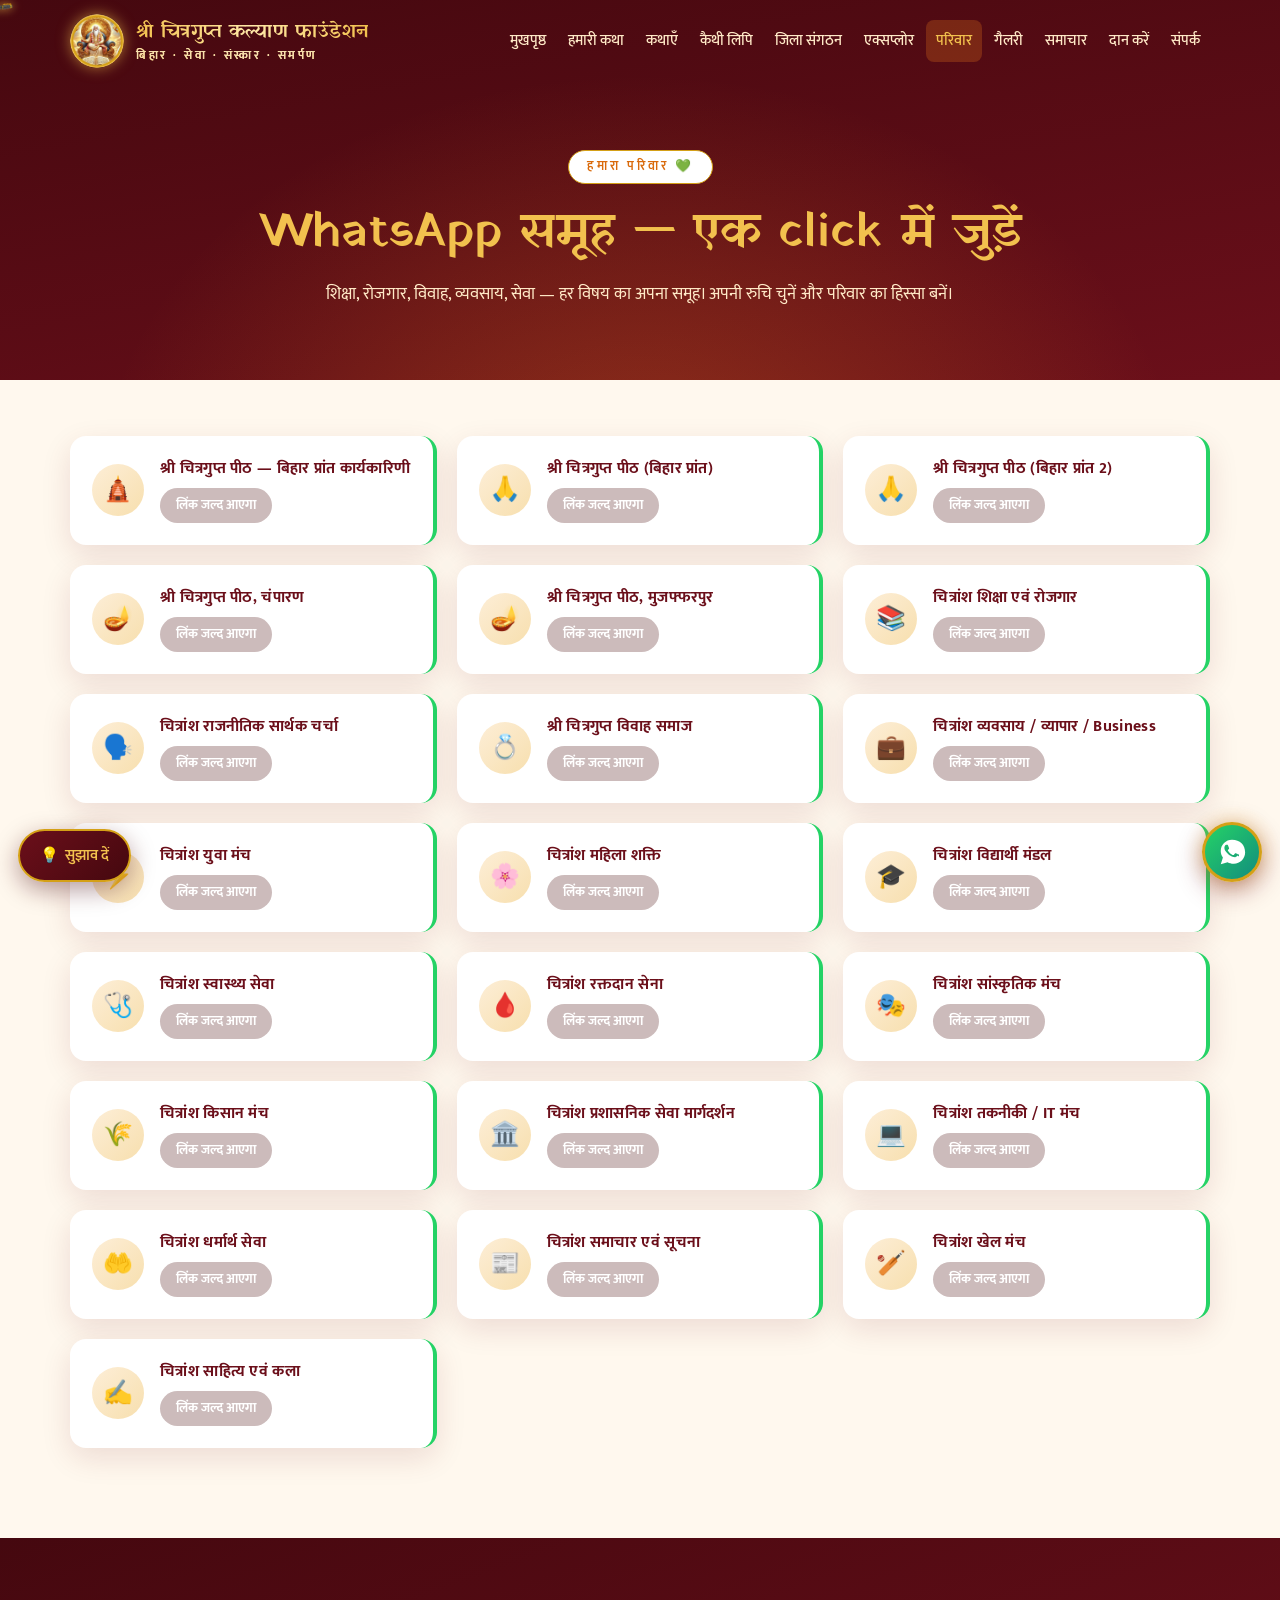
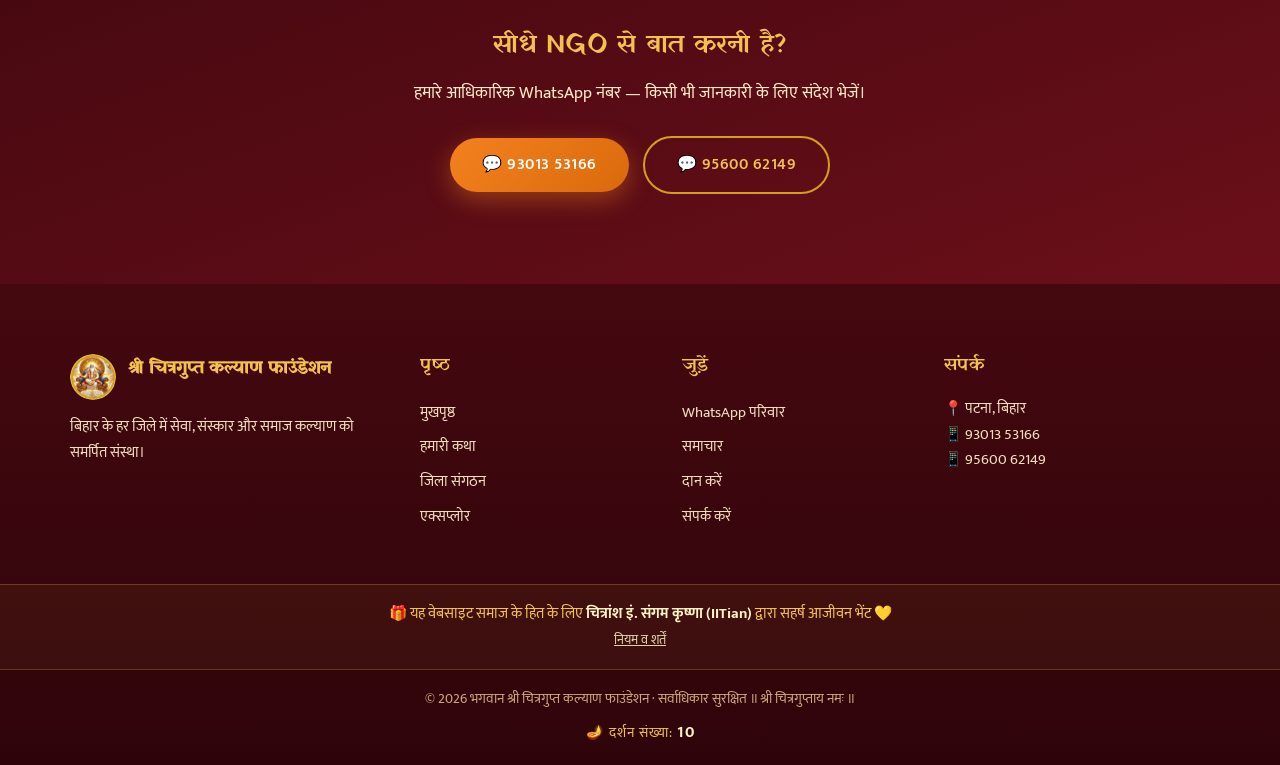
<file: parivar.html>
<!DOCTYPE html>
<html lang="hi">
<head>
  <meta charset="UTF-8">
  <meta name="viewport" content="width=device-width, initial-scale=1.0">
  <title>WhatsApp परिवार — हमारे समूह | श्री चित्रगुप्त कल्याण फाउंडेशन</title>
  <meta name="description" content="फाउंडेशन के 22+ WhatsApp समूह — शिक्षा, रोजगार, विवाह, व्यवसाय, सेवा — अपनी रुचि का समूह join करें।">
  <link rel="icon" href="assets/img/logo.png" type="image/png">
  <link rel="preconnect" href="https://fonts.googleapis.com">
  <link href="https://fonts.googleapis.com/css2?family=Rozha+One&family=Mukta:wght@400;500;600;700&display=swap" rel="stylesheet">
  <link rel="stylesheet" href="assets/css/style.css">
  <link rel="stylesheet" href="assets/css/extra.css"></head>
<body>

<header class="site-header scrolled">
  <div class="container header-inner">
    <a href="index.html" class="brand">
      <img src="assets/img/logo.png" alt="फाउंडेशन का लोगो" style="border-radius:50%">
      <span class="brand-name">श्री चित्रगुप्त कल्याण फाउंडेशन<small>बिहार · सेवा · संस्कार · समर्पण</small></span>
    </a>
    <button class="nav-toggle" aria-label="मेन्यू"><span></span><span></span><span></span></button>
    <nav class="main-nav">
      <ul>
        <li><a href="index.html">मुखपृष्ठ</a></li>
        <li><a href="katha.html">हमारी कथा</a></li>
        <li><a href="districts.html">जिला संगठन</a></li>
        <li><a href="gallery.html">गैलरी</a></li>
        <li><a href="samachar.html">समाचार</a></li>
        <li><a href="daan.html">दान करें</a></li>
        <li><a href="sampark.html">संपर्क</a></li>
      </ul>
    </nav>
  </div>
</header>

<section class="page-hero">
  <div class="container">
    <span class="section-label">हमारा परिवार 💚</span>
    <h1>WhatsApp समूह — एक click में जुड़ें</h1>
    <p>शिक्षा, रोजगार, विवाह, व्यवसाय, सेवा — हर विषय का अपना समूह। अपनी रुचि चुनें और परिवार का हिस्सा बनें।</p>
  </div>
</section>

<section style="padding-top:56px">
  <div class="container">
    <div class="groups-grid" id="groupsGrid"></div>
  </div>
</section>


<section class="bg-maroon">
  <div class="container" style="text-align:center">
    <h2 class="reveal">सीधे NGO से बात करनी है?</h2>
    <p class="reveal d1" style="margin:14px auto 28px">हमारे आधिकारिक WhatsApp नंबर — किसी भी जानकारी के लिए संदेश भेजें।</p>
    <div class="reveal d2">
      <a id="waBtn1" href="#" target="_blank" rel="noopener" class="btn btn-saffron">💬 93013 53166</a>
      <a id="waBtn2" href="#" target="_blank" rel="noopener" class="btn btn-gold-outline" style="margin-left:10px">💬 95600 62149</a>
    </div>
  </div>
</section>

<footer class="site-footer">
  <div class="container">
    <div class="footer-grid">
      <div>
        <div class="footer-brand">
          <img src="assets/img/logo.png" alt="लोगो" style="border-radius:50%">
          <strong style="color:var(--gold-light);font-family:var(--font-display)">श्री चित्रगुप्त कल्याण फाउंडेशन</strong>
        </div>
        <p style="font-size:.92rem">बिहार के हर जिले में सेवा, संस्कार और समाज कल्याण को समर्पित संस्था।</p>
      </div>
      <div>
        <h4>पृष्ठ</h4>
        <a href="index.html">मुखपृष्ठ</a>
        <a href="katha.html">हमारी कथा</a>
        <a href="districts.html">जिला संगठन</a>
        <a href="explore.html">एक्सप्लोर</a>
      </div>
      <div>
        <h4>जुड़ें</h4>
        <a href="parivar.html">WhatsApp परिवार</a>
        <a href="samachar.html">समाचार</a>
        <a href="daan.html">दान करें</a>
        <a href="sampark.html">संपर्क करें</a>
      </div>
      <div>
        <h4>संपर्क</h4>
        <p style="font-size:.92rem">📍 पटना, बिहार<br>📱 93013 53166<br>📱 95600 62149</p>
      </div>
    </div>
  </div>
  <div class="footer-bottom">© 2026 भगवान श्री चित्रगुप्त कल्याण फाउंडेशन · सर्वाधिकार सुरक्षित ॥ श्री चित्रगुप्ताय नमः ॥</div>
</footer>

<script src="assets/js/data.js"></script>
<script src="assets/js/main.js"></script>
<script>
document.addEventListener('DOMContentLoaded', () => {
  document.getElementById('groupsGrid').innerHTML = GROUPS.map((g, i) => `
    <div class="group-card reveal visible" style="transition-delay:${Math.min(i * .04, .5)}s">
      <div class="group-icon">${g.icon}</div>
      <div class="group-info">
        <h3>${g.name}</h3>
        ${g.link
          ? `<a class="group-join" href="${g.link}" target="_blank" rel="noopener">Join करें ➤</a>`
          : `<span class="group-join disabled">लिंक जल्द आएगा</span>`}
      </div>
    </div>`).join('');

  const msg = encodeURIComponent('🙏 जय चित्रगुप्त! मुझे फाउंडेशन के बारे में जानकारी चाहिए।');
  document.getElementById('waBtn1').href = `https://wa.me/${NGO.whatsapp1}?text=${msg}`;
  document.getElementById('waBtn2').href = `https://wa.me/${NGO.whatsapp2}?text=${msg}`;
});
</script>
</body>
</html>
</file>
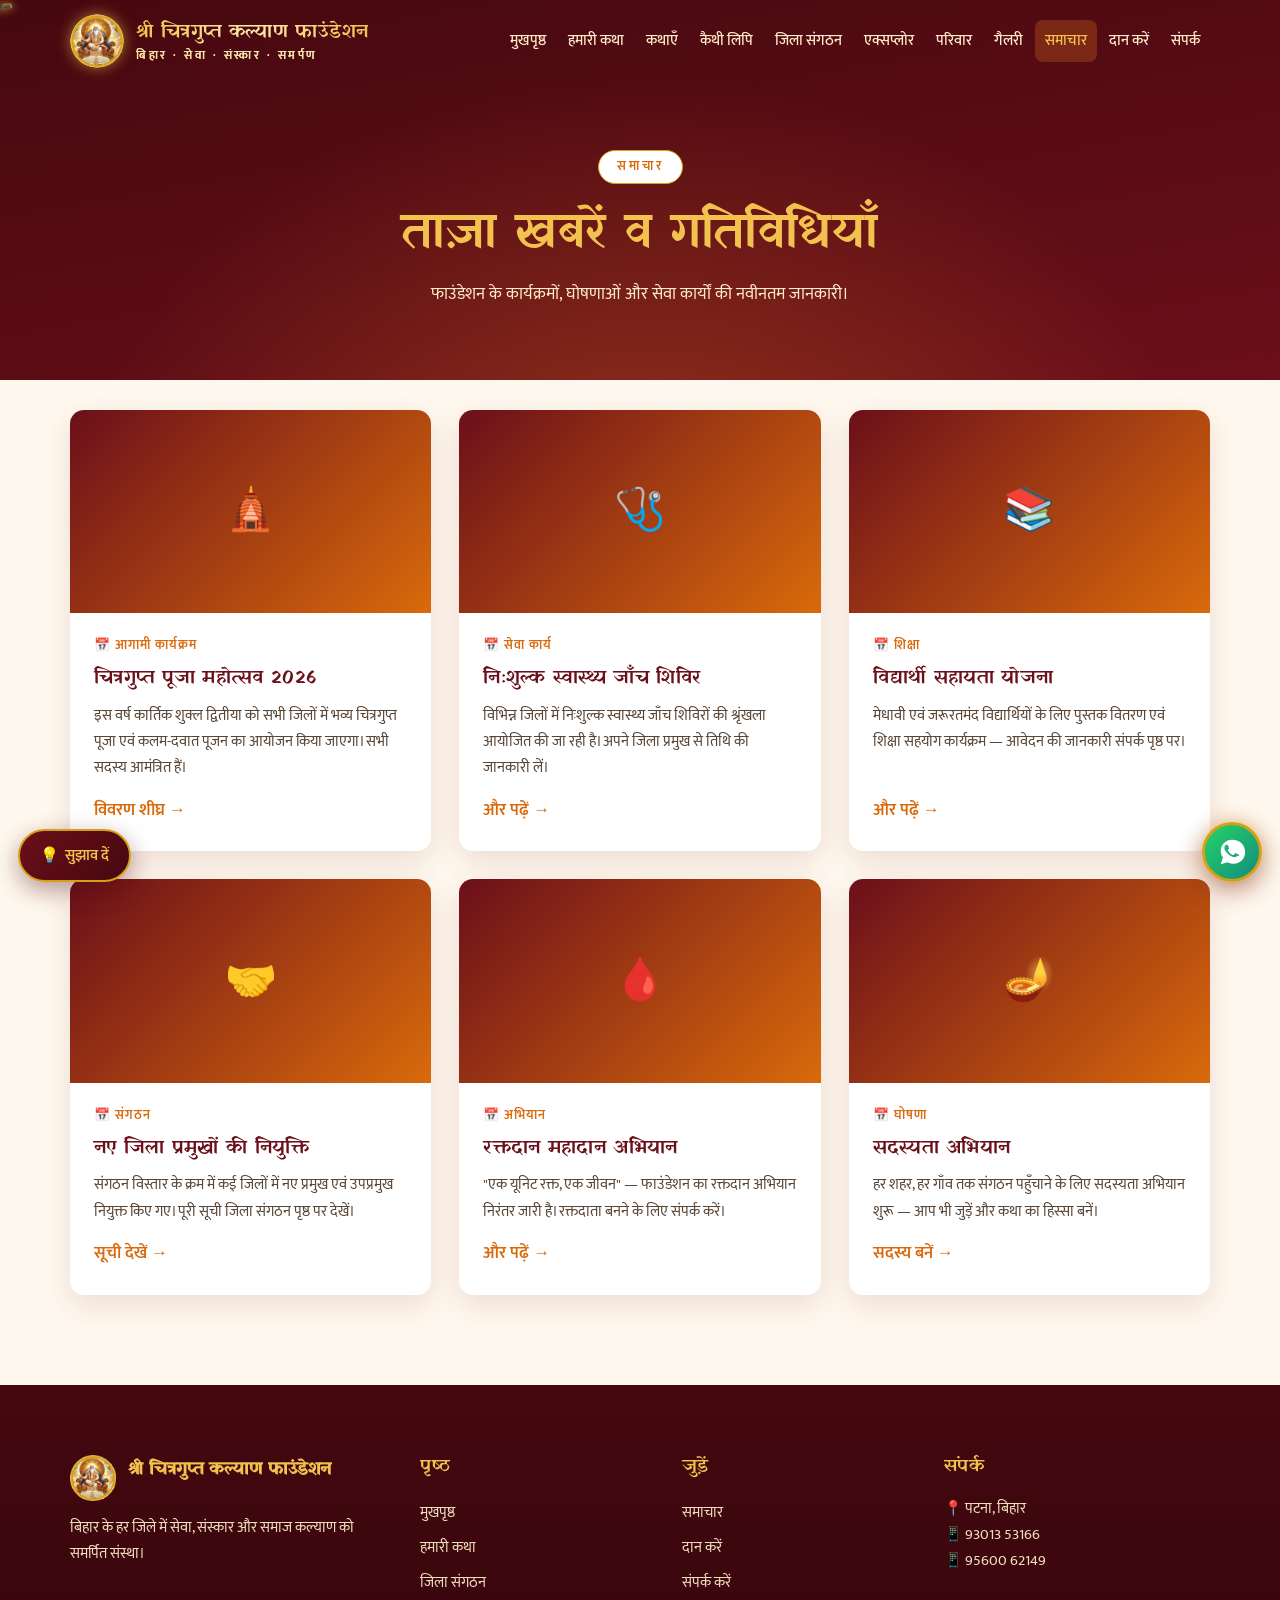
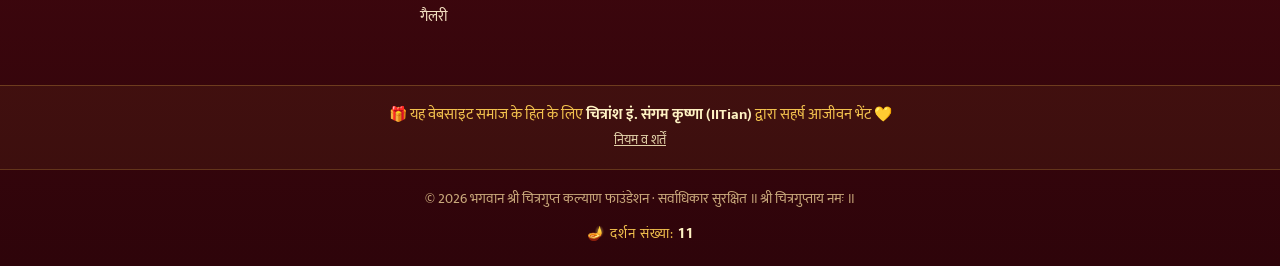
<file: samachar.html>
<!DOCTYPE html>
<html lang="hi">
<head>
  <meta charset="UTF-8">
  <meta name="viewport" content="width=device-width, initial-scale=1.0">
  <title>समाचार एवं गतिविधियाँ | श्री चित्रगुप्त कल्याण फाउंडेशन</title>
  <meta name="description" content="फाउंडेशन की ताज़ा खबरें, आगामी कार्यक्रम और गतिविधियों की जानकारी।">
  <link rel="icon" href="assets/img/logo.png" type="image/svg+xml">
  <link rel="preconnect" href="https://fonts.googleapis.com">
  <link href="https://fonts.googleapis.com/css2?family=Rozha+One&family=Mukta:wght@400;500;600;700&display=swap" rel="stylesheet">
  <link rel="stylesheet" href="assets/css/style.css"></head>
<body>

<header class="site-header scrolled">
  <div class="container header-inner">
    <a href="index.html" class="brand">
      <img src="assets/img/logo.png" alt="फाउंडेशन का लोगो">
      <span class="brand-name">श्री चित्रगुप्त कल्याण फाउंडेशन<small>बिहार · सेवा · संस्कार · समर्पण</small></span>
    </a>
    <button class="nav-toggle" aria-label="मेन्यू"><span></span><span></span><span></span></button>
    <nav class="main-nav">
      <ul>
        <li><a href="index.html">मुखपृष्ठ</a></li>
        <li><a href="katha.html">हमारी कथा</a></li>
        <li><a href="districts.html">जिला संगठन</a></li>
        <li><a href="gallery.html">गैलरी</a></li>
        <li><a href="samachar.html">समाचार</a></li>
        <li><a href="daan.html">दान करें</a></li>
        <li><a href="sampark.html">संपर्क</a></li>
      </ul>
    </nav>
  </div>
</header>

<section class="page-hero">
  <div class="container">
    <span class="section-label">समाचार</span>
    <h1>ताज़ा खबरें व गतिविधियाँ</h1>
    <p>फाउंडेशन के कार्यक्रमों, घोषणाओं और सेवा कार्यों की नवीनतम जानकारी।</p>
  </div>
</section>


<section style="padding-top:30px">
  <div class="container">
    <div class="news-grid">
      <!-- नई खबर जोड़ने के लिए नीचे वाला block copy करके ऊपर paste करें -->
      <article class="news-card reveal d1">
        <div class="news-thumb">🛕</div>
        <div class="news-body">
          <div class="news-date">📅 आगामी कार्यक्रम</div>
          <h3>चित्रगुप्त पूजा महोत्सव 2026</h3>
          <p>इस वर्ष कार्तिक शुक्ल द्वितीया को सभी जिलों में भव्य चित्रगुप्त पूजा एवं कलम-दवात पूजन का आयोजन किया जाएगा। सभी सदस्य आमंत्रित हैं।</p>
          <span class="news-link">विवरण शीघ्र →</span>
        </div>
      </article>
      <article class="news-card reveal d2">
        <div class="news-thumb">🩺</div>
        <div class="news-body">
          <div class="news-date">📅 सेवा कार्य</div>
          <h3>निःशुल्क स्वास्थ्य जाँच शिविर</h3>
          <p>विभिन्न जिलों में निःशुल्क स्वास्थ्य जाँच शिविरों की श्रृंखला आयोजित की जा रही है। अपने जिला प्रमुख से तिथि की जानकारी लें।</p>
          <span class="news-link">और पढ़ें →</span>
        </div>
      </article>
      <article class="news-card reveal d3">
        <div class="news-thumb">📚</div>
        <div class="news-body">
          <div class="news-date">📅 शिक्षा</div>
          <h3>विद्यार्थी सहायता योजना</h3>
          <p>मेधावी एवं जरूरतमंद विद्यार्थियों के लिए पुस्तक वितरण एवं शिक्षा सहयोग कार्यक्रम — आवेदन की जानकारी संपर्क पृष्ठ पर।</p>
          <span class="news-link">और पढ़ें →</span>
        </div>
      </article>
      <article class="news-card reveal d1">
        <div class="news-thumb">🤝</div>
        <div class="news-body">
          <div class="news-date">📅 संगठन</div>
          <h3>नए जिला प्रमुखों की नियुक्ति</h3>
          <p>संगठन विस्तार के क्रम में कई जिलों में नए प्रमुख एवं उपप्रमुख नियुक्त किए गए। पूरी सूची जिला संगठन पृष्ठ पर देखें।</p>
          <a class="news-link" href="districts.html">सूची देखें →</a>
        </div>
      </article>
      <article class="news-card reveal d2">
        <div class="news-thumb">🩸</div>
        <div class="news-body">
          <div class="news-date">📅 अभियान</div>
          <h3>रक्तदान महादान अभियान</h3>
          <p>"एक यूनिट रक्त, एक जीवन" — फाउंडेशन का रक्तदान अभियान निरंतर जारी है। रक्तदाता बनने के लिए संपर्क करें।</p>
          <span class="news-link">और पढ़ें →</span>
        </div>
      </article>
      <article class="news-card reveal d3">
        <div class="news-thumb">🪔</div>
        <div class="news-body">
          <div class="news-date">📅 घोषणा</div>
          <h3>सदस्यता अभियान</h3>
          <p>हर शहर, हर गाँव तक संगठन पहुँचाने के लिए सदस्यता अभियान शुरू — आप भी जुड़ें और कथा का हिस्सा बनें।</p>
          <a class="news-link" href="sampark.html">सदस्य बनें →</a>
        </div>
      </article>
    </div>
  </div>
</section>


<footer class="site-footer">
  <div class="container">
    <div class="footer-grid">
      <div>
        <div class="footer-brand">
          <img src="assets/img/logo.png" alt="लोगो">
          <strong style="color:var(--gold-light);font-family:var(--font-display)">श्री चित्रगुप्त कल्याण फाउंडेशन</strong>
        </div>
        <p style="font-size:.92rem">बिहार के हर जिले में सेवा, संस्कार और समाज कल्याण को समर्पित संस्था।</p>
      </div>
      <div>
        <h4>पृष्ठ</h4>
        <a href="index.html">मुखपृष्ठ</a>
        <a href="katha.html">हमारी कथा</a>
        <a href="districts.html">जिला संगठन</a>
        <a href="gallery.html">गैलरी</a>
      </div>
      <div>
        <h4>जुड़ें</h4>
        <a href="samachar.html">समाचार</a>
        <a href="daan.html">दान करें</a>
        <a href="sampark.html">संपर्क करें</a>
      </div>
      <div>
        <h4>संपर्क</h4>
        <p style="font-size:.92rem">📍 पटना, बिहार<br>📱 93013 53166<br>📱 95600 62149</p>
      </div>
    </div>
  </div>
  <div class="footer-bottom">© 2026 भगवान श्री चित्रगुप्त कल्याण फाउंडेशन · सर्वाधिकार सुरक्षित ॥ श्री चित्रगुप्ताय नमः ॥</div>
</footer>

<script src="assets/js/data.js"></script>
<script src="assets/js/main.js"></script>
</body>
</html>
</file>
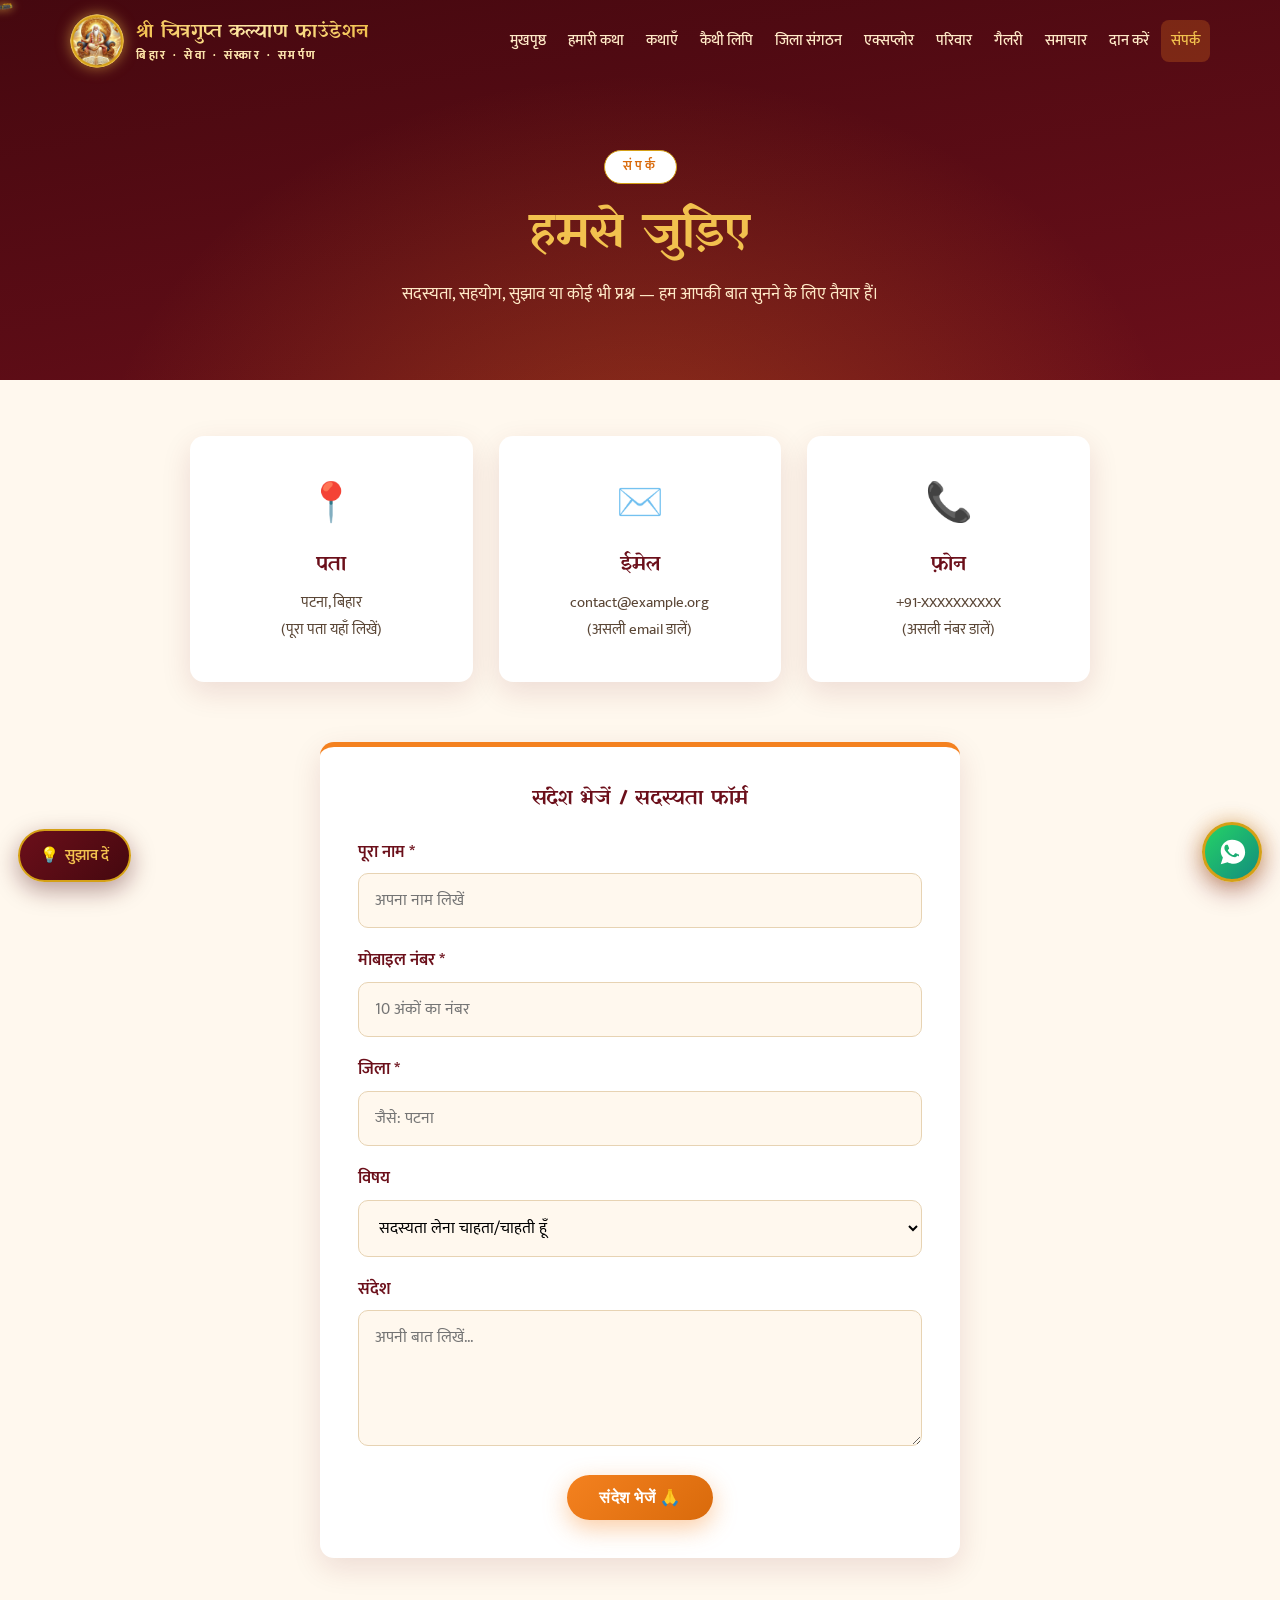
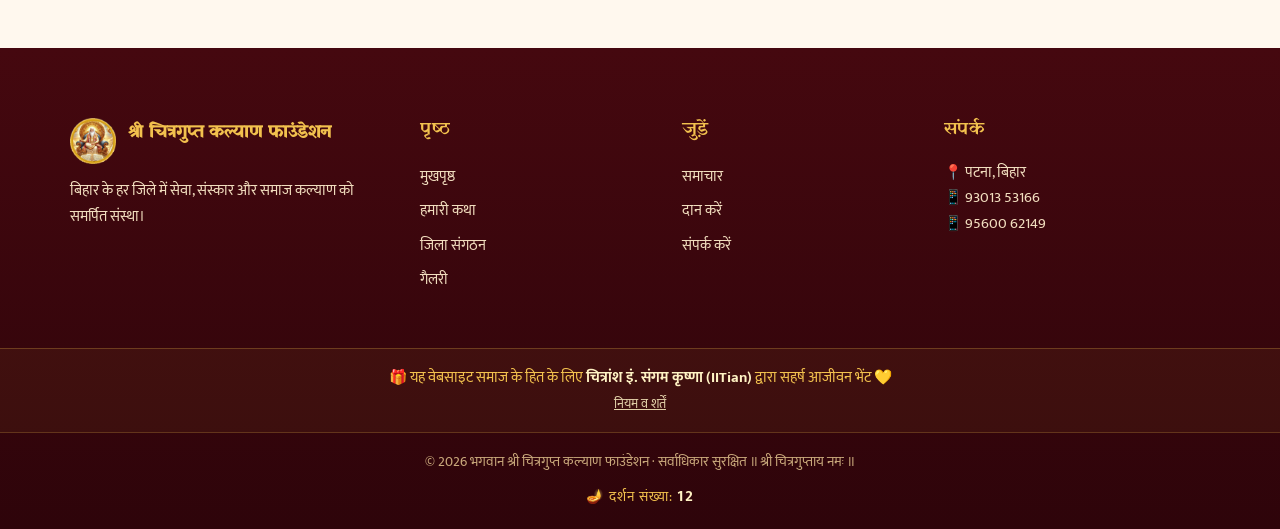
<file: sampark.html>
<!DOCTYPE html>
<html lang="hi">
<head>
  <meta charset="UTF-8">
  <meta name="viewport" content="width=device-width, initial-scale=1.0">
  <title>संपर्क करें | श्री चित्रगुप्त कल्याण फाउंडेशन</title>
  <meta name="description" content="फाउंडेशन से संपर्क करें — सदस्यता, सहयोग या किसी भी जानकारी के लिए।">
  <link rel="icon" href="assets/img/logo.png" type="image/svg+xml">
  <link rel="preconnect" href="https://fonts.googleapis.com">
  <link href="https://fonts.googleapis.com/css2?family=Rozha+One&family=Mukta:wght@400;500;600;700&display=swap" rel="stylesheet">
  <link rel="stylesheet" href="assets/css/style.css"></head>
<body>

<header class="site-header scrolled">
  <div class="container header-inner">
    <a href="index.html" class="brand">
      <img src="assets/img/logo.png" alt="फाउंडेशन का लोगो">
      <span class="brand-name">श्री चित्रगुप्त कल्याण फाउंडेशन<small>बिहार · सेवा · संस्कार · समर्पण</small></span>
    </a>
    <button class="nav-toggle" aria-label="मेन्यू"><span></span><span></span><span></span></button>
    <nav class="main-nav">
      <ul>
        <li><a href="index.html">मुखपृष्ठ</a></li>
        <li><a href="katha.html">हमारी कथा</a></li>
        <li><a href="districts.html">जिला संगठन</a></li>
        <li><a href="gallery.html">गैलरी</a></li>
        <li><a href="samachar.html">समाचार</a></li>
        <li><a href="daan.html">दान करें</a></li>
        <li><a href="sampark.html">संपर्क</a></li>
      </ul>
    </nav>
  </div>
</header>

<section class="page-hero">
  <div class="container">
    <span class="section-label">संपर्क</span>
    <h1>हमसे जुड़िए</h1>
    <p>सदस्यता, सहयोग, सुझाव या कोई भी प्रश्न — हम आपकी बात सुनने के लिए तैयार हैं।</p>
  </div>
</section>

<section style="padding-top:56px">
  <div class="container">
    <div class="cards-grid" style="max-width:900px;margin:0 auto 60px">
      <div class="card reveal d1"><div class="card-icon">📍</div><h3>पता</h3><p>पटना, बिहार<br>(पूरा पता यहाँ लिखें)</p></div>
      <div class="card reveal d2"><div class="card-icon">✉️</div><h3>ईमेल</h3><p>contact@example.org<br>(असली email डालें)</p></div>
      <div class="card reveal d3"><div class="card-icon">📞</div><h3>फ़ोन</h3><p>+91-XXXXXXXXXX<br>(असली नंबर डालें)</p></div>
    </div>

    <div class="form-card reveal">
      <h3 style="text-align:center;margin-bottom:24px">संदेश भेजें / सदस्यता फॉर्म</h3>
      <!-- TIP: GitHub Pages पर form चलाने के लिए https://formspree.io पर free account बनाकर
           नीचे form में action="https://formspree.io/f/YOUR_ID" method="POST" लगाएँ और data-demo हटा दें -->
      <form data-demo>
        <div class="form-row">
          <label for="name">पूरा नाम *</label>
          <input type="text" id="name" name="name" required placeholder="अपना नाम लिखें">
        </div>
        <div class="form-row">
          <label for="phone">मोबाइल नंबर *</label>
          <input type="tel" id="phone" name="phone" required placeholder="10 अंकों का नंबर">
        </div>
        <div class="form-row">
          <label for="district">जिला *</label>
          <input type="text" id="district" name="district" required placeholder="जैसे: पटना">
        </div>
        <div class="form-row">
          <label for="subject">विषय</label>
          <select id="subject" name="subject">
            <option>सदस्यता लेना चाहता/चाहती हूँ</option>
            <option>दान संबंधी जानकारी</option>
            <option>कार्यक्रम की जानकारी</option>
            <option>सुझाव / अन्य</option>
          </select>
        </div>
        <div class="form-row">
          <label for="message">संदेश</label>
          <textarea id="message" name="message" rows="4" placeholder="अपनी बात लिखें..."></textarea>
        </div>
        <div style="text-align:center">
          <button type="submit" class="btn btn-saffron">संदेश भेजें 🙏</button>
        </div>
      </form>
    </div>
  </div>
</section>


<footer class="site-footer">
  <div class="container">
    <div class="footer-grid">
      <div>
        <div class="footer-brand">
          <img src="assets/img/logo.png" alt="लोगो">
          <strong style="color:var(--gold-light);font-family:var(--font-display)">श्री चित्रगुप्त कल्याण फाउंडेशन</strong>
        </div>
        <p style="font-size:.92rem">बिहार के हर जिले में सेवा, संस्कार और समाज कल्याण को समर्पित संस्था।</p>
      </div>
      <div>
        <h4>पृष्ठ</h4>
        <a href="index.html">मुखपृष्ठ</a>
        <a href="katha.html">हमारी कथा</a>
        <a href="districts.html">जिला संगठन</a>
        <a href="gallery.html">गैलरी</a>
      </div>
      <div>
        <h4>जुड़ें</h4>
        <a href="samachar.html">समाचार</a>
        <a href="daan.html">दान करें</a>
        <a href="sampark.html">संपर्क करें</a>
      </div>
      <div>
        <h4>संपर्क</h4>
        <p style="font-size:.92rem">📍 पटना, बिहार<br>📱 93013 53166<br>📱 95600 62149</p>
      </div>
    </div>
  </div>
  <div class="footer-bottom">© 2026 भगवान श्री चित्रगुप्त कल्याण फाउंडेशन · सर्वाधिकार सुरक्षित ॥ श्री चित्रगुप्ताय नमः ॥</div>
</footer>

<script src="assets/js/data.js"></script>
<script src="assets/js/main.js"></script>
</body>
</html>
</file>
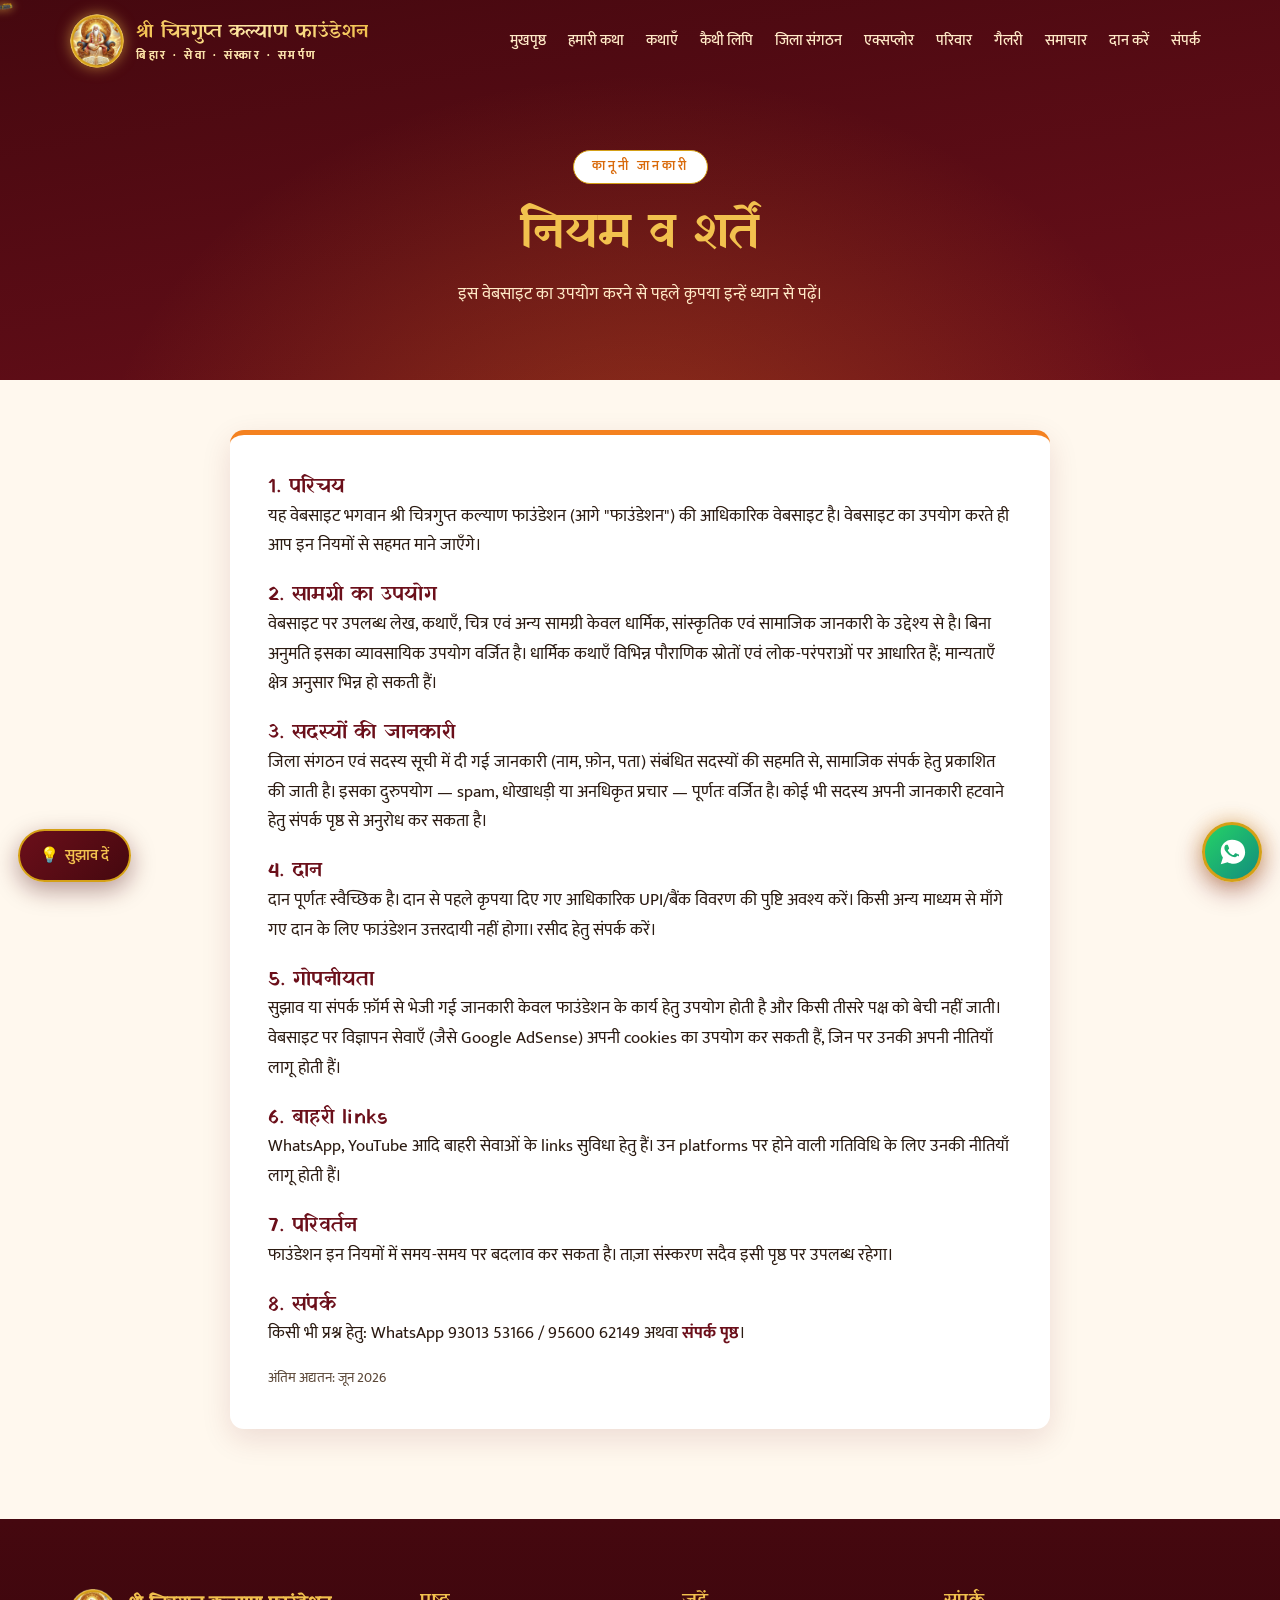
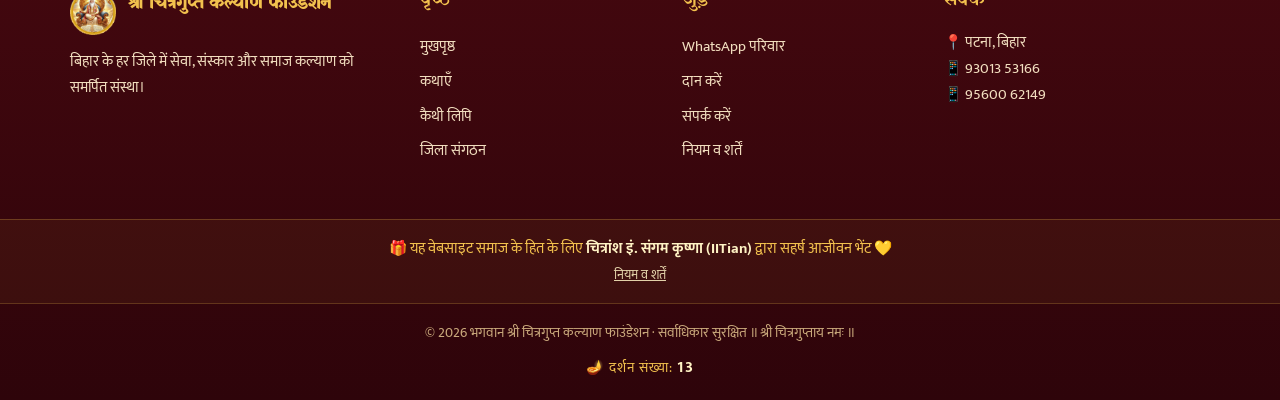
<file: terms.html>
<!DOCTYPE html>
<html lang="hi">
<head>
  <meta charset="UTF-8">
  <meta name="viewport" content="width=device-width, initial-scale=1.0">
  <title>नियम व शर्तें | श्री चित्रगुप्त कल्याण फाउंडेशन</title>
  <meta name="description" content="वेबसाइट उपयोग के नियम, शर्तें एवं गोपनीयता नीति।">
  <link rel="icon" href="assets/img/favicon.png" type="image/png">
  <link rel="preconnect" href="https://fonts.googleapis.com">
  <link href="https://fonts.googleapis.com/css2?family=Rozha+One&family=Mukta:wght@400;500;600;700&display=swap" rel="stylesheet">
  <link rel="stylesheet" href="assets/css/style.css">
  <link rel="stylesheet" href="assets/css/extra.css">
</head>
<body>

<header class="site-header scrolled">
  <div class="container header-inner">
    <a href="index.html" class="brand">
      <img src="assets/img/logo.png" alt="फाउंडेशन का लोगो">
      <span class="brand-name">श्री चित्रगुप्त कल्याण फाउंडेशन<small>बिहार · सेवा · संस्कार · समर्पण</small></span>
    </a>
    <button class="nav-toggle" aria-label="मेन्यू"><span></span><span></span><span></span></button>
    <nav class="main-nav">
      <ul>
        <li><a href="index.html">मुखपृष्ठ</a></li>
        <li><a href="katha.html">हमारी कथा</a></li>
        <li><a href="districts.html">जिला संगठन</a></li>
        <li><a href="gallery.html">गैलरी</a></li>
        <li><a href="samachar.html">समाचार</a></li>
        <li><a href="daan.html">दान करें</a></li>
        <li><a href="sampark.html">संपर्क</a></li>
      </ul>
    </nav>
  </div>
</header>

<section class="page-hero">
  <div class="container">
    <span class="section-label">कानूनी जानकारी</span>
    <h1>नियम व शर्तें</h1>
    <p>इस वेबसाइट का उपयोग करने से पहले कृपया इन्हें ध्यान से पढ़ें।</p>
  </div>
</section>

<section style="padding-top:50px">
  <div class="container" style="max-width:820px">
    <div class="form-card" style="max-width:100%;text-align:left">
      <h3>1. परिचय</h3>
      <p style="margin-bottom:20px">यह वेबसाइट भगवान श्री चित्रगुप्त कल्याण फाउंडेशन (आगे "फाउंडेशन") की आधिकारिक वेबसाइट है। वेबसाइट का उपयोग करते ही आप इन नियमों से सहमत माने जाएँगे।</p>

      <h3>2. सामग्री का उपयोग</h3>
      <p style="margin-bottom:20px">वेबसाइट पर उपलब्ध लेख, कथाएँ, चित्र एवं अन्य सामग्री केवल धार्मिक, सांस्कृतिक एवं सामाजिक जानकारी के उद्देश्य से है। बिना अनुमति इसका व्यावसायिक उपयोग वर्जित है। धार्मिक कथाएँ विभिन्न पौराणिक स्रोतों एवं लोक-परंपराओं पर आधारित हैं; मान्यताएँ क्षेत्र अनुसार भिन्न हो सकती हैं।</p>

      <h3>3. सदस्यों की जानकारी</h3>
      <p style="margin-bottom:20px">जिला संगठन एवं सदस्य सूची में दी गई जानकारी (नाम, फ़ोन, पता) संबंधित सदस्यों की सहमति से, सामाजिक संपर्क हेतु प्रकाशित की जाती है। इसका दुरुपयोग — spam, धोखाधड़ी या अनधिकृत प्रचार — पूर्णतः वर्जित है। कोई भी सदस्य अपनी जानकारी हटवाने हेतु संपर्क पृष्ठ से अनुरोध कर सकता है।</p>

      <h3>4. दान</h3>
      <p style="margin-bottom:20px">दान पूर्णतः स्वैच्छिक है। दान से पहले कृपया दिए गए आधिकारिक UPI/बैंक विवरण की पुष्टि अवश्य करें। किसी अन्य माध्यम से माँगे गए दान के लिए फाउंडेशन उत्तरदायी नहीं होगा। रसीद हेतु संपर्क करें।</p>

      <h3>5. गोपनीयता</h3>
      <p style="margin-bottom:20px">सुझाव या संपर्क फ़ॉर्म से भेजी गई जानकारी केवल फाउंडेशन के कार्य हेतु उपयोग होती है और किसी तीसरे पक्ष को बेची नहीं जाती। वेबसाइट पर विज्ञापन सेवाएँ (जैसे Google AdSense) अपनी cookies का उपयोग कर सकती हैं, जिन पर उनकी अपनी नीतियाँ लागू होती हैं।</p>

      <h3>6. बाहरी links</h3>
      <p style="margin-bottom:20px">WhatsApp, YouTube आदि बाहरी सेवाओं के links सुविधा हेतु हैं। उन platforms पर होने वाली गतिविधि के लिए उनकी नीतियाँ लागू होती हैं।</p>

      <h3>7. परिवर्तन</h3>
      <p style="margin-bottom:20px">फाउंडेशन इन नियमों में समय-समय पर बदलाव कर सकता है। ताज़ा संस्करण सदैव इसी पृष्ठ पर उपलब्ध रहेगा।</p>

      <h3>8. संपर्क</h3>
      <p>किसी भी प्रश्न हेतु: WhatsApp 93013 53166 / 95600 62149 अथवा <a href="sampark.html"><strong>संपर्क पृष्ठ</strong></a>।</p>
      <p style="margin-top:18px;font-size:.85rem;color:var(--ink-soft)">अंतिम अद्यतन: जून 2026</p>
    </div>
  </div>
</section>

<footer class="site-footer">
  <div class="container">
    <div class="footer-grid">
      <div>
        <div class="footer-brand">
          <img src="assets/img/logo.png" alt="लोगो">
          <strong style="color:var(--gold-light);font-family:var(--font-display)">श्री चित्रगुप्त कल्याण फाउंडेशन</strong>
        </div>
        <p style="font-size:.92rem">बिहार के हर जिले में सेवा, संस्कार और समाज कल्याण को समर्पित संस्था।</p>
      </div>
      <div>
        <h4>पृष्ठ</h4>
        <a href="index.html">मुखपृष्ठ</a>
        <a href="kathayen.html">कथाएँ</a>
        <a href="kaithi.html">कैथी लिपि</a>
        <a href="districts.html">जिला संगठन</a>
      </div>
      <div>
        <h4>जुड़ें</h4>
        <a href="parivar.html">WhatsApp परिवार</a>
        <a href="daan.html">दान करें</a>
        <a href="sampark.html">संपर्क करें</a>
        <a href="terms.html">नियम व शर्तें</a>
      </div>
      <div>
        <h4>संपर्क</h4>
        <p style="font-size:.92rem">📍 पटना, बिहार<br>📱 93013 53166<br>📱 95600 62149</p>
      </div>
    </div>
  </div>
  <div class="footer-bottom">© 2026 भगवान श्री चित्रगुप्त कल्याण फाउंडेशन · सर्वाधिकार सुरक्षित ॥ श्री चित्रगुप्ताय नमः ॥</div>
</footer>

<script src="assets/js/data.js"></script>
<script src="assets/js/main.js"></script>
</body>
</html>
</file>
<file: assets/css/extra.css>
/* ============================================================
   EXTRA — नए components: ambience, WhatsApp, suggestion, directors,
   YouTube, groups, district pages, explore map, member cards
   ============================================================ */

/* ---------- Splash rays ---------- */
.splash-rays {
  position: absolute; inset: -40%;
  background: conic-gradient(from 0deg,
    transparent 0deg, rgba(242,193,78,.07) 12deg, transparent 24deg,
    transparent 40deg, rgba(242,193,78,.07) 52deg, transparent 64deg,
    transparent 80deg, rgba(242,193,78,.07) 92deg, transparent 104deg,
    transparent 120deg, rgba(242,193,78,.07) 132deg, transparent 144deg,
    transparent 160deg, rgba(242,193,78,.07) 172deg, transparent 184deg,
    transparent 200deg, rgba(242,193,78,.07) 212deg, transparent 224deg,
    transparent 240deg, rgba(242,193,78,.07) 252deg, transparent 264deg,
    transparent 280deg, rgba(242,193,78,.07) 292deg, transparent 304deg,
    transparent 320deg, rgba(242,193,78,.07) 332deg, transparent 344deg);
  animation: raysSpin 24s linear infinite; pointer-events: none;
}
@keyframes raysSpin { to { transform: rotate(360deg); } }

/* ---------- Ambient sparkles (हर page पर alive feel) ---------- */
.ambience { position: fixed; inset: 0; pointer-events: none; z-index: 1; overflow: hidden; }
.amb-spark {
  position: absolute; bottom: -6%; opacity: 0;
  animation: ambRise linear infinite;
  filter: drop-shadow(0 0 6px rgba(242,193,78,.7));
  color: var(--gold);
}
@keyframes ambRise {
  0% { transform: translateY(0) rotate(0deg); opacity: 0; }
  8% { opacity: .55; }
  85% { opacity: .35; }
  100% { transform: translateY(-110vh) rotate(30deg); opacity: 0; }
}

/* ---------- Page transitions ---------- */
body.page-enter { animation: pageIn .5s ease; }
@keyframes pageIn { from { opacity: 0; } to { opacity: 1; } }
body.page-exit { opacity: 0; transition: opacity .3s ease; }

/* ---------- WhatsApp float ---------- */
.wa-float {
  position: fixed; right: 18px; bottom: 18px; z-index: 1500;
  width: 60px; height: 60px; border-radius: 50%;
  background: linear-gradient(135deg, #25d366, #128c7e);
  border: 3px solid var(--gold);
  display: grid; place-items: center;
  box-shadow: 0 8px 26px rgba(107,15,26,.45), 0 0 18px rgba(242,193,78,.5);
  animation: waPulse 2.4s ease-in-out infinite;
  transition: transform .3s;
}
.wa-float::after {
  content: "संपर्क करें"; position: absolute; right: 70px; white-space: nowrap;
  background: var(--maroon); color: var(--gold-light); font-size: .8rem; font-weight: 600;
  padding: 6px 14px; border-radius: 100px; border: 1px solid var(--gold);
  opacity: 0; transform: translateX(8px); transition: .3s; pointer-events: none;
  font-family: var(--font-body);
}
.wa-float:hover::after { opacity: 1; transform: none; }
.wa-float:hover { transform: scale(1.12) rotate(8deg); }
@keyframes waPulse {
  0%,100% { box-shadow: 0 8px 26px rgba(18,140,126,.5), 0 0 0 0 rgba(37,211,102,.45); }
  50% { box-shadow: 0 8px 26px rgba(18,140,126,.5), 0 0 0 16px rgba(37,211,102,0); }
}

/* ---------- Suggestion panel ---------- */
.sug-btn {
  position: fixed; left: 18px; bottom: 18px; z-index: 1500;
  background: linear-gradient(135deg, var(--maroon), var(--maroon-deep));
  color: var(--gold-light); border: 2px solid var(--gold);
  border-radius: 100px; padding: 12px 20px; cursor: pointer;
  font-family: var(--font-body); font-weight: 600; font-size: .95rem;
  box-shadow: 0 8px 24px rgba(69,8,15,.4); transition: transform .3s;
  display: flex; align-items: center; gap: 6px;
}
.sug-btn:hover { transform: translateY(-4px); }
.sug-modal {
  position: fixed; inset: 0; z-index: 4000; background: rgba(43,27,18,.7);
  backdrop-filter: blur(6px); display: grid; place-items: center;
  opacity: 0; pointer-events: none; transition: opacity .35s; padding: 18px;
}
.sug-modal.open { opacity: 1; pointer-events: auto; }
.sug-card {
  background: var(--cream); border-radius: 18px; padding: 32px 28px;
  width: min(460px, 100%); position: relative;
  border-top: 5px solid var(--saffron);
  transform: translateY(26px); transition: transform .35s;
  box-shadow: 0 30px 80px rgba(0,0,0,.4);
}
.sug-modal.open .sug-card { transform: none; }
.sug-card h3 { margin-bottom: 6px; }
.sug-card p { color: var(--ink-soft); font-size: .9rem; margin-bottom: 16px; }
.sug-card input, .sug-card textarea {
  width: 100%; margin-bottom: 12px; padding: 12px 14px;
  border: 1.5px solid #e7d3b3; border-radius: 10px;
  font-family: var(--font-body); font-size: .98rem; background: var(--white);
  outline: none;
}
.sug-card input:focus, .sug-card textarea:focus { border-color: var(--saffron); }
.sug-card .sug-send { width: 100%; }
.sug-close {
  position: absolute; top: 12px; right: 14px; background: none; border: none;
  font-size: 1.2rem; cursor: pointer; color: var(--maroon);
}

/* ---------- Footer gift credit ---------- */
.gift-credit {
  text-align: center; padding: 16px 20px; font-size: .92rem;
  color: var(--gold-light); border-top: 1px solid rgba(242,193,78,.25);
  background: rgba(242,193,78,.05);
}
.gift-credit strong { color: #fff3c4; }

/* ---------- Directors ---------- */
.directors-grid {
  display: grid; grid-template-columns: repeat(auto-fit, minmax(270px, 1fr));
  gap: 30px; max-width: 760px; margin: 0 auto;
}
.director-card {
  background: var(--white); border-radius: 18px; overflow: hidden;
  box-shadow: var(--shadow); text-align: center; padding-bottom: 26px;
  transition: transform .35s; border-bottom: 4px solid var(--gold);
}
.director-card:hover { transform: translateY(-8px); }
.director-photo {
  width: 150px; height: 150px; border-radius: 50%; margin: 26px auto 14px;
  padding: 5px; background: conic-gradient(var(--gold), var(--saffron), var(--gold-light), var(--gold));
  animation: frameGlow 3.5s ease-in-out infinite;
}
.director-photo img { width: 100%; height: 100%; object-fit: cover; border-radius: 50%; }
.director-card h3 { font-size: 1.3rem; }
.director-role {
  display: inline-block; font-size: .78rem; letter-spacing: 2px; font-weight: 700;
  color: var(--saffron-deep); text-transform: uppercase; margin: 6px 0 10px;
}
.director-card p { color: var(--ink-soft); font-size: .92rem; padding: 0 22px; }

/* ---------- YouTube section ---------- */
.yt-wrap {
  max-width: 860px; margin: 0 auto; border-radius: 18px; overflow: hidden;
  box-shadow: 0 24px 60px rgba(69,8,15,.3); border: 3px solid var(--gold);
  aspect-ratio: 16/9; background: #000;
}
.yt-wrap iframe { width: 100%; height: 100%; border: 0; display: block; }
.yt-thumb {
  position: relative; width: 100%; height: 100%; min-height: 200px;
  background-size: cover; background-position: center; border: none; cursor: pointer;
  display: grid; place-items: center; border-radius: inherit;
}
.yt-play {
  width: 70px; height: 70px; border-radius: 50%; display: grid; place-items: center;
  background: rgba(255,0,0,.9); color: #fff; font-size: 1.6rem; padding-left: 5px;
  box-shadow: 0 0 0 0 rgba(255,0,0,.5); animation: waPulse 2.2s ease-in-out infinite;
  transition: transform .3s;
}
.yt-thumb:hover .yt-play { transform: scale(1.15); }
.yt-title {
  position: absolute; left: 0; right: 0; bottom: 0; padding: 26px 14px 10px;
  background: linear-gradient(transparent, rgba(0,0,0,.85)); color: #fff;
  font-family: var(--font-body); font-weight: 600; font-size: .95rem; text-align: left;
}
.yt-grid {
  display: grid; grid-template-columns: repeat(auto-fill, minmax(220px, 1fr));
  gap: 14px; max-width: 860px; margin: 16px auto 0;
}
.yt-grid .yt-thumb { min-height: 130px; border-radius: 12px; overflow: hidden; box-shadow: var(--shadow); }
.yt-channel-card {
  max-width: 720px; margin: 0 auto; background: var(--white); border-radius: 18px;
  box-shadow: var(--shadow); padding: 28px; display: flex; gap: 22px; align-items: center;
  border-right: 5px solid #ff0000;
}
.yt-channel-card img { width: 92px; height: 92px; border-radius: 50%; border: 3px solid var(--gold); }
.yt-channel-card h3 { font-size: 1.2rem; margin-bottom: 8px; }
.yt-channel-card p { color: var(--ink-soft); font-size: .95rem; }
@media (max-width: 560px) { .yt-channel-card { flex-direction: column; text-align: center; } }

.yt-btn {
  display: inline-flex; align-items: center; gap: 10px;
  background: #ff0000; color: #fff; padding: 12px 28px; border-radius: 100px;
  font-weight: 600; margin-top: 26px; transition: transform .3s;
  box-shadow: 0 8px 24px rgba(255,0,0,.35);
}
.yt-btn:hover { transform: translateY(-3px); color: #fff; }

/* ---------- WhatsApp groups (परिवार) ---------- */
.groups-grid { display: grid; grid-template-columns: repeat(auto-fill, minmax(280px, 1fr)); gap: 20px; }
.group-card {
  background: var(--white); border-radius: 16px; padding: 22px;
  box-shadow: var(--shadow); display: flex; align-items: center; gap: 16px;
  transition: transform .3s; border-right: 4px solid #25d366;
}
.group-card:hover { transform: translateY(-5px); }
.group-icon {
  width: 52px; height: 52px; flex: 0 0 52px; border-radius: 50%;
  background: linear-gradient(135deg, var(--cream-deep), #f7dfae);
  display: grid; place-items: center; font-size: 1.5rem;
}
.group-info { flex: 1; }
.group-info h3 { font-size: 1.02rem; font-family: var(--font-body); font-weight: 700; color: var(--maroon); line-height: 1.35; }
.group-join {
  display: inline-block; margin-top: 8px; font-size: .82rem; font-weight: 700;
  background: #25d366; color: #fff !important; padding: 6px 16px; border-radius: 100px;
}
.group-join.disabled { background: #cbb; color: #fff !important; pointer-events: none; }

/* ---------- District detail page ---------- */
.leader-grid { display: grid; grid-template-columns: repeat(auto-fit, minmax(290px, 1fr)); gap: 26px; max-width: 880px; margin: 0 auto; }
.leader-card {
  background: var(--white); border-radius: 18px; box-shadow: var(--shadow);
  overflow: hidden; transition: transform .35s;
}
.leader-card:hover { transform: translateY(-6px); }
.leader-top {
  background: linear-gradient(135deg, var(--maroon), var(--maroon-deep));
  padding: 26px 20px 60px; text-align: center; position: relative;
}
.leader-top .dc-role { color: var(--gold-light); font-size: .8rem; }
.leader-photo {
  width: 110px; height: 110px; border-radius: 50%; margin: -55px auto 12px;
  padding: 4px; background: conic-gradient(var(--gold), var(--saffron), var(--gold-light), var(--gold));
  position: relative; z-index: 2;
}
.leader-photo img, .leader-photo .ph-avatar { width: 100%; height: 100%; border-radius: 50%; object-fit: cover; object-position: top; }
.leader-photo .ph-avatar {
  background: linear-gradient(135deg, var(--saffron), var(--gold));
  display: grid; place-items: center; color: #fff; font-size: 2.2rem; font-weight: 700;
}
.leader-body { text-align: center; padding: 0 22px 24px; }
.leader-body h3 { font-size: 1.25rem; }
.leader-detail { text-align: right; direction: rtl; }
.leader-meta { list-style: none; margin-top: 14px; text-align: left; font-size: .92rem; color: var(--ink-soft); }
.leader-meta li { padding: 7px 0; border-top: 1px dashed var(--cream-deep); display: flex; gap: 10px; }
.leader-meta li span:first-child { flex: 0 0 22px; }
.city-chips { display: flex; flex-wrap: wrap; gap: 10px; justify-content: center; }
.city-chip {
  background: var(--white); border: 1.5px solid var(--gold-light); color: var(--maroon);
  padding: 8px 20px; border-radius: 100px; font-weight: 600; font-size: .95rem;
  cursor: pointer; transition: .25s;
}
.city-chip:hover, .city-chip.active { background: var(--saffron); border-color: var(--saffron); color: #fff; transform: translateY(-2px); }

.member-grid { display: grid; grid-template-columns: repeat(auto-fill, minmax(250px, 1fr)); gap: 20px; }
.member-card {
  background: var(--white); border-radius: 14px; box-shadow: var(--shadow);
  padding: 20px; display: flex; gap: 14px; align-items: flex-start; transition: transform .3s;
}
.member-card:hover { transform: translateY(-4px); }
.member-photo { width: 62px; height: 62px; flex: 0 0 62px; border-radius: 50%; overflow: hidden;
  background: linear-gradient(135deg, var(--saffron), var(--gold));
  display: grid; place-items: center; color: #fff; font-weight: 700; font-size: 1.3rem;
  border: 2.5px solid var(--gold-light);
}
.member-photo img { width: 100%; height: 100%; object-fit: cover; object-position: top; }
.member-card h4 { font-family: var(--font-body); font-weight: 700; color: var(--maroon); font-size: 1rem; line-height: 1.3; }
.member-card .m-role { font-size: .72rem; color: var(--saffron-deep); font-weight: 700; letter-spacing: 1px; text-transform: uppercase; }
.member-card p { font-size: .85rem; color: var(--ink-soft); margin-top: 4px; line-height: 1.5; }
.empty-state {
  text-align: center; padding: 44px 20px; background: rgba(242,193,78,.08);
  border: 2px dashed var(--gold); border-radius: 16px; color: var(--ink-soft);
}

/* ---------- Explore: Bihar map ---------- */
.map-stage {
  background:
    radial-gradient(ellipse at 50% 0%, rgba(242,193,78,.12), transparent 55%),
    linear-gradient(170deg, #45080f, #6b0f1a 70%, #82172a);
  border-radius: 22px; padding: 26px 12px; box-shadow: 0 30px 70px rgba(69,8,15,.35);
  perspective: 900px; overflow: hidden; position: relative;
}
.map-stage svg { width: 100%; height: auto; display: block; transform: rotateX(14deg); transform-style: preserve-3d; transition: transform .6s ease; }
.map-stage:hover svg { transform: rotateX(8deg); }
.d-tile { cursor: pointer; }
.d-tile .cell {
  fill: url(#tileGrad); stroke: rgba(242,193,78,.5); stroke-width: 1.4;
  transition: fill .25s, stroke .25s, transform .25s;
  transform-box: fill-box; transform-origin: center;
}
.d-tile text {
  fill: #fff3d6; font-family: 'Mukta', sans-serif; font-weight: 700; pointer-events: none;
  paint-order: stroke; stroke: rgba(40, 5, 10, .9); stroke-width: 3.5px; stroke-linejoin: round;
}
.d-tile .m-dot { fill: #2bd96a; pointer-events: none; animation: dotPulse 2s ease-in-out infinite; }
@keyframes dotPulse { 0%,100% { opacity: 1; r: 4; } 50% { opacity: .55; r: 5.5; } }
.d-tile:hover .cell, .d-tile.sel .cell {
  fill: url(#tileGradHot); stroke: #fff3c4; transform: scale(1.03);
}
.d-tile:hover { filter: drop-shadow(0 4px 12px rgba(242,193,78,.55)); }
.map-tip {
  position: absolute; pointer-events: none; z-index: 5;
  background: rgba(43,27,18,.92); color: var(--gold-light);
  padding: 6px 14px; border-radius: 100px; font-size: .85rem; font-weight: 600;
  border: 1px solid var(--gold); opacity: 0; transition: opacity .2s;
  white-space: nowrap;
}

.explore-panel {
  background: var(--white); border-radius: 22px; box-shadow: var(--shadow);
  padding: 30px 26px; min-height: 320px; border-top: 5px solid var(--saffron);
}
.explore-panel h3 { font-size: 1.5rem; }
.explore-hint { text-align: center; color: var(--ink-soft); padding: 70px 16px; }
.explore-hint .big { font-size: 3rem; display: block; margin-bottom: 12px; animation: bobble 2.4s ease-in-out infinite; }
.explore-layout { display: grid; grid-template-columns: 1.25fr .9fr; gap: 30px; align-items: start; }
@media (max-width: 900px) { .explore-layout { grid-template-columns: 1fr; } }

/* ---------- District page hero badge ---------- */
.district-badge {
  display: inline-grid; place-items: center; width: 90px; height: 90px;
  border-radius: 50%; background: conic-gradient(var(--gold), var(--saffron), var(--gold-light), var(--gold));
  color: var(--maroon); font-family: var(--font-display); font-size: 2rem;
  margin-bottom: 14px; box-shadow: 0 0 40px rgba(242,193,78,.5);
}
.district-badge span { background: var(--cream); width: 80px; height: 80px; border-radius: 50%; display: grid; place-items: center; }

/* ---------- Ink scroll progress (कलम की रेखा) ---------- */
.ink-progress { position: fixed; top: 0; left: 0; right: 0; height: 0; z-index: 2000; pointer-events: none; }
.ink-line {
  height: 4px; width: 0;
  background: linear-gradient(90deg, var(--maroon), var(--saffron), var(--gold-light));
  box-shadow: 0 0 10px rgba(242,193,78,.8); border-radius: 0 4px 4px 0;
  transition: width .1s linear;
}
.ink-pen {
  position: absolute; top: -7px; left: -12px; font-size: 1.1rem;
  filter: drop-shadow(0 0 5px rgba(242,193,78,.9));
  transition: left .1s linear; transform: rotate(40deg);
}

/* ---------- Quill mouse follower ---------- */
.quill-cursor {
  position: fixed; top: 0; left: 0; z-index: 9999; pointer-events: none;
  font-size: 1.5rem; transition: opacity .3s;
  filter: drop-shadow(0 0 6px rgba(242,193,78,.85));
  will-change: transform;
}
.ink-dot {
  position: fixed; z-index: 9998; pointer-events: none;
  width: 6px; height: 6px; border-radius: 50%;
  background: radial-gradient(circle, #f2c14e, #d4a017);
  box-shadow: 0 0 8px rgba(242,193,78,.9);
  animation: inkFade .9s ease-out forwards;
}
@keyframes inkFade {
  0% { opacity: .95; transform: scale(1); }
  100% { opacity: 0; transform: scale(.2) translateY(14px); }
}

/* ---------- Visit counter ---------- */
.visit-counter { margin-top: 8px; font-size: .88rem; color: var(--gold-light); letter-spacing: 1px; }
.visit-counter strong { color: #fff3c4; font-size: 1rem; }

/* ---------- PWA install banner ---------- */
.pwa-banner {
  position: fixed; left: 50%; bottom: -160px; transform: translateX(-50%);
  z-index: 4500; width: min(480px, 94vw);
  background: linear-gradient(135deg, #45080f, #6b0f1a);
  border: 2px solid var(--gold); border-radius: 18px;
  box-shadow: 0 24px 60px rgba(0,0,0,.5);
  display: flex; align-items: center; gap: 14px; padding: 16px 18px;
  transition: bottom .5s cubic-bezier(.2,.8,.3,1);
}
.pwa-banner.show { bottom: 18px; }
.pwa-banner img { width: 54px; height: 54px; }
.pwa-text { flex: 1; color: #ffe9c7; line-height: 1.4; }
.pwa-text strong { color: var(--gold-light); display: block; font-size: 1.02rem; }
.pwa-text span { font-size: .82rem; }
.pwa-banner .btn { padding: 9px 20px; font-size: .9rem; }
.pwa-later {
  background: none; border: none; color: #c9a87b; cursor: pointer;
  font-family: var(--font-body); font-size: .85rem;
}

/* ---------- Mobile fine-tuning ---------- */
@media (max-width: 768px) {
  .sug-btn span { display: none; }
  .sug-btn { padding: 14px 16px; border-radius: 50%; }
  .wa-float { width: 54px; height: 54px; }
  .leader-detail { text-align: center; }
  .map-stage svg { transform: none; }
  .map-stage:hover svg { transform: none; }
}
</file>
<file: assets/css/style.css>
/* ============================================================
   भगवान श्री चित्रगुप्त कल्याण फाउंडेशन — Divine Traditional Theme
   Palette: Saffron · Maroon · Gold · Cream
   ============================================================ */

:root {
  --saffron: #f4811f;
  --saffron-deep: #d96a0b;
  --maroon: #6b0f1a;
  --maroon-deep: #45080f;
  --gold: #d4a017;
  --gold-light: #f2c14e;
  --cream: #fff8ee;
  --cream-deep: #fdeed7;
  --ink: #2b1b12;
  --ink-soft: #5a4636;
  --white: #ffffff;
  --shadow: 0 10px 30px rgba(107, 15, 26, 0.12);
  --radius: 14px;
  --font-display: 'Yatra One', 'Rozha One', serif;
  --font-body: 'Mukta', sans-serif;
}

* { margin: 0; padding: 0; box-sizing: border-box; }

html { scroll-behavior: smooth; }

body {
  font-family: var(--font-body);
  background: var(--cream);
  color: var(--ink);
  font-size: 17px;
  line-height: 1.75;
  overflow-x: hidden;
}

img, svg { max-width: 100%; display: block; }
a { color: var(--maroon); text-decoration: none; }
ul { list-style: none; }

h1, h2, h3, h4 {
  font-family: var(--font-display); font-weight: 400;
  line-height: 1.45; color: var(--maroon);
  letter-spacing: .3px;
}

.container { width: min(1140px, 92%); margin: 0 auto; }

/* ---------- Decorative ---------- */
.om-divider {
  display: flex; align-items: center; gap: 14px;
  justify-content: center; margin: 18px auto 26px;
  color: var(--gold);
}
.om-divider::before, .om-divider::after {
  content: ""; height: 2px; width: 70px;
  background: linear-gradient(90deg, transparent, var(--gold));
}
.om-divider::after { background: linear-gradient(90deg, var(--gold), transparent); }
.om-divider span { font-size: 1.5rem; }

.section-label {
  display: inline-block; letter-spacing: 3px; text-transform: uppercase;
  font-size: 0.8rem; font-weight: 600; color: var(--saffron-deep);
  border: 1px solid var(--gold); border-radius: 100px;
  padding: 5px 18px; margin-bottom: 14px; background: var(--white);
}

/* ---------- Splash Screen: logo प्रकट → expand → page reveal ---------- */
.splash {
  position: fixed; inset: 0; z-index: 5000;
  display: grid; place-items: center; text-align: center; cursor: pointer;
  background:
    radial-gradient(ellipse at 50% 42%, rgba(242,193,78,.18), transparent 55%),
    linear-gradient(180deg, #2e040a 0%, #45080f 50%, #6b0f1a 100%);
  transition: opacity .8s ease, transform .8s cubic-bezier(.6,0,.9,.4);
}
.splash.hide { opacity: 0; transform: scale(1.7); pointer-events: none; }
.splash-core { position: relative; display: grid; place-items: center; }
.splash-logo {
  width: min(210px, 52vw); aspect-ratio: 1; border-radius: 50%;
  box-shadow: 0 0 70px rgba(242,193,78,.65), 0 0 160px rgba(244,129,31,.4);
  animation: logoBloom 1.5s cubic-bezier(.2,.85,.3,1.08) both;
  position: relative; z-index: 2;
}
@keyframes logoBloom {
  0% { transform: scale(.18); opacity: 0; filter: blur(8px); }
  55% { opacity: 1; }
  78% { transform: scale(1.06); filter: blur(0); }
  100% { transform: scale(1); }
}
.splash-ring, .splash-ring2 {
  position: absolute; inset: 0; margin: auto; z-index: 1;
  width: min(210px, 52vw); aspect-ratio: 1; border-radius: 50%;
  border: 2.5px solid rgba(242,193,78,.85);
  animation: ringBurst 1.8s ease-out infinite;
}
.splash-ring2 { animation-delay: .6s; }
@keyframes ringBurst {
  0% { transform: scale(1); opacity: .9; }
  100% { transform: scale(2.4); opacity: 0; }
}
.splash-mantra {
  position: absolute; left: 50%; transform: translateX(-50%);
  bottom: -78px; white-space: nowrap;
  font-family: var(--font-display); color: var(--gold-light);
  font-size: clamp(1.15rem, 4vw, 1.6rem); letter-spacing: 2px;
  text-shadow: 0 0 24px rgba(242,193,78,.6);
  animation: mantraRise .9s ease both .8s;
}
@keyframes mantraRise { from { opacity: 0; transform: translate(-50%, 18px); } to { opacity: 1; transform: translate(-50%, 0); } }
body.splash-lock { overflow: hidden; }

/* ---------- Header ---------- */
.site-header {
  position: fixed; top: 0; left: 0; right: 0; z-index: 1000;
  transition: background .4s ease, box-shadow .4s ease, padding .3s ease;
  padding: 14px 0;
}
.site-header.scrolled {
  background: rgba(69, 8, 15, 0.96);
  backdrop-filter: blur(10px);
  box-shadow: 0 4px 24px rgba(0,0,0,.25);
  padding: 8px 0;
}
.header-inner { display: flex; align-items: center; justify-content: space-between; }
.brand { display: flex; align-items: center; gap: 12px; }
.brand img {
  width: 54px; height: 54px; border-radius: 50%;
  box-shadow: 0 0 14px rgba(242,193,78,.55);
}
.brand-name {
  font-family: var(--font-display);
  font-size: 1.18rem; line-height: 1.5; letter-spacing: .4px;
  background: linear-gradient(90deg, #f2c14e, #ffe9a8, #f2c14e);
  -webkit-background-clip: text; background-clip: text;
  -webkit-text-fill-color: transparent; color: #f2c14e;
  text-shadow: none;
}
.brand-name small {
  display: block; font-family: var(--font-body); font-size: .72rem;
  color: #f7dfae; -webkit-text-fill-color: #f7dfae; letter-spacing: 2.5px; font-weight: 600;
}

.main-nav ul { display: flex; gap: 2px; flex-wrap: nowrap; }
.main-nav a {
  color: #ffe9c7; padding: 8px 10px; border-radius: 8px;
  font-weight: 500; font-size: .94rem; transition: .3s;
  white-space: nowrap; display: block;
}
.header-inner { gap: 14px; }
.brand { flex-shrink: 0; }
.brand-name { white-space: nowrap; }
.main-nav a:hover, .main-nav a.active { background: rgba(244, 129, 31, .25); color: var(--gold-light); }

.nav-toggle {
  display: none; background: none; border: none; cursor: pointer;
  width: 42px; height: 42px; position: relative; z-index: 1100;
}
.nav-toggle span {
  display: block; width: 26px; height: 3px; background: var(--gold-light);
  margin: 5px auto; border-radius: 3px; transition: .35s;
}
.nav-toggle.open span:nth-child(1) { transform: translateY(8px) rotate(45deg); }
.nav-toggle.open span:nth-child(2) { opacity: 0; }
.nav-toggle.open span:nth-child(3) { transform: translateY(-8px) rotate(-45deg); }

/* ---------- Hero ---------- */
.hero {
  min-height: 100vh;
  display: flex; align-items: center; justify-content: center;
  text-align: center; position: relative; overflow: hidden;
  background:
    radial-gradient(ellipse at 50% 120%, rgba(244,129,31,.35), transparent 60%),
    radial-gradient(ellipse at 50% -20%, rgba(212,160,23,.25), transparent 55%),
    linear-gradient(180deg, #45080f 0%, #6b0f1a 55%, #8a1a28 100%);
  color: var(--cream);
  padding: 120px 0 80px;
}
.hero::before {
  content: ""; position: absolute; inset: 0;
  background-image: radial-gradient(rgba(242,193,78,.18) 1px, transparent 1.6px);
  background-size: 34px 34px;
  animation: starsDrift 60s linear infinite;
  opacity: .6;
}
@keyframes starsDrift { to { background-position: 340px 680px; } }

.hero-halo {
  width: 190px; height: 190px; margin: 0 auto 22px;
  border-radius: 50%; display: grid; place-items: center;
  background: radial-gradient(circle, rgba(242,193,78,.35), transparent 70%);
  animation: haloPulse 4s ease-in-out infinite;
  position: relative;
}
.hero-halo img { width: 130px; height: 130px; filter: drop-shadow(0 0 18px rgba(242,193,78,.8)); }
@keyframes haloPulse {
  0%, 100% { transform: scale(1); }
  50% { transform: scale(1.06); }
}

.hero h1 {
  font-size: clamp(2rem, 5.4vw, 3.6rem);
  color: var(--gold-light);
  text-shadow: 0 4px 30px rgba(0,0,0,.4);
  position: relative; z-index: 2;
}
.hero .hero-sub {
  font-size: clamp(1rem, 2.2vw, 1.3rem);
  max-width: 680px; margin: 18px auto 34px; color: #ffe9c7;
  position: relative; z-index: 2;
}
.hero-shloka {
  font-family: var(--font-display); color: var(--gold);
  font-size: clamp(.95rem, 2vw, 1.15rem); letter-spacing: 1px;
  margin-bottom: 10px; position: relative; z-index: 2;
}

.scroll-hint {
  position: absolute; bottom: 28px; left: 50%; transform: translateX(-50%);
  color: var(--gold-light); font-size: .85rem; letter-spacing: 2px;
  animation: bobble 2s ease-in-out infinite; z-index: 2;
}
@keyframes bobble { 0%,100% { transform: translate(-50%, 0); } 50% { transform: translate(-50%, 10px); } }

/* Floating diyas */
.diya {
  position: absolute; font-size: 1.6rem; opacity: .8; z-index: 1;
  animation: floatDiya 7s ease-in-out infinite;
}
.diya:nth-child(odd) { animation-duration: 9s; }
@keyframes floatDiya {
  0%, 100% { transform: translateY(0) rotate(-4deg); }
  50% { transform: translateY(-22px) rotate(4deg); }
}

/* ---------- Buttons ---------- */
.btn {
  display: inline-block; padding: 13px 32px; border-radius: 100px;
  font-weight: 600; font-size: 1rem; letter-spacing: .5px;
  transition: transform .3s, box-shadow .3s; cursor: pointer; border: none;
  position: relative; z-index: 2;
}
.btn-saffron {
  background: linear-gradient(135deg, var(--saffron), var(--saffron-deep));
  color: var(--white); box-shadow: 0 8px 24px rgba(244,129,31,.4);
}
.btn-gold-outline {
  background: transparent; color: var(--gold-light);
  border: 2px solid var(--gold);
}
.btn:hover { transform: translateY(-3px); box-shadow: 0 14px 30px rgba(244,129,31,.5); }
.btn-maroon { background: var(--maroon); color: var(--gold-light); }

/* ---------- Sections ---------- */
section { padding: 90px 0; position: relative; }
.section-head { text-align: center; max-width: 720px; margin: 0 auto 56px; }
.section-head h2 { font-size: clamp(1.7rem, 3.8vw, 2.6rem); }
.section-head p { color: var(--ink-soft); margin-top: 12px; }

.bg-cream-deep { background: var(--cream-deep); }
.bg-maroon {
  background: linear-gradient(160deg, var(--maroon-deep), var(--maroon));
  color: var(--cream);
}
.bg-maroon h2, .bg-maroon h3 { color: var(--gold-light); }
.bg-maroon p { color: #ffe9c7; }

/* ---------- Story timeline ---------- */
.story-flow { position: relative; max-width: 880px; margin: 0 auto; }
.story-flow::before {
  content: ""; position: absolute; left: 50%; top: 0; bottom: 0; width: 3px;
  background: linear-gradient(180deg, transparent, var(--gold) 8%, var(--gold) 92%, transparent);
  transform: translateX(-50%);
}
.story-step {
  display: flex; align-items: center; gap: 40px; margin-bottom: 70px;
  position: relative;
}
.story-step:nth-child(even) { flex-direction: row-reverse; }
.story-step .story-icon {
  flex: 0 0 86px; width: 86px; height: 86px; border-radius: 50%;
  background: var(--white); border: 3px solid var(--gold);
  display: grid; place-items: center; font-size: 2rem;
  box-shadow: var(--shadow); z-index: 2;
  position: absolute; left: 50%; transform: translateX(-50%);
}
.story-step .story-card {
  width: calc(50% - 80px); background: var(--white);
  border-radius: var(--radius); padding: 28px 30px; box-shadow: var(--shadow);
  border-top: 4px solid var(--saffron);
}
.story-step:nth-child(even) .story-card { border-top-color: var(--gold); }
.story-card h3 { font-size: 1.3rem; margin-bottom: 8px; }
.story-card p { color: var(--ink-soft); font-size: .98rem; }

/* ---------- Cards grid ---------- */
.cards-grid { display: grid; grid-template-columns: repeat(auto-fit, minmax(260px, 1fr)); gap: 26px; }
.card {
  background: var(--white); border-radius: var(--radius); padding: 34px 28px;
  box-shadow: var(--shadow); transition: transform .35s, box-shadow .35s;
  border-bottom: 4px solid transparent; text-align: center;
}
.card:hover { transform: translateY(-8px); border-bottom-color: var(--saffron); box-shadow: 0 18px 44px rgba(107,15,26,.18); }
.card .card-icon { font-size: 2.4rem; margin-bottom: 14px; }
.card h3 { font-size: 1.25rem; margin-bottom: 10px; }
.card p { color: var(--ink-soft); font-size: .96rem; }

/* ---------- Stats counters ---------- */
.stats-band { display: grid; grid-template-columns: repeat(auto-fit, minmax(180px, 1fr)); gap: 30px; text-align: center; }
.stat-num {
  font-family: var(--font-display); font-size: clamp(2.2rem, 5vw, 3.2rem);
  color: var(--gold-light);
}
.stat-label { color: #ffe9c7; letter-spacing: 1px; font-size: .95rem; }

/* ---------- Districts ---------- */
.search-bar {
  display: flex; max-width: 560px; margin: 0 auto 44px;
  background: var(--white); border-radius: 100px; overflow: hidden;
  box-shadow: var(--shadow); border: 2px solid var(--gold-light);
}
.search-bar input {
  flex: 1; border: none; outline: none; padding: 15px 24px;
  font-family: var(--font-body); font-size: 1.05rem; color: var(--ink);
  background: transparent;
}
.search-bar .search-icon { display: grid; place-items: center; padding: 0 22px; color: var(--maroon); font-size: 1.2rem; }

.district-grid { display: grid; grid-template-columns: repeat(auto-fill, minmax(255px, 1fr)); gap: 22px; }
.district-card {
  background: var(--white); border-radius: var(--radius); overflow: hidden;
  box-shadow: var(--shadow); transition: transform .3s;
}
.district-card:hover { transform: translateY(-6px); }
.district-card .dc-head {
  background: linear-gradient(135deg, var(--maroon), var(--maroon-deep));
  color: var(--gold-light); padding: 16px 20px;
  font-family: var(--font-display); font-size: 1.2rem;
  display: flex; justify-content: space-between; align-items: center;
}
.district-card .dc-head small { font-family: var(--font-body); font-size: .72rem; color: #f7dfae; }
.district-card .dc-body { padding: 18px 20px; }
.dc-row { display: flex; align-items: center; gap: 12px; padding: 8px 0; }
.dc-row + .dc-row { border-top: 1px dashed var(--cream-deep); }
.dc-avatar {
  width: 42px; height: 42px; border-radius: 50%; flex: 0 0 42px;
  background: linear-gradient(135deg, var(--saffron), var(--gold));
  color: var(--white); display: grid; place-items: center;
  font-weight: 700; font-size: 1rem;
}
.dc-role { font-size: .72rem; letter-spacing: 1px; color: var(--saffron-deep); text-transform: uppercase; font-weight: 600; }
.dc-name { font-weight: 600; color: var(--ink); line-height: 1.3; }
.no-results { text-align: center; color: var(--ink-soft); padding: 40px 0; font-size: 1.1rem; display: none; }

/* ---------- Gallery ---------- */
.gallery-grid { display: grid; grid-template-columns: repeat(auto-fill, minmax(280px, 1fr)); gap: 20px; }
.gallery-item {
  border-radius: var(--radius); overflow: hidden; position: relative;
  aspect-ratio: 4/3; box-shadow: var(--shadow); cursor: pointer;
  background: linear-gradient(135deg, var(--cream-deep), #f7dfae);
  display: grid; place-items: center;
}
.gallery-item .ph {
  text-align: center; color: var(--maroon); padding: 20px;
}
.gallery-item .ph span { font-size: 2.6rem; display: block; margin-bottom: 8px; }
.gallery-item::after {
  content: attr(data-caption);
  position: absolute; left: 0; right: 0; bottom: 0;
  background: linear-gradient(transparent, rgba(69,8,15,.92));
  color: var(--gold-light); padding: 34px 16px 14px; font-size: .92rem;
  transform: translateY(100%); transition: .35s;
}
.gallery-item:hover::after { transform: translateY(0); }

/* ---------- News / Blog ---------- */
.news-grid { display: grid; grid-template-columns: repeat(auto-fill, minmax(300px, 1fr)); gap: 28px; }
.news-card {
  background: var(--white); border-radius: var(--radius); overflow: hidden;
  box-shadow: var(--shadow); transition: transform .3s; display: flex; flex-direction: column;
}
.news-card:hover { transform: translateY(-6px); }
.news-thumb {
  aspect-ratio: 16/9; background: linear-gradient(135deg, var(--maroon), var(--saffron-deep));
  display: grid; place-items: center; font-size: 2.6rem; color: var(--gold-light);
}
.news-body { padding: 22px 24px 26px; flex: 1; display: flex; flex-direction: column; }
.news-date { font-size: .8rem; color: var(--saffron-deep); font-weight: 600; letter-spacing: 1px; margin-bottom: 8px; }
.news-body h3 { font-size: 1.18rem; margin-bottom: 10px; }
.news-body p { color: var(--ink-soft); font-size: .94rem; flex: 1; }
.news-link { margin-top: 14px; font-weight: 600; color: var(--saffron-deep); }

/* ---------- Ad slots ---------- */
.ad-slot {
  margin: 40px auto; max-width: 1140px; width: 92%;
  min-height: 110px; border: 2px dashed var(--gold);
  border-radius: var(--radius); display: grid; place-items: center;
  color: var(--ink-soft); font-size: .85rem; letter-spacing: 1px;
  background: rgba(242,193,78,.07); text-align: center; padding: 14px;
}

/* ---------- Forms ---------- */
.form-card {
  background: var(--white); border-radius: var(--radius); box-shadow: var(--shadow);
  padding: 38px; max-width: 640px; margin: 0 auto;
  border-top: 5px solid var(--saffron);
}
.form-row { margin-bottom: 18px; }
.form-row label { display: block; font-weight: 600; margin-bottom: 6px; color: var(--maroon); }
.form-row input, .form-row textarea, .form-row select {
  width: 100%; padding: 13px 16px; border: 1.5px solid #e7d3b3;
  border-radius: 10px; font-family: var(--font-body); font-size: 1rem;
  background: var(--cream); outline: none; transition: border .3s;
}
.form-row input:focus, .form-row textarea:focus { border-color: var(--saffron); }

/* ---------- Donate ---------- */
.daan-options { display: grid; grid-template-columns: repeat(auto-fit, minmax(220px, 1fr)); gap: 22px; max-width: 920px; margin: 0 auto; }
.daan-card {
  background: var(--white); border: 2px solid var(--gold-light); border-radius: var(--radius);
  padding: 30px 24px; text-align: center; transition: .3s; cursor: pointer;
}
.daan-card:hover { border-color: var(--saffron); transform: translateY(-6px); box-shadow: var(--shadow); }
.daan-amount { font-family: var(--font-display); font-size: 2rem; color: var(--maroon); }

/* ---------- Footer ---------- */
.site-footer {
  background: linear-gradient(180deg, var(--maroon-deep), #2e040a);
  color: #f1ddbe; padding: 70px 0 0; margin-top: 0;
}
.footer-grid { display: grid; grid-template-columns: 1.4fr 1fr 1fr 1.2fr; gap: 40px; padding-bottom: 50px; }
.footer-grid h4 { color: var(--gold-light); margin-bottom: 16px; font-size: 1.1rem; }
.footer-grid a { color: #f1ddbe; display: block; padding: 4px 0; transition: .3s; font-size: .95rem; }
.footer-grid a:hover { color: var(--gold-light); padding-right: 6px; }
.footer-brand { display: flex; gap: 12px; align-items: flex-start; margin-bottom: 14px; }
.footer-brand img { width: 46px; }
.footer-bottom {
  border-top: 1px solid rgba(242,193,78,.25); padding: 18px 0; text-align: center;
  font-size: .85rem; color: #c9a87b;
}

/* ---------- Reveal animations ---------- */
.reveal { opacity: 0; transform: translateY(36px); transition: opacity .8s ease, transform .8s ease; }
.reveal.rv-left { transform: translateX(-46px); }
.reveal.rv-right { transform: translateX(46px); }
.reveal.rv-zoom { transform: scale(.86); }
.reveal.visible { opacity: 1; transform: none; }
.reveal.d1 { transition-delay: .12s; }
.reveal.d2 { transition-delay: .24s; }
.reveal.d3 { transition-delay: .36s; }
.reveal.d4 { transition-delay: .48s; }

/* ---------- Page hero (inner pages) ---------- */
.page-hero {
  padding: 150px 0 70px; text-align: center; color: var(--cream);
  background:
    radial-gradient(ellipse at 50% 130%, rgba(244,129,31,.3), transparent 60%),
    linear-gradient(170deg, #45080f, #6b0f1a);
}
.page-hero h1 { color: var(--gold-light); font-size: clamp(1.9rem, 4.5vw, 3rem); }
.page-hero p { color: #ffe9c7; max-width: 640px; margin: 12px auto 0; }

/* ---------- Responsive ---------- */
@media (max-width: 900px) {
  .footer-grid { grid-template-columns: 1fr 1fr; }
  .story-flow::before { left: 28px; }
  .story-step, .story-step:nth-child(even) { flex-direction: column; align-items: flex-start; padding-left: 76px; }
  .story-step .story-icon { left: 28px; transform: translateX(-50%); width: 60px; height: 60px; flex-basis: 60px; font-size: 1.4rem; }
  .story-step .story-card { width: 100%; }
}

/* 11 nav items — full menu सिर्फ़ बड़े desktop पर, बाकी hamburger */
@media (max-width: 1180px) {
  .nav-toggle { display: block; }
  .main-nav {
    position: fixed; inset: 0; background: rgba(45, 4, 10, .98);
    display: grid; place-items: center;
    opacity: 0; pointer-events: none; transition: opacity .35s;
  }
  .main-nav.open { opacity: 1; pointer-events: auto; }
  .main-nav ul { flex-direction: column; text-align: center; gap: 10px; flex-wrap: nowrap; }
  .main-nav a { font-size: 1.25rem; }
}

@media (max-width: 768px) {
  section { padding: 64px 0; }
  .brand-name { font-size: 1rem; }
  .brand-name small { letter-spacing: 1.5px; }
}

@media (max-width: 520px) {
  .footer-grid { grid-template-columns: 1fr; }
  body { font-size: 16px; }
}
</file>
